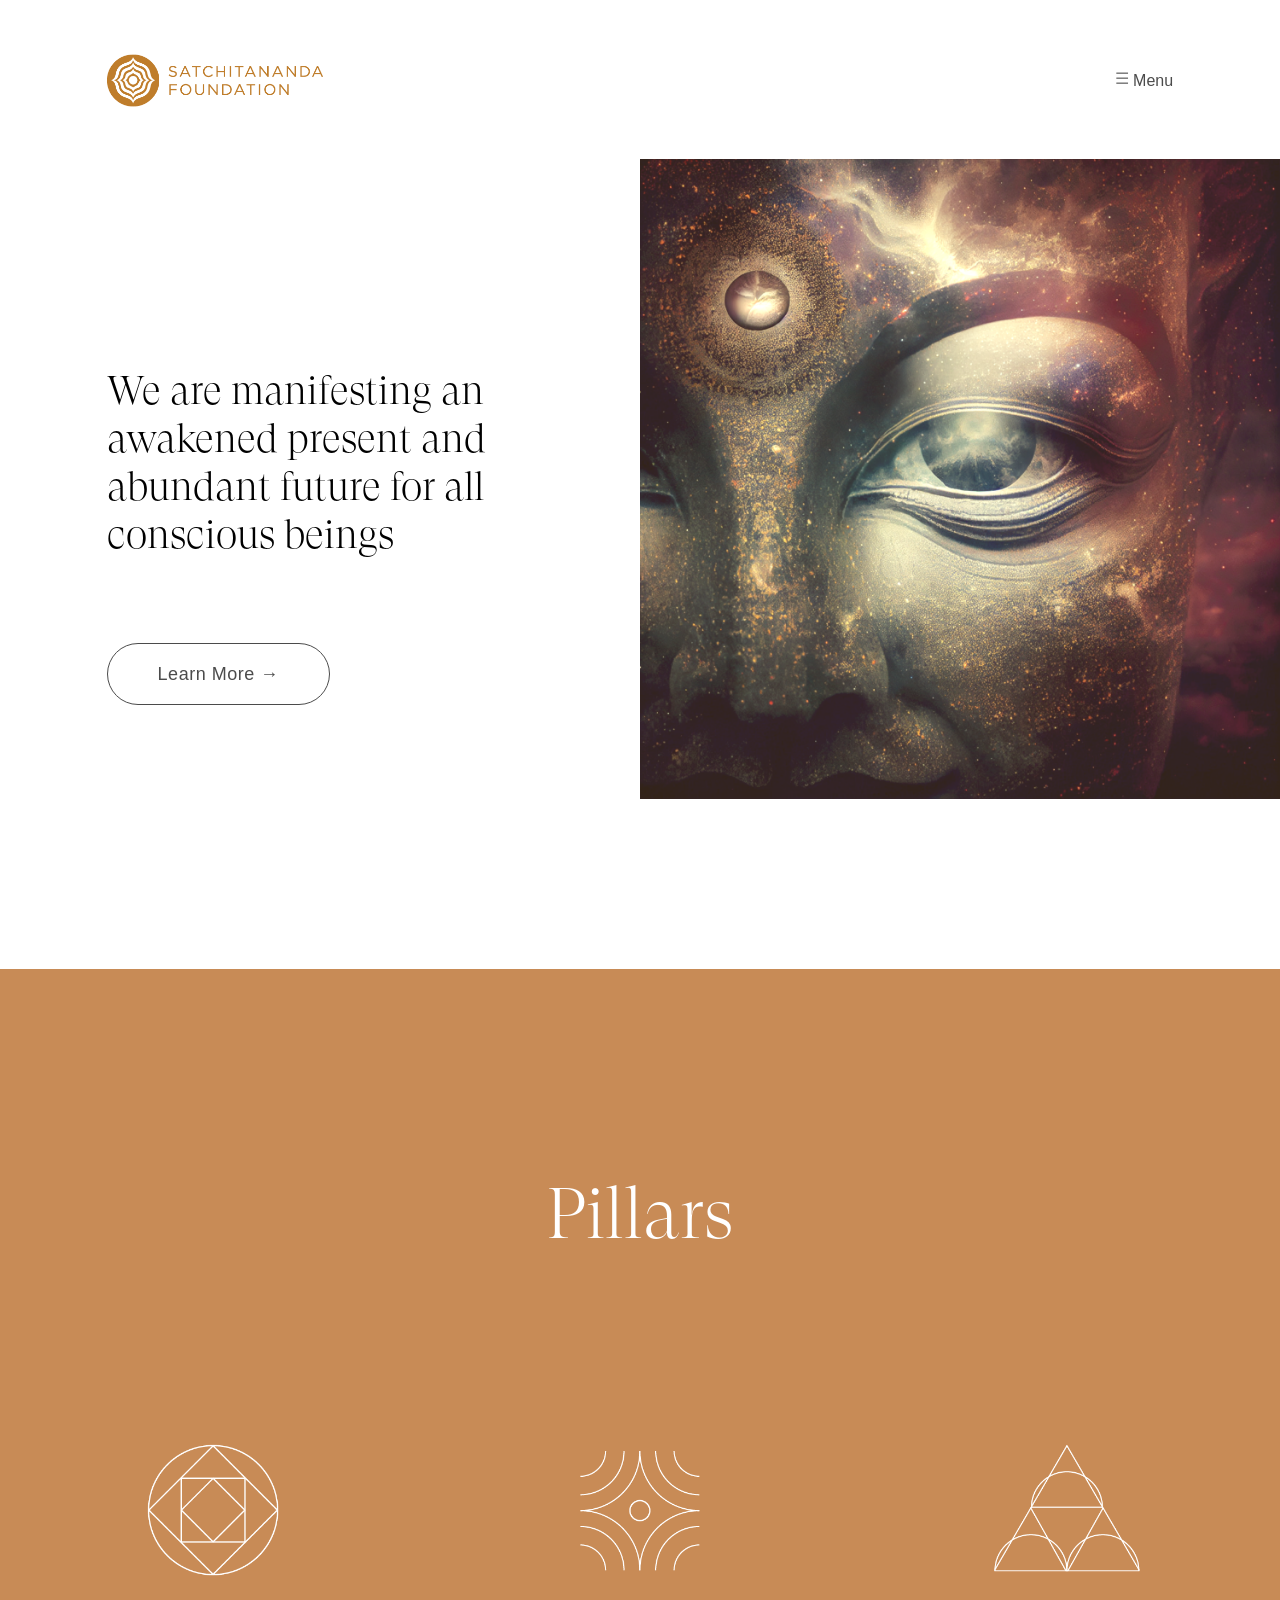
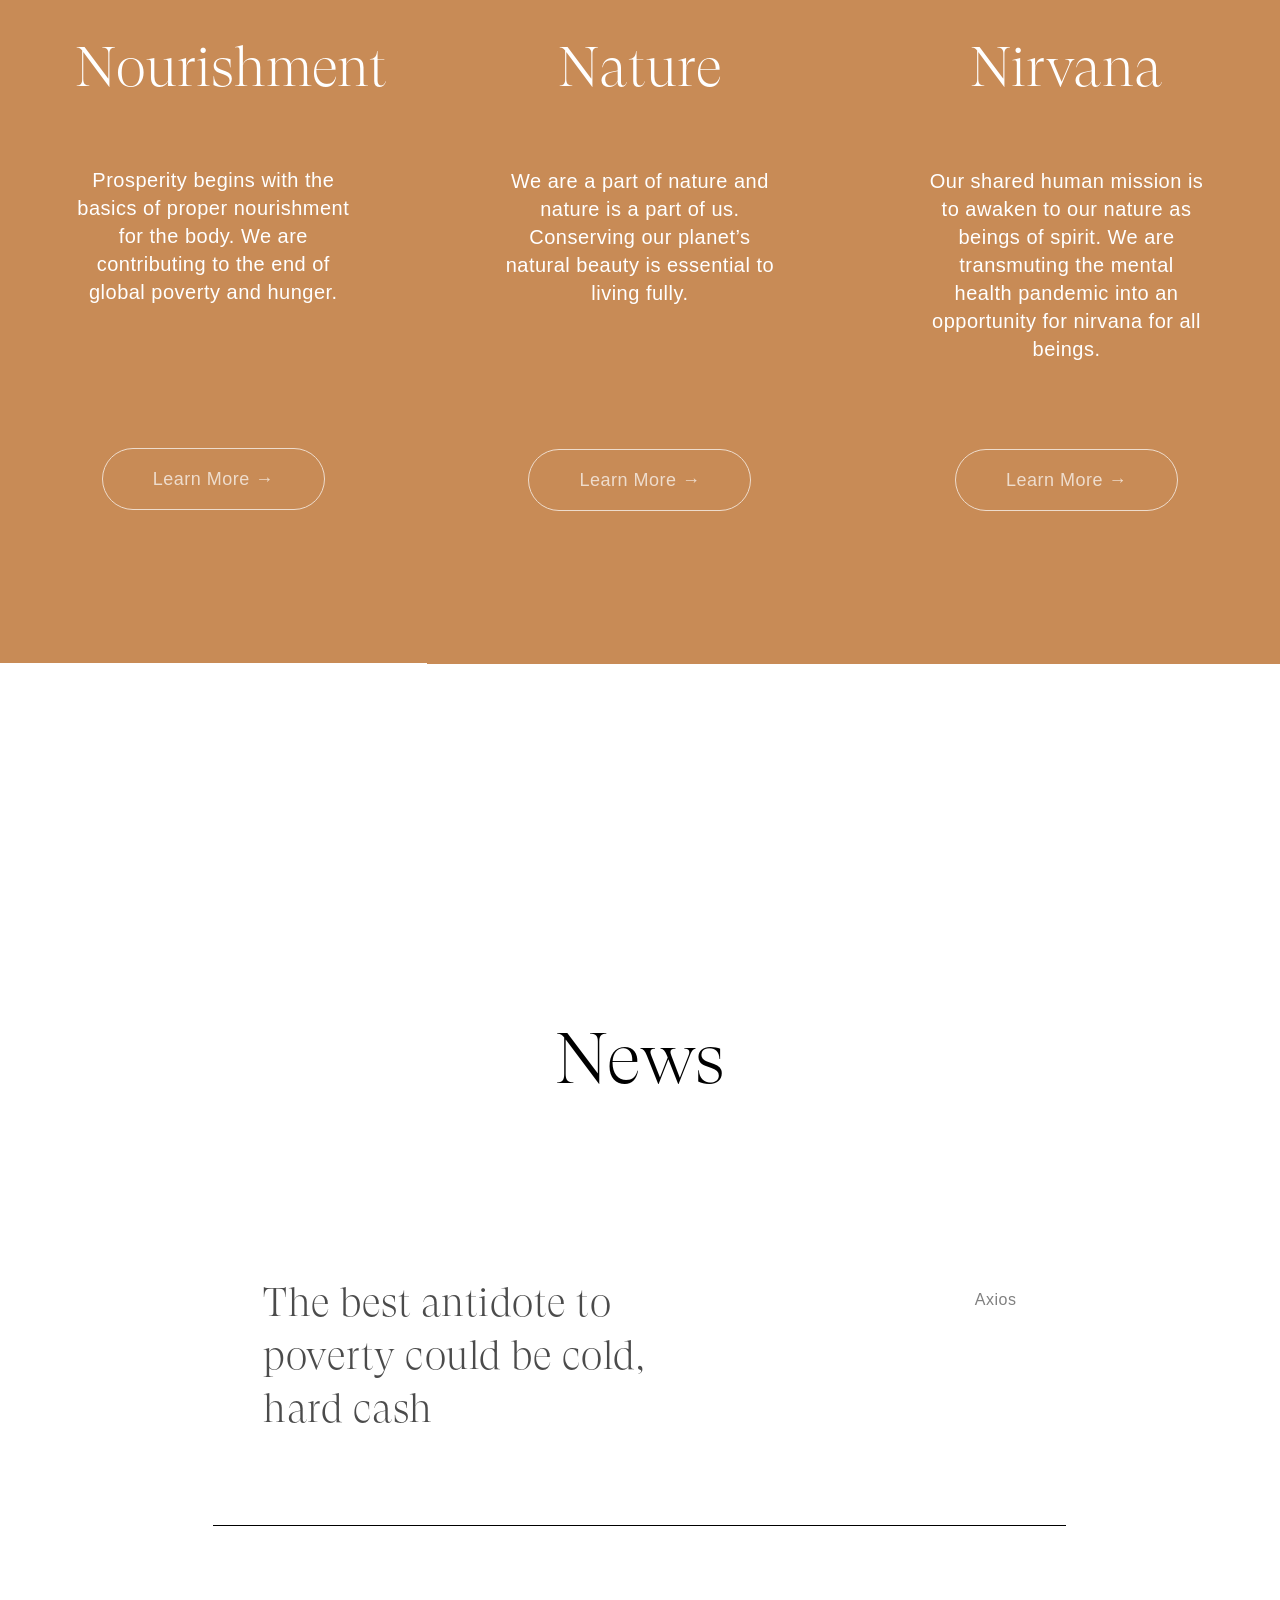
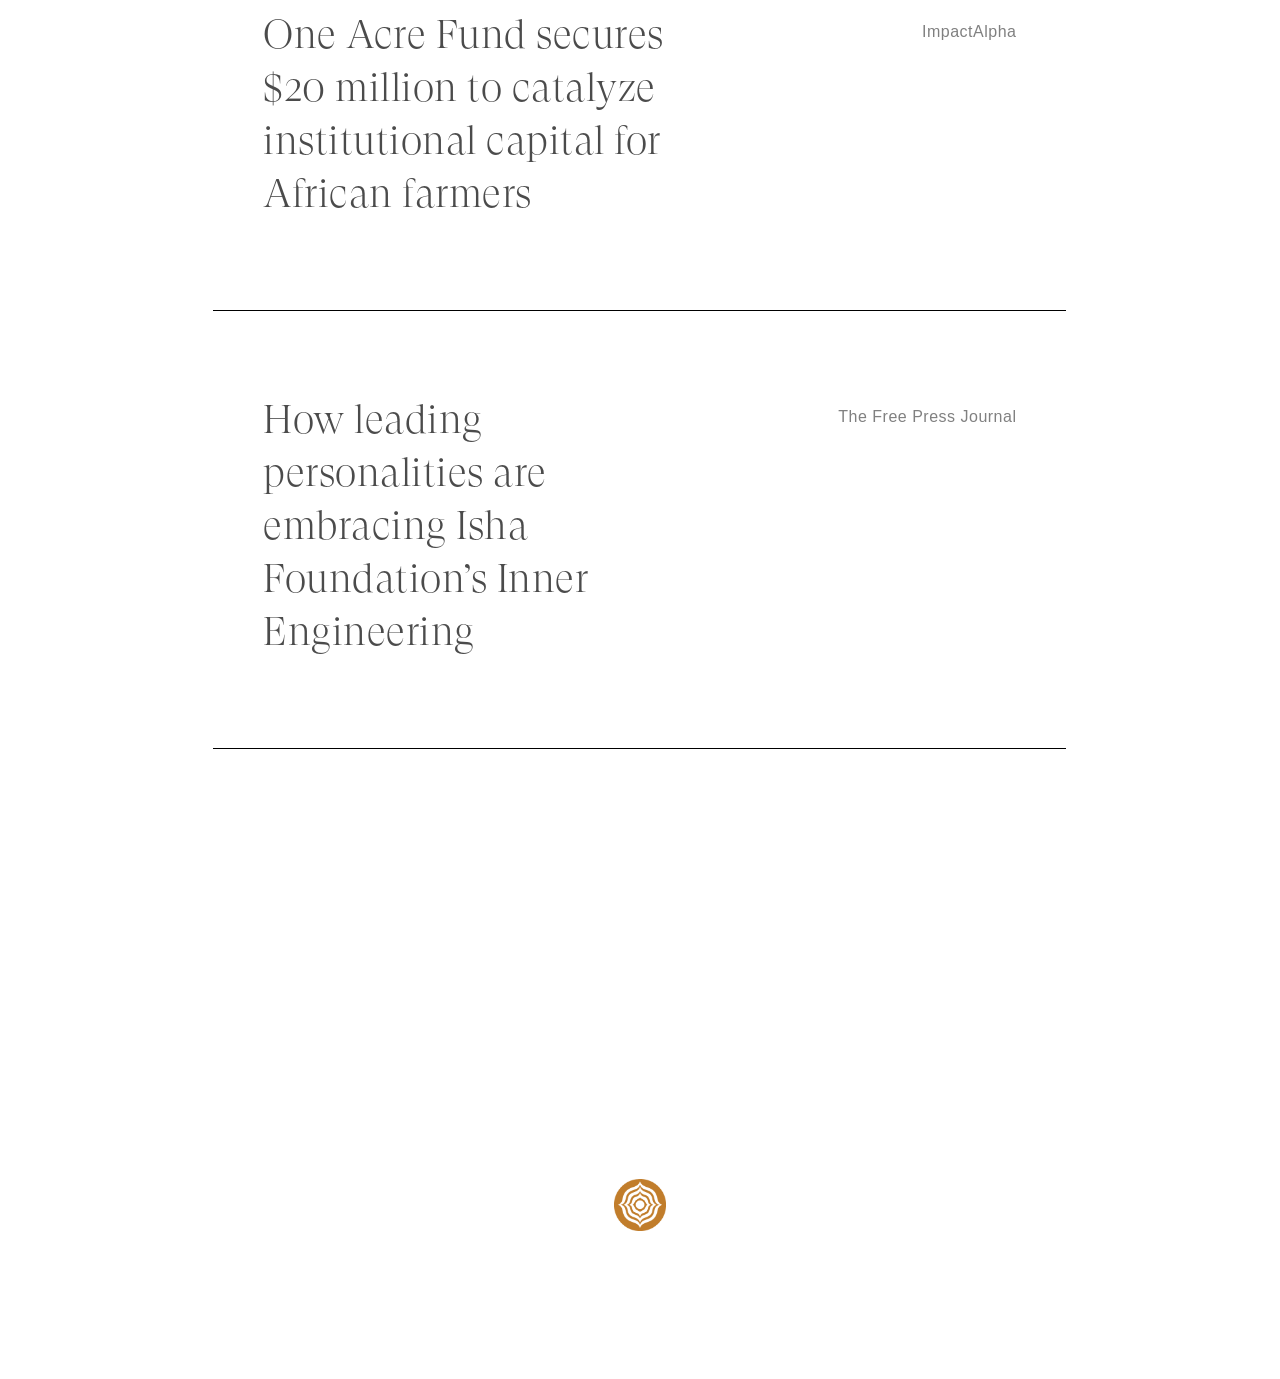
<file: index.html>
<!DOCTYPE HTML>
<html lang="en">
<head>
	<!-- 🌎 -->
	<script>
		var host = "www.satchitanandafoundation.com"
		if (window.location.host == host && window.location.protocol != "https:") {window.location.protocol = "https:"}
	</script>
	<!-- 🌟 -->
	<title>Satchitananda Foundation</title>
	<meta name="description" content="We are manifesting an awakened present and abundant future for all conscious beings">
	<!-- 🔎 -->
	<meta itemprop="name" content="Satchitananda Foundation">
	<meta itemprop="description" content="We are manifesting an awakened present and abundant future for all conscious beings">
	<meta itemprop="image" content="https://www.satchitanandafoundation.com/img/thumbnail-og.png">
	<meta property="og:title" content="Satchitananda Foundation">
	<meta property="og:description" content="We are manifesting an awakened present and abundant future for all conscious beings">
	<meta property="og:image" content="https://www.satchitanandafoundation.com/img/thumbnail-og.png">
	<meta property="og:url" content="https://www.satchitanandafoundation.com">
	<meta name="twitter:card" content="summary_large_image">
	<meta name="twitter:title" content="We are manifesting an awakened present and abundant future for all conscious beings">
	<meta name="twitter:image" content="https://www.satchitanandafoundation.com/img/thumbnail-tw.png">
	<meta charset="utf-8">
	<meta name="viewport" content="width=device-width, initial-scale=1">
	<!-- 💃 -->
	<link rel="shortcut icon" type="image/x-icon" href="img/fav.png">
	<link href="css/grid.css" rel="stylesheet">
	<link href="css/style.css" rel="stylesheet">
	<style>
		html, body {background-color: white;}
		#home-pillars-intro h2 {color: white;}
		#home-pillars-intro, .pillar-1, .pillar-2, .pillar-3 {background-color: #c88b56;}
	</style>
</head>
<body>
	<!-- NAV -->
	<div id="myNav" class="overlay">
		<a href="javascript:void(0)" class="closebtn" onclick="closeNav()">&times;</a>
		<div class="overlay-content">
			<a href="/">Home</a>
			<a href="about">About</a>
			<a href="nourishment">Nourishment</a>
			<a href="nature">Nature</a>
			<a href="nirvana">Nirvana</a>
			<!-- <a href="events">Events</a> -->
			<a href="https://blog.satchitananda.foundation" target="_blank">Blog</a>
		</div>
	</div>
	<!-- CONTENT -->
	<div class="container">
		<div class="row" id="nav">
			<div class="col-1"></div>
			<div class="col-5" id="imlogo">
				<a href="/" style="opacity: 1;"><img src="img/satchitananda-logo.png"></a>
			</div>
			<div class="col-5 right">
				<span onclick="openNav()" style="cursor:pointer;"><span id="hamburger" style="top:-2px;">&#9776;</span> Menu</span>
			</div>
			<div class="col-1"></div>
		</div>
	</div>
	<div class="container">
		<div class="row" id="home-intro">
			<div class="col-1"></div>
			<div class="col-4">
				<h1 class="superlight">We are manifesting an awakened present and abundant future for all conscious beings</h1>
				<a href="about.html">Learn More →</a>
			</div>
			<div class="col-1"></div>
			<div class="col-6">
				<img src="img/hero-01.png" width="100%">
			</div>
		</div>
	</div>
	<div class="container center" id="home-pillars-intro">
		<div class="row">
			<div class="col-3"></div>
			<div class="col-6">
				<h2 class="superlight">Pillars</h2>
				<!--<p>Some text here lorem ipsum dolor sit are dolor eufiat nulla pariatur.</p>-->
			</div>
			<div class="col-3"></div>
		</div>
	</div>
	<div class="container center" id="home-pillars">
		<div class="row">
			<div class="col-4 pillar-1">
				<img src="img/pillar-nourishment.png">
				<h3 class="superlight">Nourishment</h3>
				<p>Prosperity begins with the basics of proper nourishment for the body. We are contributing to the end of global poverty and hunger.</p>
				<a href="nourishment.html">Learn More →</a>
			</div>
			<div class="col-4 pillar-2">
				<img src="img/pillar-nature.png">
				<h3 class="superlight">Nature</h3>
				<p>We are a part of nature and nature is a part of us. Conserving our planet’s natural beauty is essential to living fully.</p>
				<a href="nature.html">Learn More →</a>
			</div>
			<div class="col-4 pillar-3">
				<img src="img/pillar-nirvana.png">
				<h3 class="superlight">Nirvana</h3>
				<p>Our shared human mission is to awaken to our nature as beings of spirit. We are transmuting the mental health pandemic into an opportunity for nirvana for all beings.</p>
				<a href="nirvana.html">Learn More →</a>
			</div>
		</div>
	</div>
	<!--
	<div class="container center" id="home-news">
		<div class="row home-news-intro">
			<div class="col-3"></div>
			<div class="col-6">
				<h2 class="superlight">Events</h2>
			</div>
			<div class="col-3"></div>
		</div>
		<div class="row news-border-container">
			<div class="col-2"></div>
			<div class="col-5 left">
				<p class="news-title"><a class="superlight" href="events">Raising Consciousness in the Tetons</a></p>
			</div>
			<div class="col-3 right">
				<p class="news-source">Jackson Hole</p>
			</div>
			<div class="col-2"></div>
		</div>
		<div class="row">
			<div class="col-2"></div>
			<div class="col-8 news-border"></div>
			<div class="col-2"></div>
		</div>
	</div>
	-->
	<div class="container center" id="home-news">
		<div class="row home-news-intro">
			<div class="col-3"></div>
			<div class="col-6">
				<h2 class="superlight">News</h2>
				<!--<p>Some text here lorem ipsum dolor sit are dolor iolore eu fugiat nulla pariatur.</p>-->
			</div>
			<div class="col-3"></div>
		</div>
		<div class="row news-border-container">
			<div class="col-2"></div>
			<div class="col-5 left">
				<p class="news-title"><a class="superlight" href="https://www.axios.com/givedirectly-cash-aid-poverty-pandemic-5806c1e6-aaff-4b41-bc17-98514d4e2431.html" target="_blank">The best antidote to poverty could be cold, hard cash</a></p>
			</div>
			<div class="col-3 right">
				<p class="news-source">Axios</p>
			</div>
			<div class="col-2"></div>
		</div>
		<div class="row">
			<div class="col-2"></div>
			<div class="col-8 news-border"></div>
			<div class="col-2"></div>
		</div>
		<div class="row news-border-container">
			<div class="col-2"></div>
			<div class="col-5 left">
				<p class="news-title"><a class="superlight" href="https://impactalpha.com/one-acre-fund-secures-20-million-to-catalyze-institutional-capital-for-african-farmers" target="_blank">One Acre Fund secures $20 million to catalyze institutional capital for African farmers</a></p>
			</div>
			<div class="col-3 right">
				<p class="news-source">ImpactAlpha</p>
			</div>
			<div class="col-2"></div>
		</div>
		<div class="row">
			<div class="col-2"></div>
			<div class="col-8 news-border"></div>
			<div class="col-2"></div>
		</div>
		<div class="row news-border-container">
			<div class="col-2"></div>
			<div class="col-5 left">
				<p class="news-title"><a class="superlight" href="https://www.freepressjournal.in/india/2021-started-with-a-spiritual-high-how-leading-personalities-are-embracing-isha-foundations-inner-engineering" target="_blank">How leading personalities are embracing Isha Foundation’s Inner Engineering</a></p>
			</div>
			<div class="col-3 right">
				<p class="news-source">The Free Press Journal</p>
			</div>
			<div class="col-2"></div>
		</div>
		<div class="row">
			<div class="col-2"></div>
			<div class="col-8 news-border"></div>
			<div class="col-2"></div>
		</div>
	</div>
	<!--
	<div class="container center" id="home-blog">
		<div class="row home-blog-intro">
			<div class="col-3"></div>
			<div class="col-6">
				<h2 class="superlight">Blog</h2>
				<p>Some text here lorem ipsum dolor sit amet, consectetur adipiscing elit, sed do eiusmod tempor incididunt ut labore et dolore magna aliqua. Ut enim ad minim veniam, quis nostrud exercitation ullamco laboris nisi ut aliquip ex ea commodo consequat. Duis aute irure dolor in reprehenderit in voluptate velit esse cillum dolore eu fugiat nulla pariatur.</p>
			</div>
			<div class="col-3"></div>
		</div>
		<div class="row">
			<div class="col-2"></div>
			<div class="col-6">
				<p class="blog-title superlight left">Lorem ipsum dolor sit amet</p>
			</div>
			<div class="col-2 right">
				<p class="blog-source">Aug 12, 2021</p>
			</div>
			<div class="col-2"></div>
		</div>
		<div class="row">
			<div class="col-2"></div>
			<div class="col-8 blog-border"></div>
			<div class="col-2"></div>
		</div>
		<div class="row">
			<div class="col-2"></div>
			<div class="col-6">
				<p class="blog-title superlight left">Lorem ipsum dolor sit amet</p>
			</div>
			<div class="col-2 right">
				<p class="blog-source">Aug 12, 2021</p>
			</div>
			<div class="col-2"></div>
		</div>
		<div class="row">
			<div class="col-2"></div>
			<div class="col-8 blog-border"></div>
			<div class="col-2"></div>
		</div>
		<div class="row">
			<div class="col-2"></div>
			<div class="col-6">
				<p class="blog-title superlight left">Lorem ipsum dolor sit amet</p>
			</div>
			<div class="col-2 right">
				<p class="blog-source">Aug 12, 2021</p>
			</div>
			<div class="col-2"></div>
		</div>
		<div class="row">
			<div class="col-2"></div>
			<div class="col-8 blog-border"></div>
			<div class="col-2"></div>
		</div>
	</div>
	-->
	<!-- FOOTER -->
	<div class="container center footer">
		<div class="row">
			<div class="col-12">
				<img src="img/fav.png">
			</div>
		</div>
	</div>
</body>
<script>
	/* Open */
	function openNav() {
		document.getElementById("myNav").style.display = "block";
	}
	/* Close */
	function closeNav() {
		document.getElementById("myNav").style.display = "none";
	}
</script>
</html>
</file>
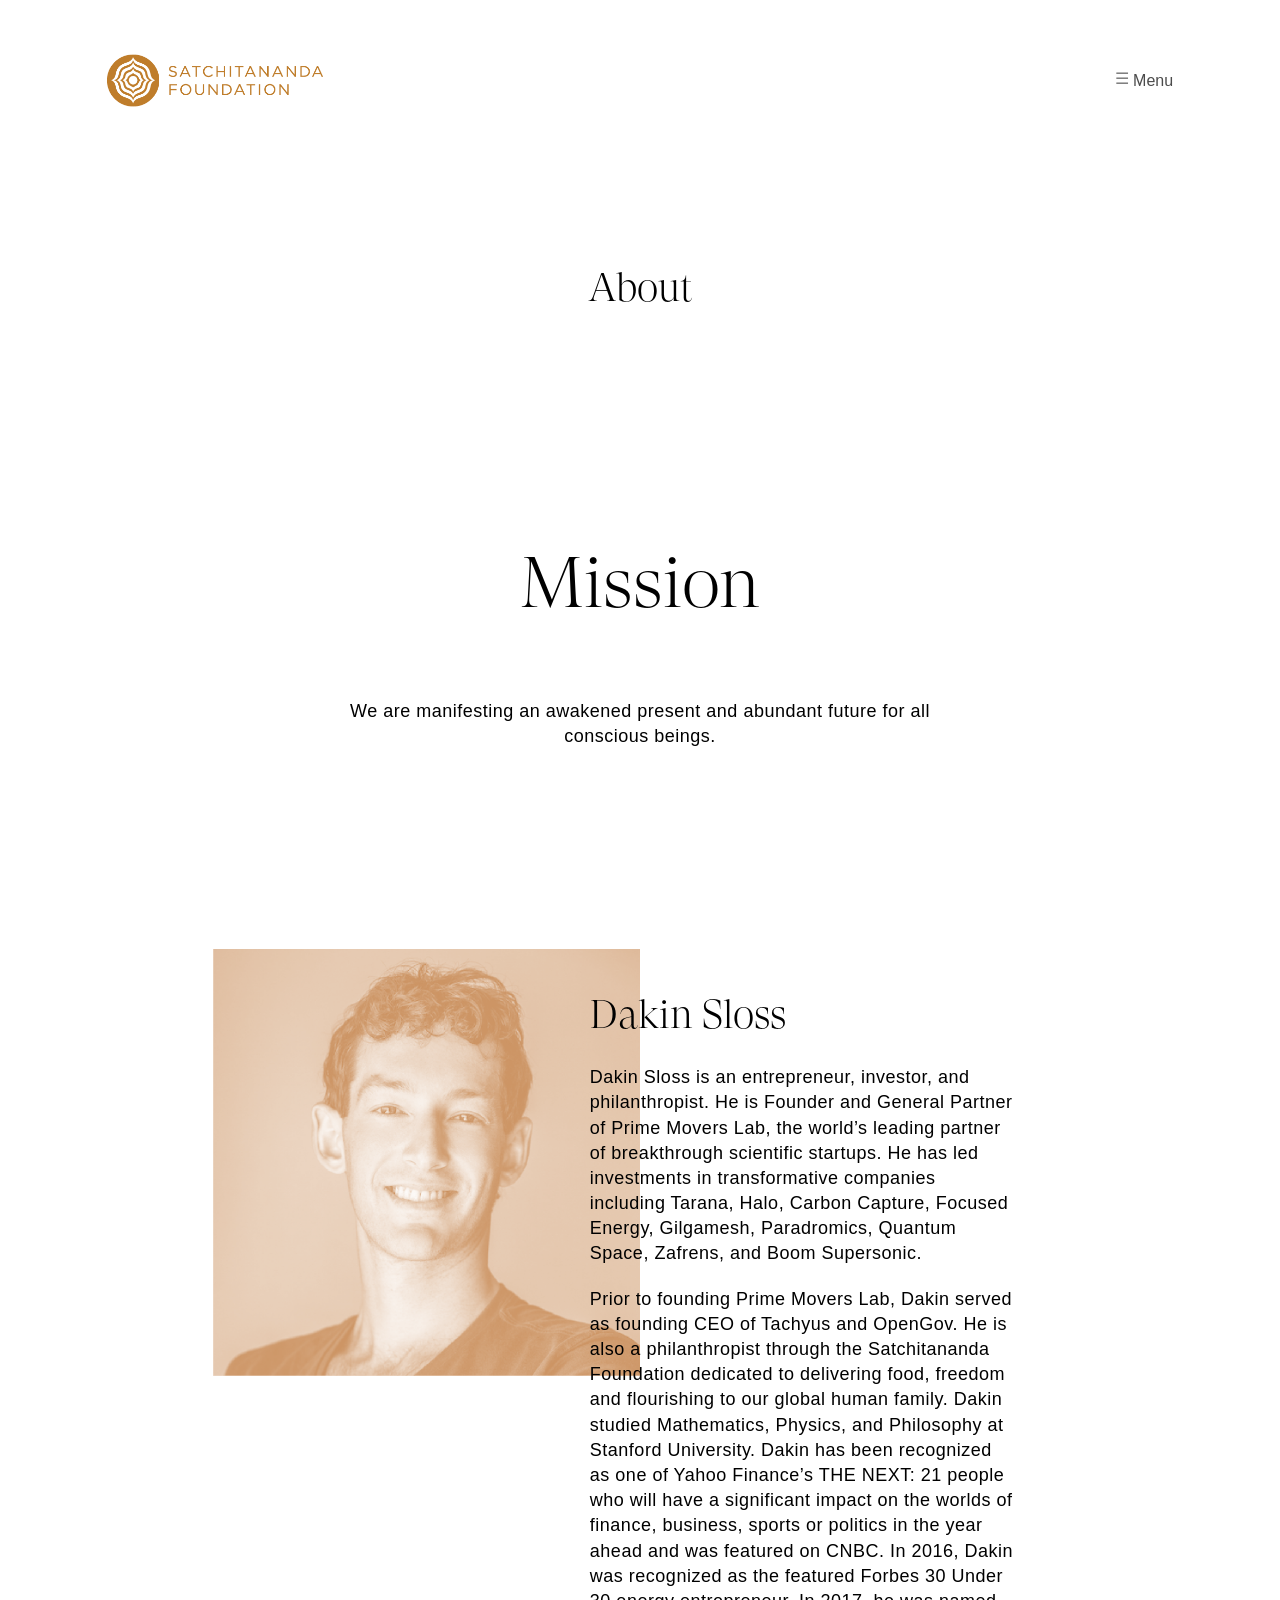
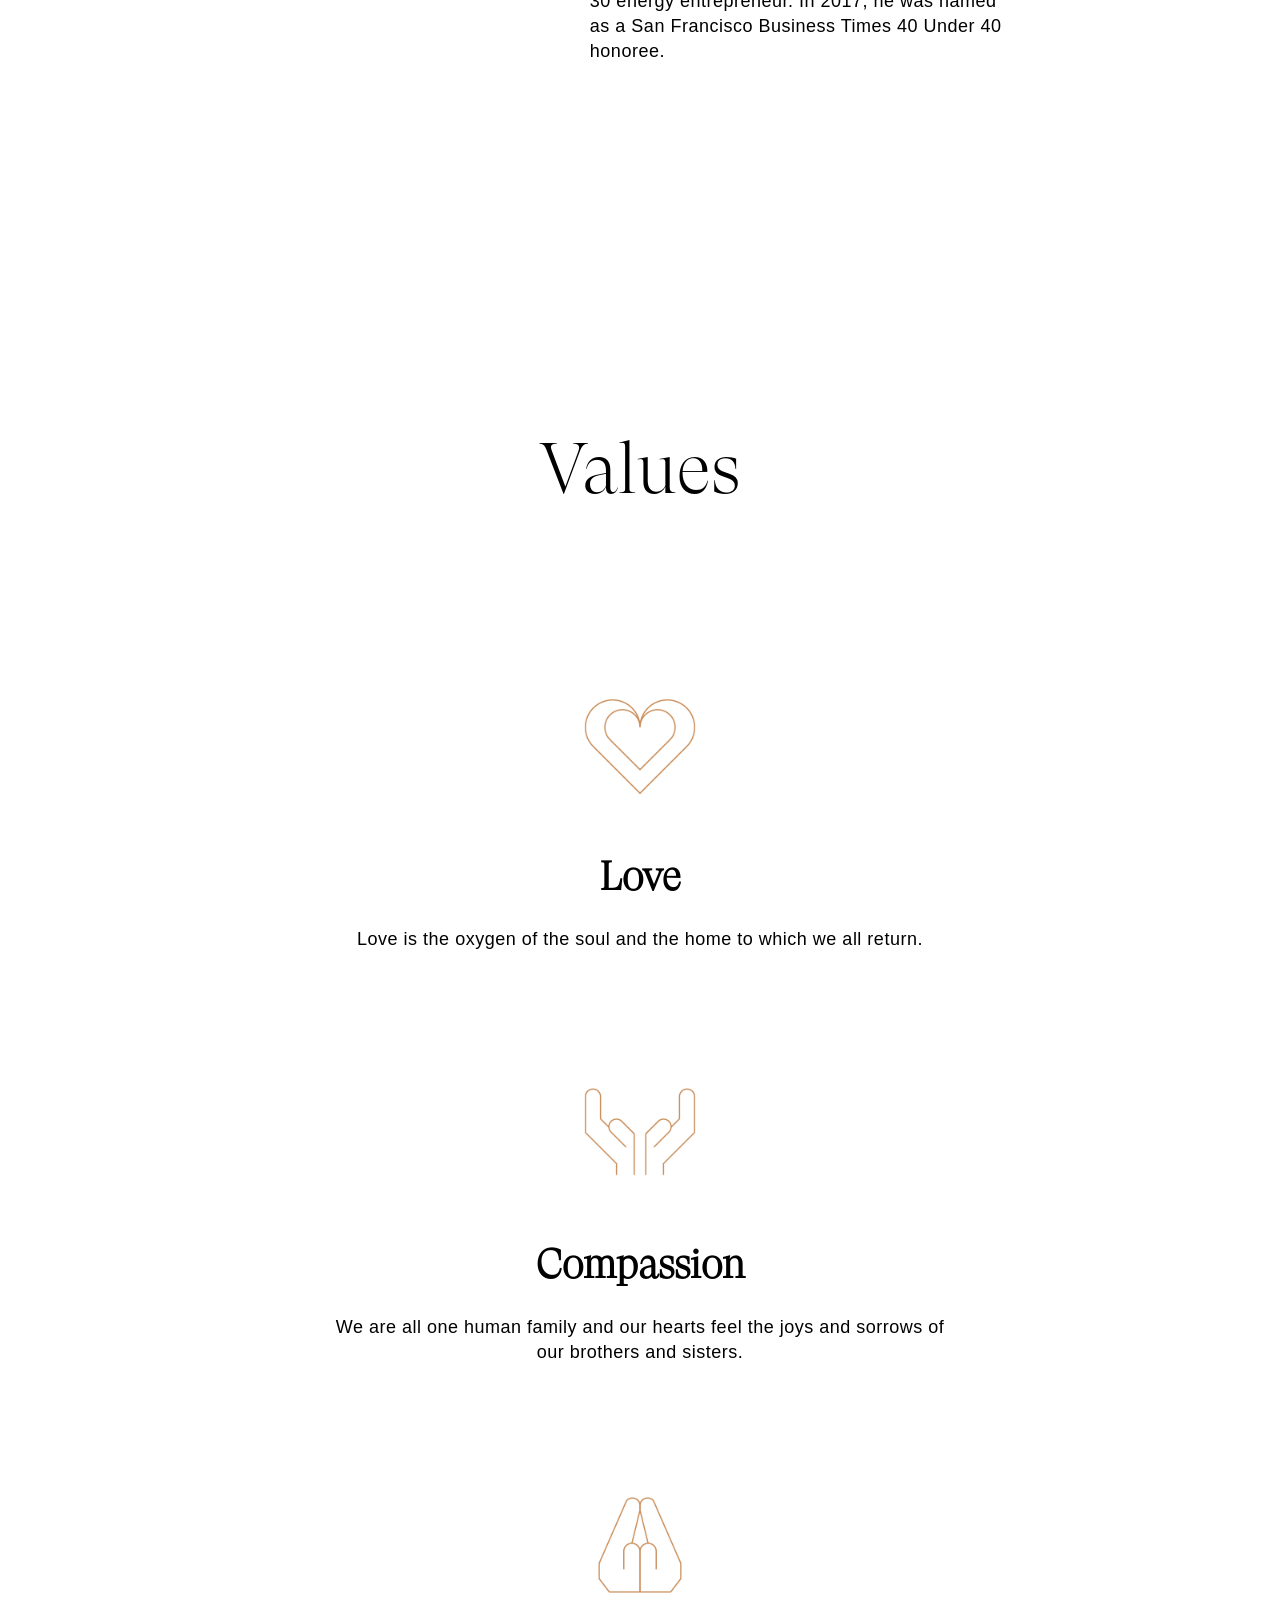
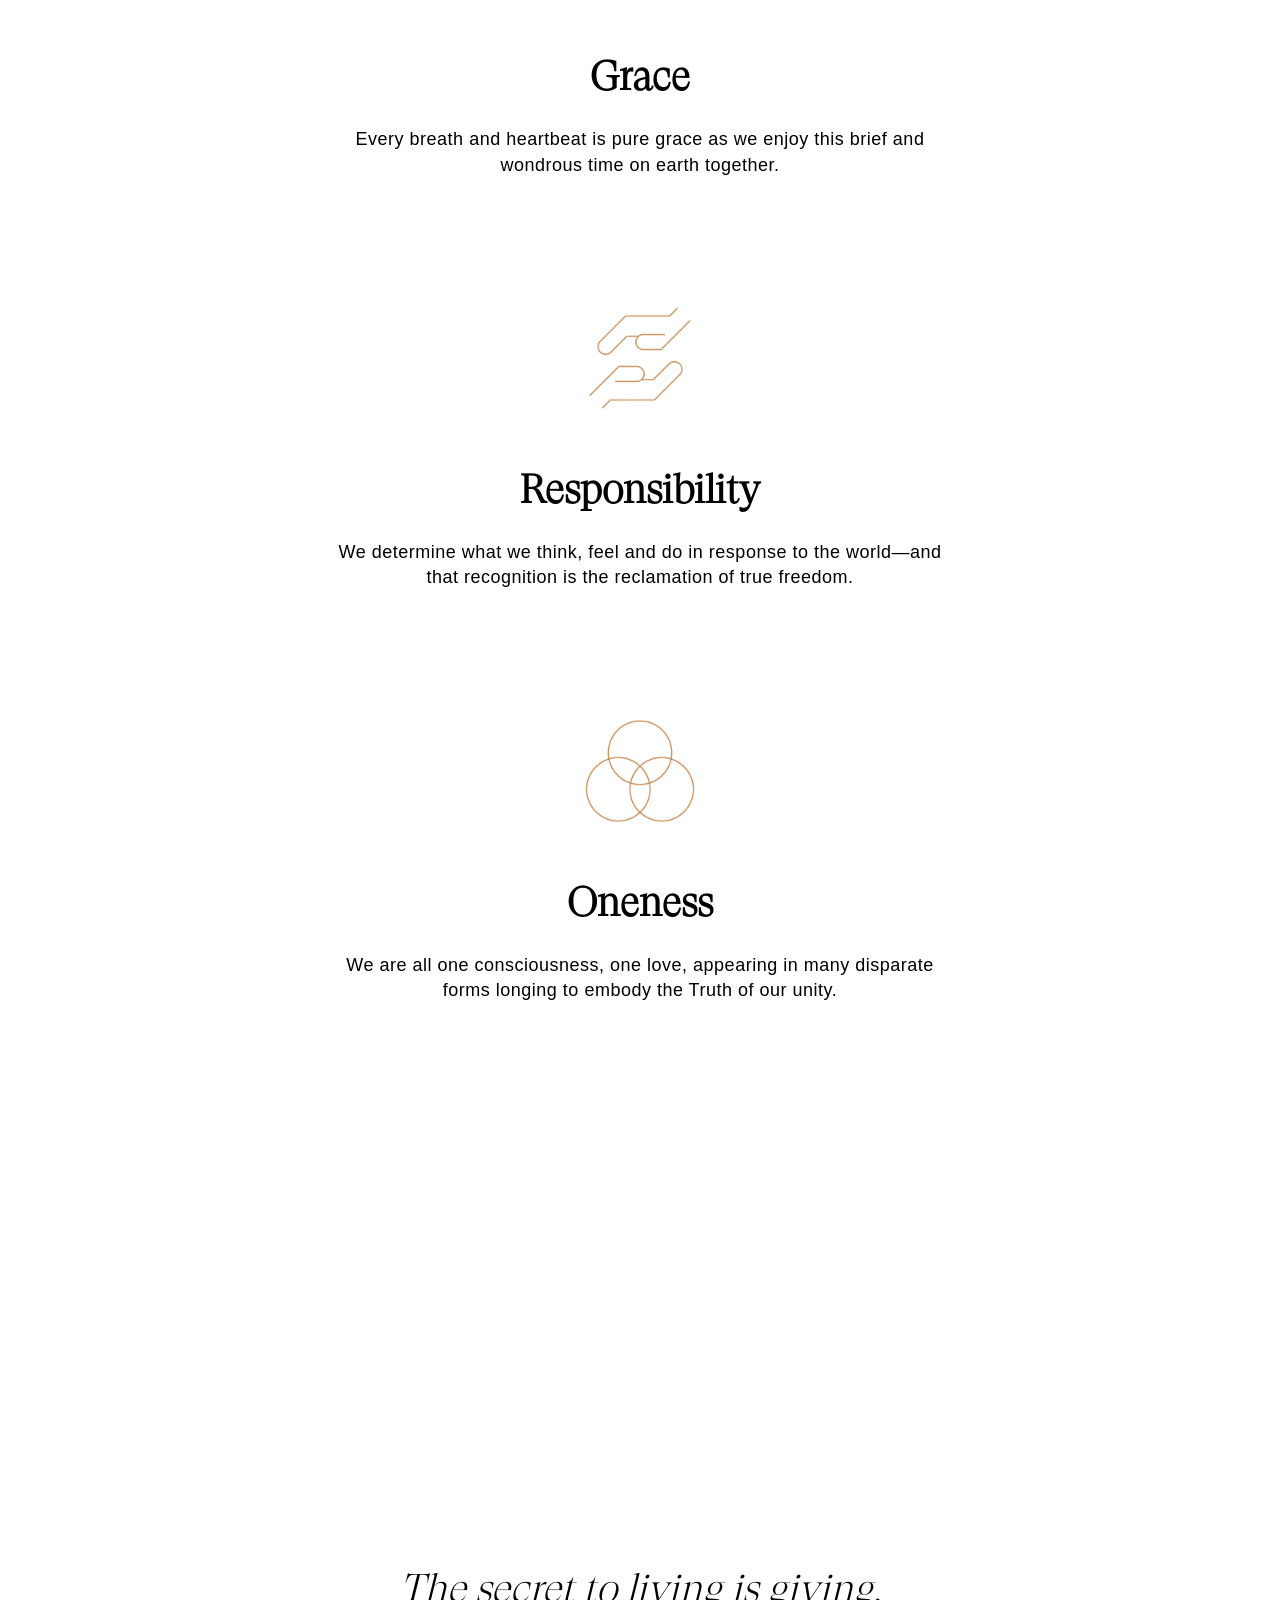
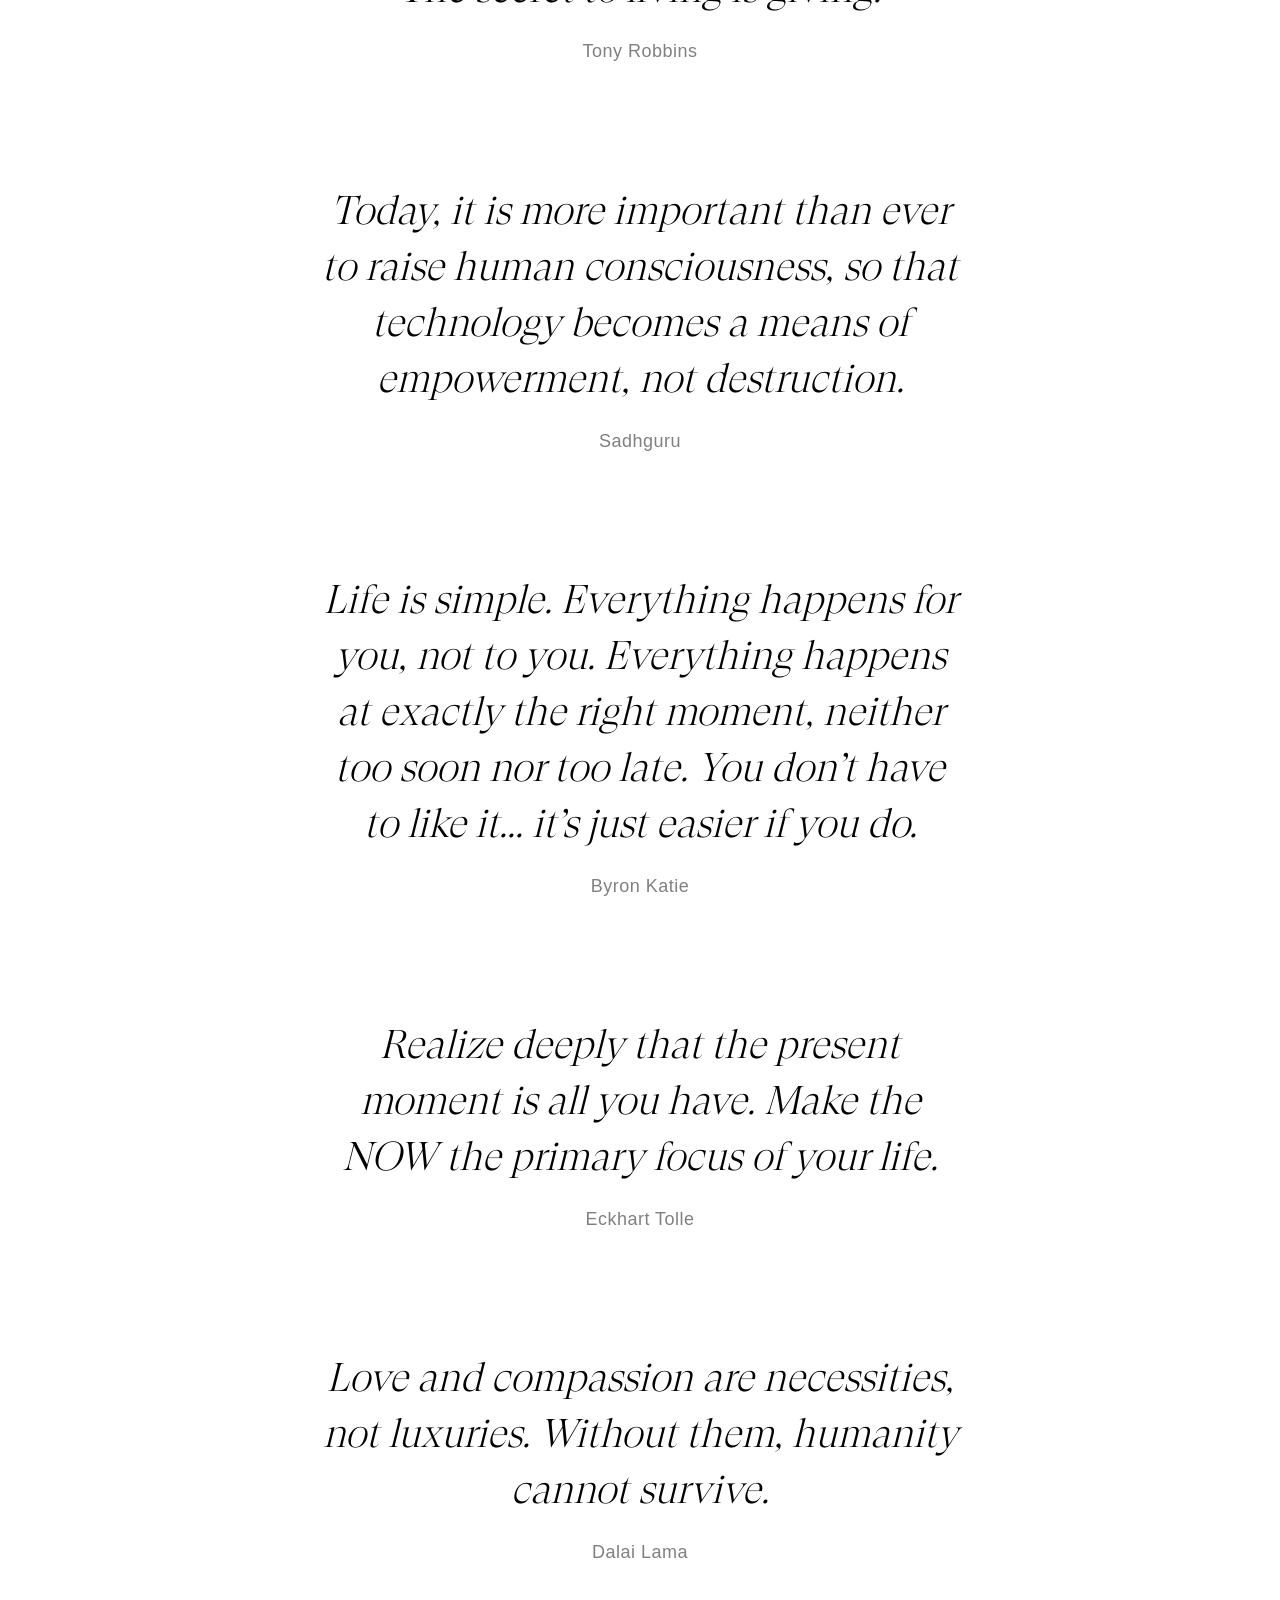
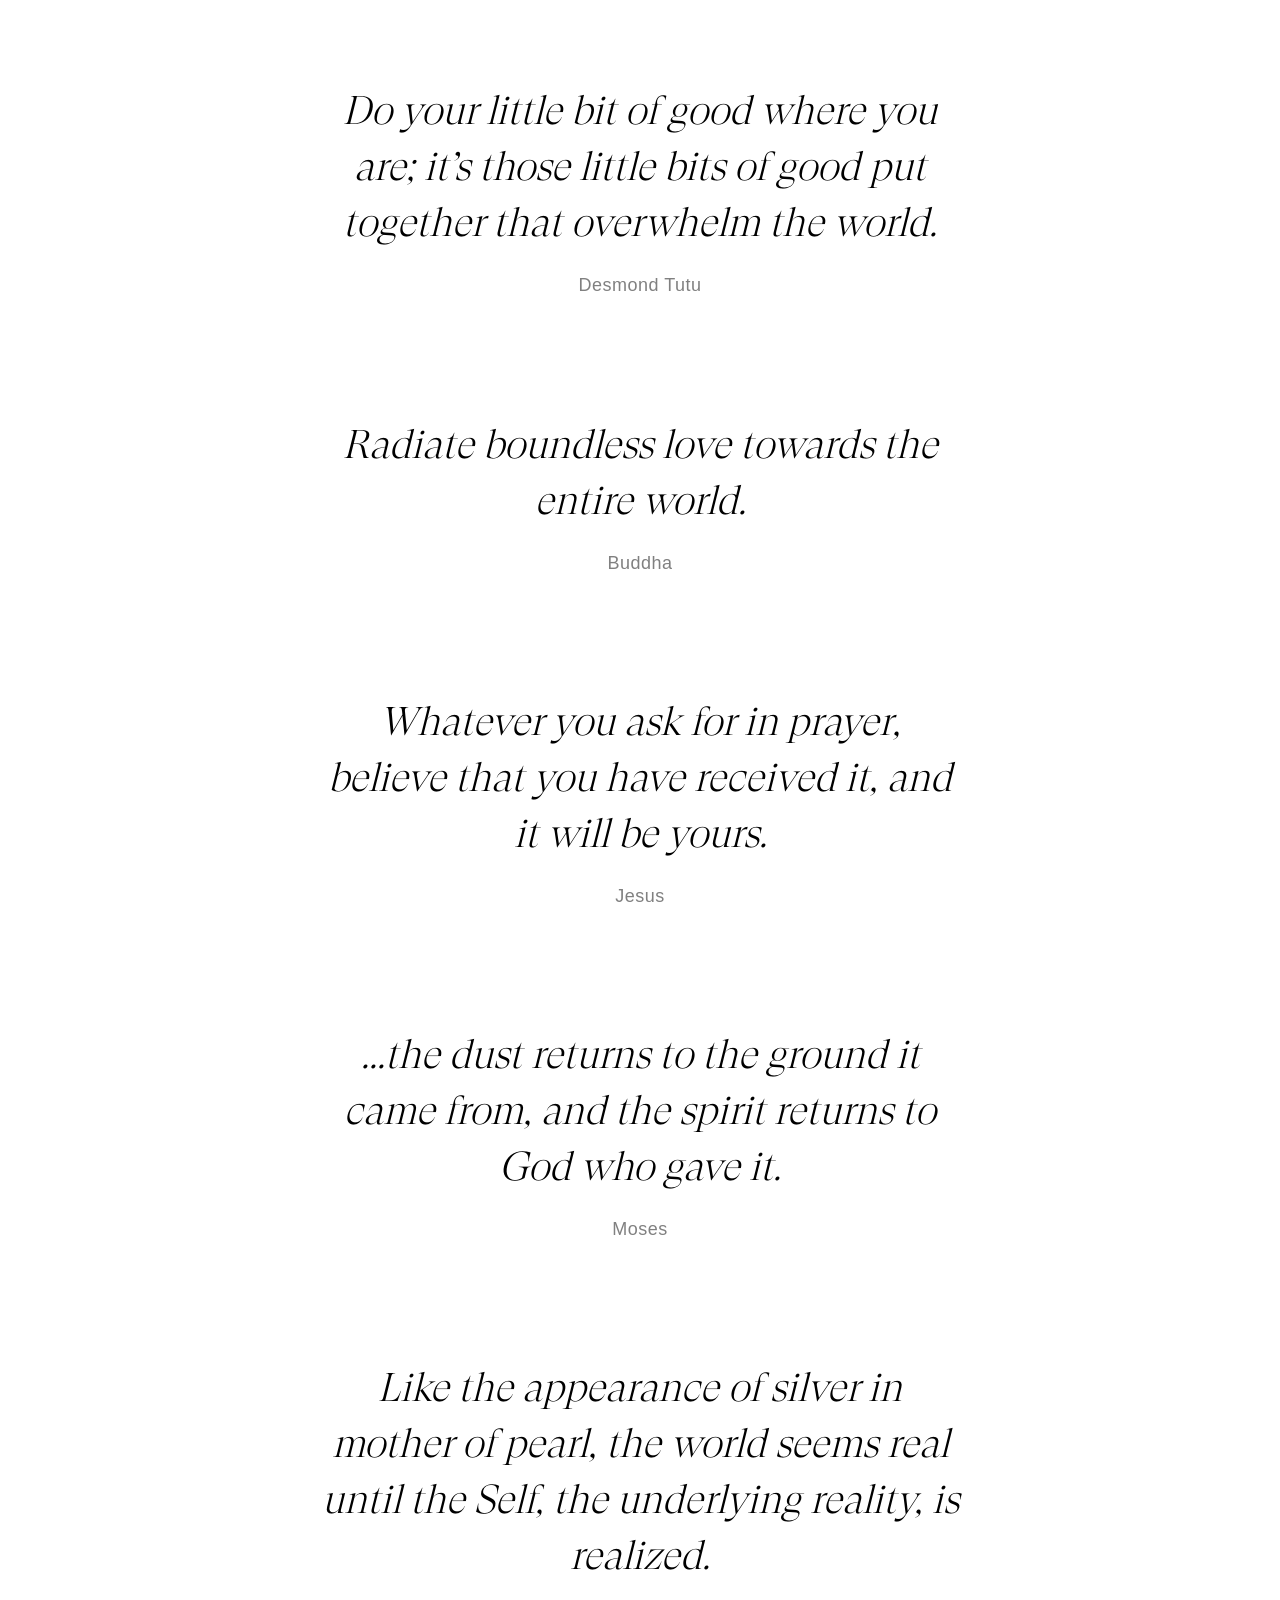
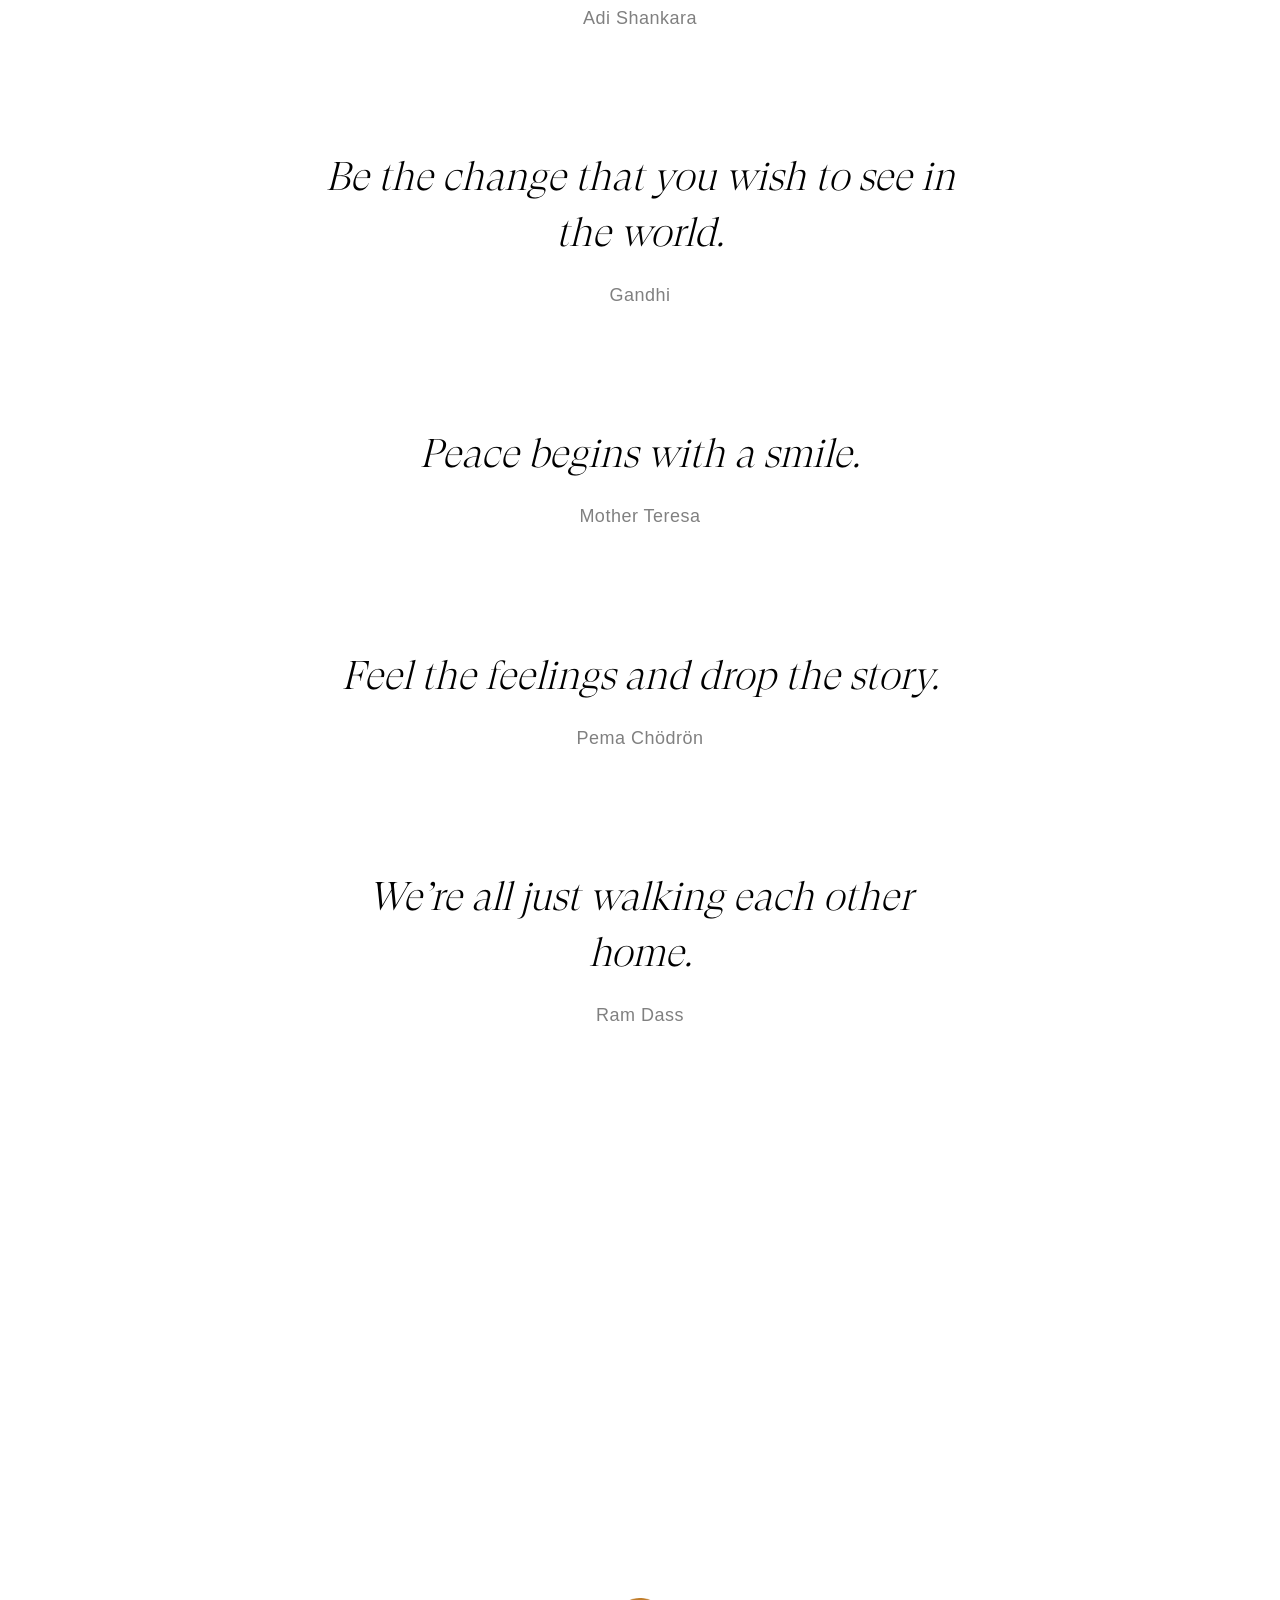
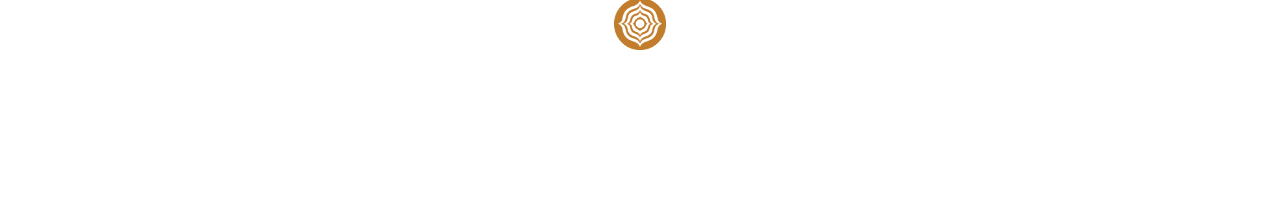
<file: about.html>
<!DOCTYPE HTML>
<html lang="en">
<head>
	<!-- 🌎 -->
	<script>
		var host = "www.satchitanandafoundation.com"
		if (window.location.host == host && window.location.protocol != "https:") {window.location.protocol = "https:"}
	</script>
	<!-- 🌟 -->
	<title>Satchitananda Foundation</title>
	<meta name="description" content="We are manifesting an awakened present and abundant future for all conscious beings">
	<!-- 🔎 -->
	<meta itemprop="name" content="Satchitananda Foundation">
	<meta itemprop="description" content="We are manifesting an awakened present and abundant future for all conscious beings">
	<meta itemprop="image" content="https://www.satchitanandafoundation.com/img/thumbnail-og.png">
	<meta property="og:title" content="Satchitananda Foundation">
	<meta property="og:description" content="We are manifesting an awakened present and abundant future for all conscious beings">
	<meta property="og:image" content="https://www.satchitanandafoundation.com/img/thumbnail-og.png">
	<meta property="og:url" content="https://www.satchitanandafoundation.com">
	<meta name="twitter:card" content="summary_large_image">
	<meta name="twitter:title" content="We are manifesting an awakened present and abundant future for all conscious beings">
	<meta name="twitter:image" content="https://www.satchitanandafoundation.com/img/thumbnail-tw.png">
	<meta charset="utf-8">
	<meta name="viewport" content="width=device-width, initial-scale=1">
	<!-- 💃 -->
	<link rel="shortcut icon" type="image/x-icon" href="img/fav.png">
	<link href="css/grid.css" rel="stylesheet">
	<link href="css/style.css" rel="stylesheet">
</head>
<body>
	<!-- NAV -->
	<div id="myNav" class="overlay">
		<a href="javascript:void(0)" class="closebtn" onclick="closeNav()">&times;</a>
		<div class="overlay-content">
			<a href="/">Home</a>
			<a href="about">About</a>
			<a href="nourishment">Nourishment</a>
			<a href="nature">Nature</a>
			<a href="nirvana">Nirvana</a>
			<!-- <a href="events">Events</a> -->
			<a href="https://blog.satchitananda.foundation" target="_blank">Blog</a>
		</div>
	</div>
	<!-- CONTENT -->
	<div class="container">
		<div class="row" id="nav">
			<div class="col-1"></div>
			<div class="col-5" id="imlogo">
				<a href="/" style="opacity: 1;"><img src="img/satchitananda-logo.png"></a>
			</div>
			<div class="col-5 right">
				<span onclick="openNav()" style="cursor:pointer;"><span id="hamburger" style="top:-2px;">&#9776;</span> Menu</span>
			</div>
			<div class="col-1"></div>
		</div>
		<div class="row" id="about-intro">
			<div class="col-12 center">
				<h1 class="superlight">About</h1>
			</div>
		</div>
	</div>
	<div class="container center" id="home-news">
		<div class="row home-news-intro" id="about-intro-text">
			<div class="col-3"></div>
			<div class="col-6" id="about-mission">
				<h2 class="superlight">Mission</h2>
				<p>We are manifesting an awakened present and abundant future for all conscious beings.</p>
			</div>
			<div class="col-3"></div>
		</div>
	</div>
	<div class="container team" style="margin-top: 200px;">
		<!--
		<div class="row">
			<div class="col-12 center">
				<h2 class="superlight">Team</h2>
			</div>
		</div>
		-->
		<div class="row">
			<div class="col-2"></div>
			<div class="col-4">
				<img src="img/dakin.png" width="100%">
			</div>
			<div class="col-4 offset-left">
				<h3 class="superlight">Dakin Sloss</h3>
				<p>Dakin Sloss is an entrepreneur, investor, and philanthropist. He is Founder and General Partner of Prime Movers Lab, the world’s leading partner of breakthrough scientific startups. He has led investments in transformative companies including Tarana, Halo, Carbon Capture, Focused Energy, Gilgamesh, Paradromics, Quantum Space, Zafrens, and Boom Supersonic.</p>
				<p>Prior to founding Prime Movers Lab, Dakin served as founding CEO of Tachyus and OpenGov. He is also a philanthropist through the Satchitananda Foundation dedicated to delivering food, freedom and flourishing to our global human family. Dakin studied Mathematics, Physics, and Philosophy at Stanford University. Dakin has been recognized as one of Yahoo Finance’s THE NEXT: 21 people who will have a significant impact on the worlds of finance, business, sports or politics in the year ahead and was featured on CNBC. In 2016, Dakin was recognized as the featured Forbes 30 Under 30 energy entrepreneur. In 2017, he was named as a San Francisco Business Times 40 Under 40 honoree.</p>
			</div>
			<div class="col-2"></div>
		</div>
	</div>
	<div class="container team" style="margin-top: 300px;">
		<div class="row">
			<div class="col-12 center">
				<h2 class="superlight">Values</h2>
			</div>
		</div>
		<div class="container center about-outcomes" style="margin-top:0;">
			<div class="row home-blog-intro" id="values-icons">
				<div class="col-3"></div>
				<div class="col-6">
					<img src="img/values/love.png">
					<h3>Love</h3>
					<p>Love is the oxygen of the soul and the home to which we all return.</p>
					<img src="img/values/compassion.png">
					<h3>Compassion</h3>
					<p>We are all one human family and our hearts feel the joys and sorrows of our brothers and sisters.</p>
					<img src="img/values/grace.png">
					<h3>Grace</h3>
					<p>Every breath and heartbeat is pure grace as we enjoy this brief and wondrous time on earth together.</p>
					<img src="img/values/responsibility.png">
					<h3>Responsibility</h3>
					<p>We determine what we think, feel and do in response to the world—and that recognition is the reclamation of true freedom.</p>
					<img src="img/values/oneness.png">
					<h3>Oneness</h3>
					<p>We are all one consciousness, one love, appearing in many disparate forms longing to embody the Truth of our unity.</p>				
				</div>
				<div class="col-3"></div>
			</div>
		</div>
	</div>
	<div class="container team" style="margin-top: 400px;">
		<div class="container center about-outcomes" id="quotes">
			<div class="row home-blog-intro">
				<div class="col-3"></div>
				<div class="col-6">
					<h3 class="superLlightitalic">The secret to living is giving.</h3>
					<p>Tony Robbins</p>
					<h3 class="superLlightitalic">Today, it is more important than ever to raise human consciousness, so that technology becomes a means of empowerment, not destruction.</h3>
					<p>Sadhguru</p>
					<h3 class="superLlightitalic">Life is simple. Everything happens for you, not to you. Everything happens at exactly the right moment, neither too soon nor too late. You don’t have to like it... it’s just easier if you do.</h3>
					<p>Byron Katie</p>
					<h3 class="superLlightitalic">Realize deeply that the present moment is all you have. Make the NOW the primary focus of your life.</h3>
					<p>Eckhart Tolle</p>
					<h3 class="superLlightitalic">Love and compassion are necessities, not luxuries. Without them, humanity cannot survive.</h3>
					<p>Dalai Lama</p>
					<h3 class="superLlightitalic">Do your little bit of good where you are; it’s those little bits of good put together that overwhelm the world.</h3>
					<p>Desmond Tutu</p>
					<h3 class="superLlightitalic">Radiate boundless love towards the entire world.</h3>
					<p>Buddha</p>
					<h3 class="superLlightitalic">Whatever you ask for in prayer, believe that you have received it, and it will be yours.</h3>
					<p>Jesus</p>
					<h3 class="superLlightitalic">...the dust returns to the ground it came from, and the spirit returns to God who gave it.</h3>
					<p>Moses</p>
					<h3 class="superLlightitalic">Like the appearance of silver in mother of pearl, the world seems real until the Self, the underlying reality, is realized.</h3>
					<p>Adi Shankara</p>
					<h3 class="superLlightitalic">Be the change that you wish to see in the world.</h3>
					<p>Gandhi</p>
					<h3 class="superLlightitalic">Peace begins with a smile.</h3>
					<p>Mother Teresa</p>
					<h3 class="superLlightitalic">Feel the feelings and drop the story.</h3>
					<p>Pema Chödrön</p>
					<h3 class="superLlightitalic">We’re all just walking each other home.</h3>
					<p>Ram Dass</p>
				</div>
				<div class="col-3"></div>
			</div>
		</div>
	</div>
	<!-- FOOTER -->
	<div class="container center footer">
		<div class="row">
			<div class="col-12">
				<img src="img/fav.png">
			</div>
		</div>
	</div>
</body>
<script>
/* Open */
function openNav() {
	document.getElementById("myNav").style.display = "block";
}
/* Close */
function closeNav() {
	document.getElementById("myNav").style.display = "none";
}
</script>
</html>
</file>
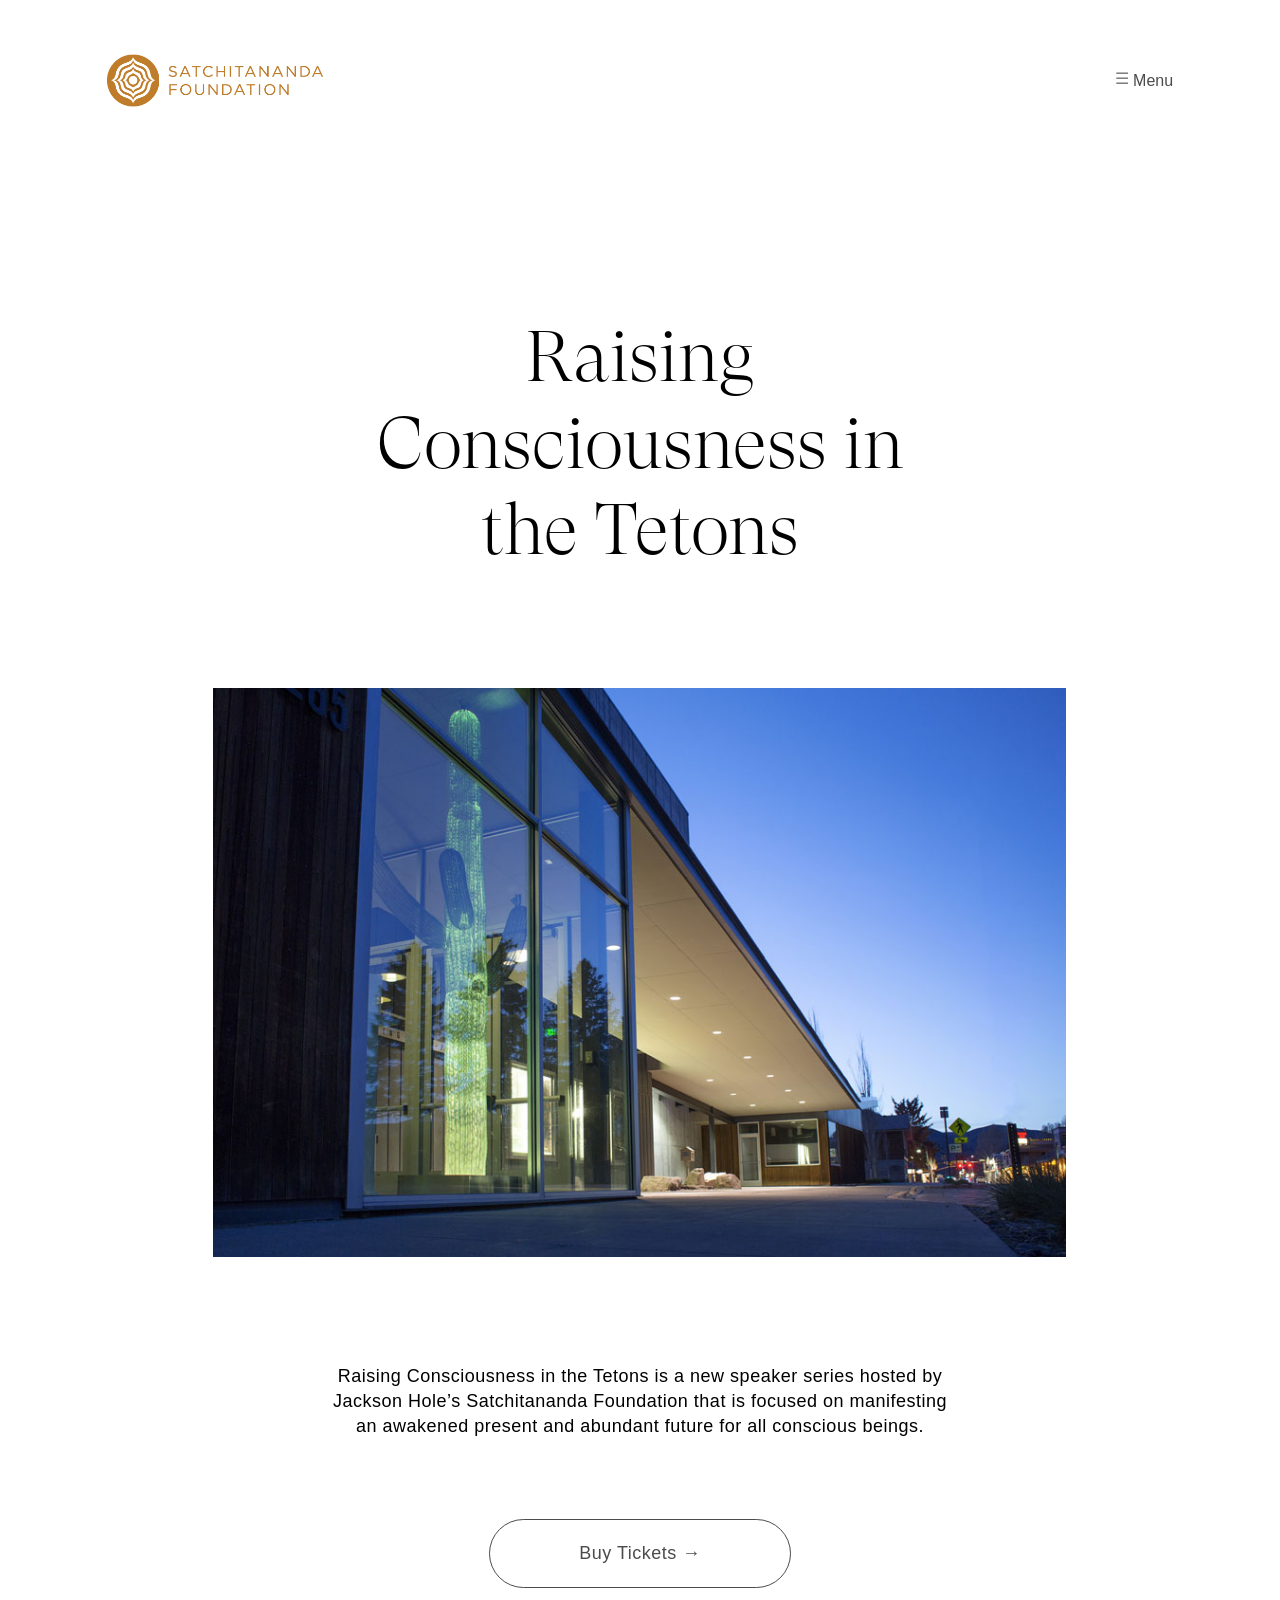
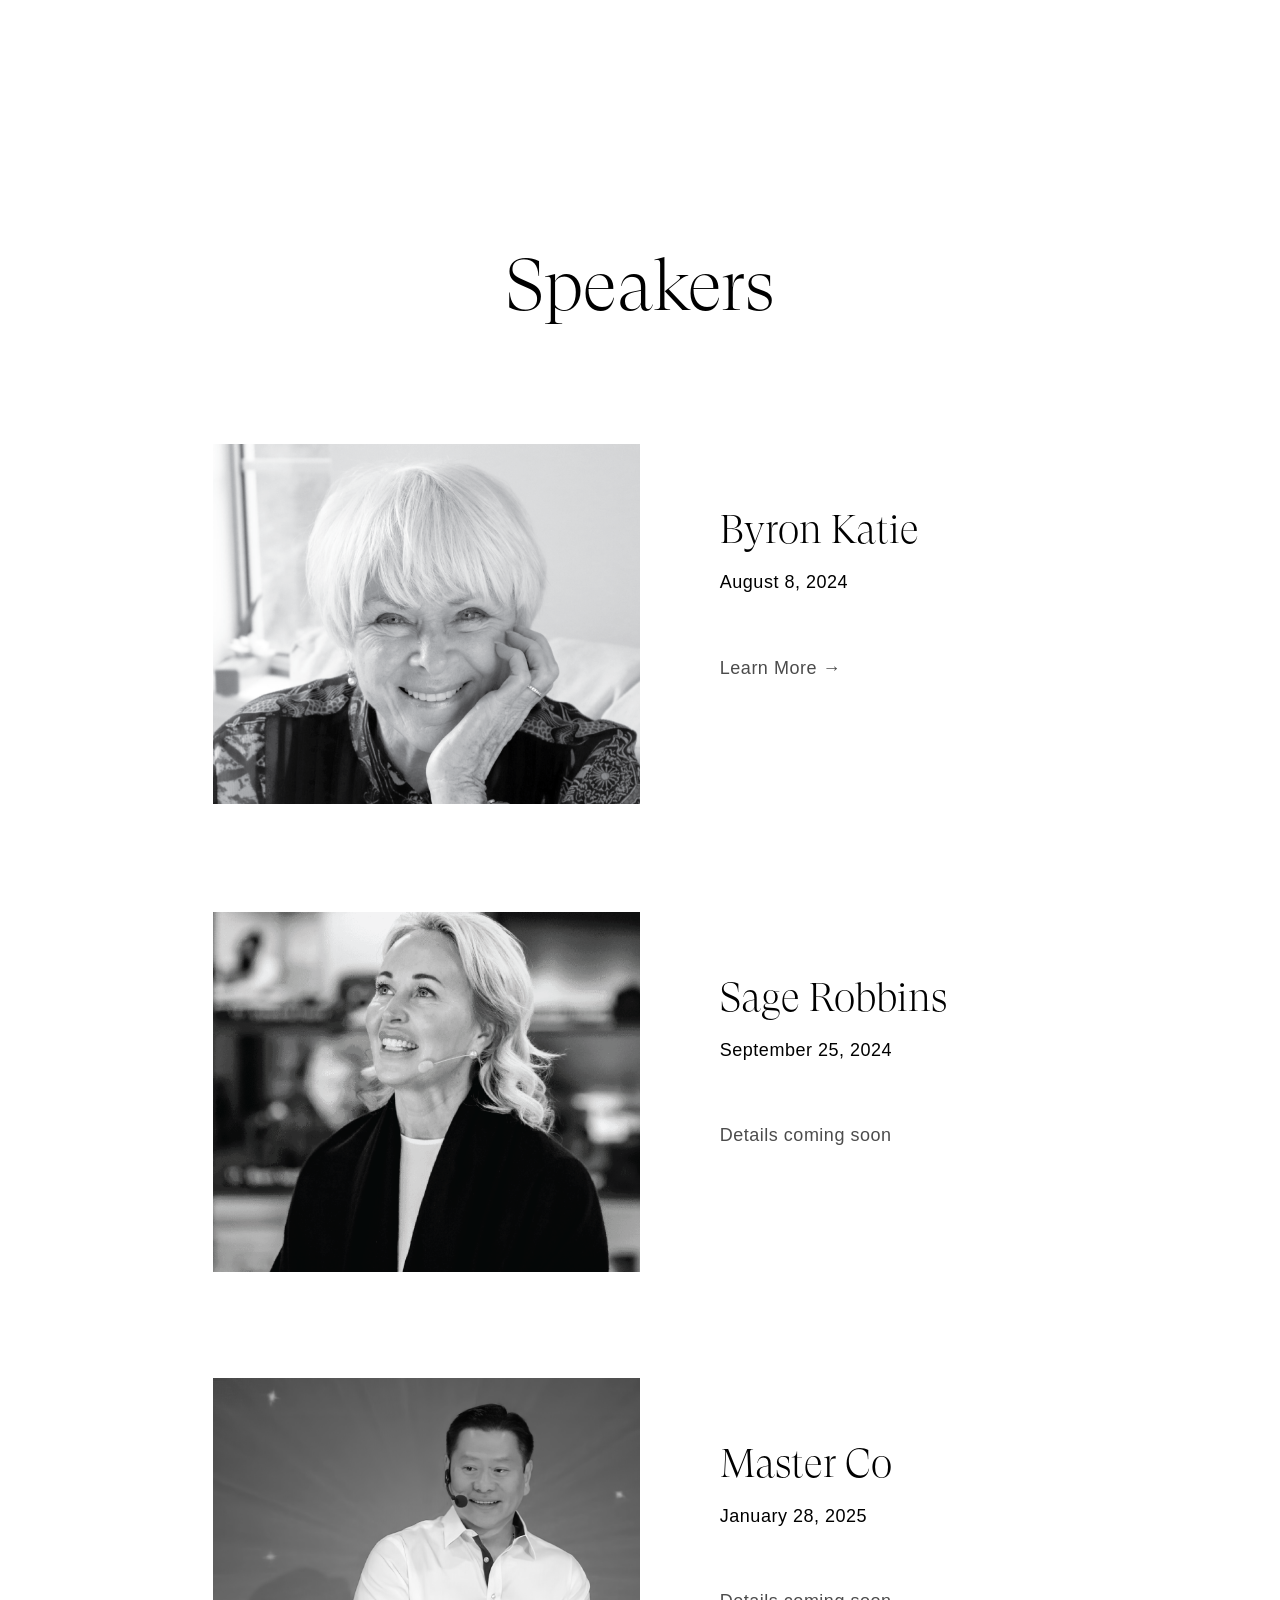
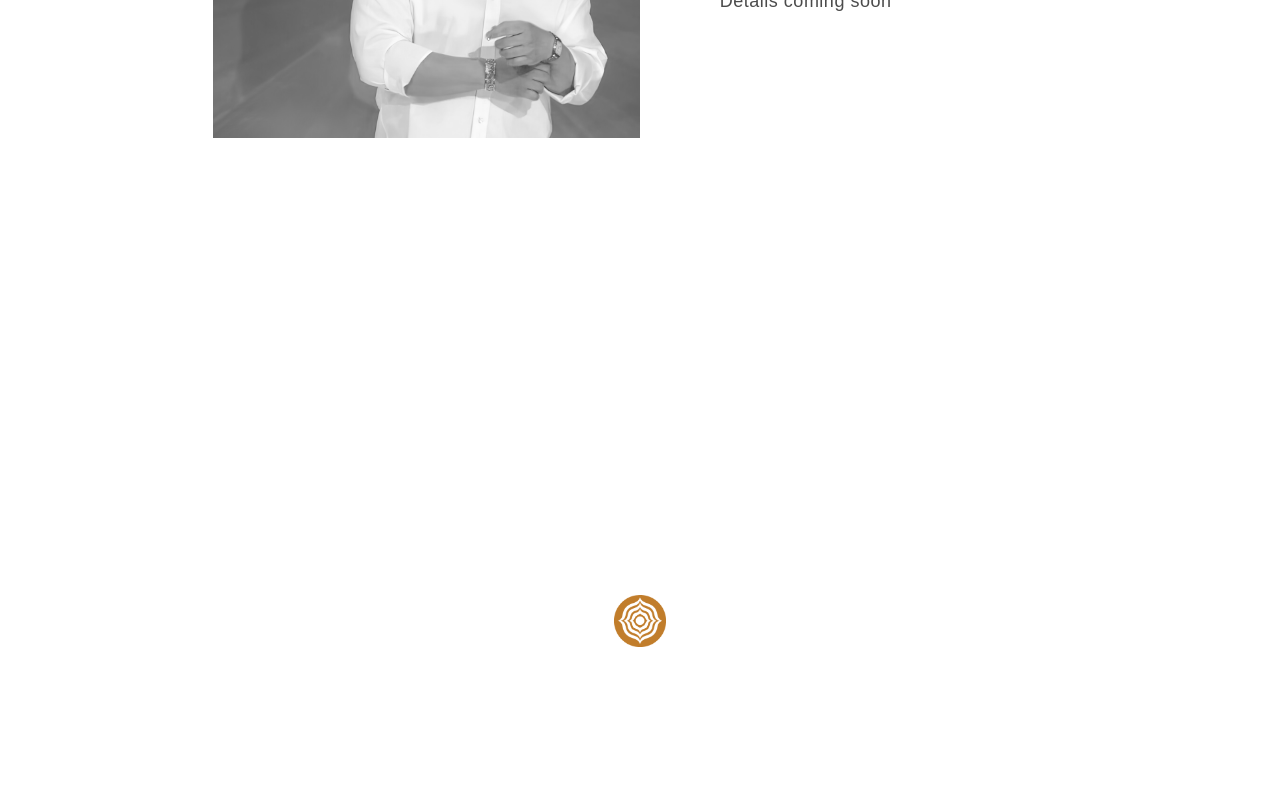
<file: events.html>
<!DOCTYPE HTML>
<html lang="en">
<head>
	<script>
		var host = "www.satchitanandafoundation.com"
		if (window.location.host == host && window.location.protocol != "https:") {window.location.protocol = "https:"}
	</script>
	<!-- 🕷️ -->
	<meta name="robots" content="noindex">
	<!-- 🌟 -->
	<title>Satchitananda Foundation</title>
	<meta name="description" content="Our shared human mission is to contribute to the end of global poverty and hunger, to promote the spread of freedom across the globe, and to awaken to our nature as beings of spirit, transmuting the mental health pandemic into an opportunity for enlightenment for all beings">
	<!-- 🔎 -->
	<meta itemprop="name" content="Satchitananda Foundation">
	<meta itemprop="description" content="Our shared human mission is to contribute to the end of global poverty and hunger, to promote the spread of freedom across the globe, and to awaken to our nature as beings of spirit, transmuting the mental health pandemic into an opportunity for enlightenment for all beings">
	<meta itemprop="image" content="https://www.satchitanandafoundation.com/img/thumbnail-og.png">
	<meta property="og:title" content="Satchitananda Foundation">
	<meta property="og:description" content="Our shared human mission is to contribute to the end of global poverty and hunger, to promote the spread of freedom across the globe, and to awaken to our nature as beings of spirit, transmuting the mental health pandemic into an opportunity for enlightenment for all beings">
	<meta property="og:image" content="https://www.satchitanandafoundation.com/img/thumbnail-og.png">
	<meta property="og:url" content="https://www.satchitanandafoundation.com">
	<meta name="twitter:card" content="summary_large_image">
	<meta name="twitter:title" content="Our shared human mission is to contribute to the end of global poverty and hunger, to promote the spread of freedom across the globe, and to awaken to our nature as beings of spirit, transmuting the mental health pandemic into an opportunity for enlightenment for all beings">
	<meta name="twitter:image" content="https://www.satchitanandafoundation.com/img/thumbnail-tw.png">
	<meta charset="utf-8">
	<meta name="viewport" content="width=device-width, initial-scale=1">
	<link rel="shortcut icon" type="image/x-icon" href="img/fav.png">
	<link href="css/grid.css" rel="stylesheet">
	<link href="css/style.css" rel="stylesheet">
	<style>
		.team h2, .title-img {padding-bottom: 50px;}
		#about-mission h2, .team h2, .title-img {line-height: 1.2;}
		#about-mission a {display: block; font-size: 1.125rem; margin: 80px auto 0; padding: 20px 50px; max-width: 200px; border: 1px black solid; border-radius: 50px;}
		.events-cta, .events-soon {display: block; font-size: 1.125rem; margin-top: 60px; max-width: 200px;}
		.speaker {margin-bottom: 100px;}
		a img:hover {opacity: 0.7;}
		.team .offset-right {margin-top: 20px; padding-left: 80px;}
		.team h3 {margin-bottom: 10px;}
		.team p+p {margin-top: 60px; opacity: 0.7;} /* temp / remove after add link */

		@media screen and (max-width: 720px){
			#about-mission h2, .team h2, .title-img {padding-bottom: 25px; font-size: 3.75rem; line-height: 1.1;}
			.team .offset-right {margin-top: 0; margin-bottom: 50px; padding-left: 0;}
			.offset-right a {padding-left: 50px;}
		}
	</style>
</head>
<body>
	<!-- NAV -->
	<div id="myNav" class="overlay">
		<a href="javascript:void(0)" class="closebtn" onclick="closeNav()">&times;</a>
		<div class="overlay-content">
			<a href="/">Home</a>
			<a href="about">About</a>
			<a href="nourishment">Nourishment</a>
			<a href="freedom">Freedom</a>
			<a href="flourishing">Flourishing</a>
			<!-- <a href="events">Events</a> -->
			<a href="https://blog.satchitananda.foundation" target="_blank">Blog</a>
		</div>
	</div>
	<!-- CONTENT -->
	<div class="container">
		<div class="row" id="nav">
			<div class="col-1"></div>
			<div class="col-5" id="imlogo">
				<a href="/" style="opacity: 1;"><img src="img/satchitananda-logo.png"></a>
			</div>
			<div class="col-5 right">
				<span onclick="openNav()" style="cursor:pointer;"><span id="hamburger" style="top:-2px;">&#9776;</span> Menu</span>
			</div>
			<div class="col-1"></div>
		</div>
	</div>
	<div class="container center" id="home-news">
		<div class="row home-news-intro" id="about-intro-text">
			<div class="col-3"></div>
			<div class="col-6" id="about-mission">
				<h2 class="superlight title-img">Raising Consciousness in the Tetons</h2>
			</div>
			<div class="col-3"></div>
		</div>
		<div class="row home-news-intro" id="about-intro-text">
			<div class="col-2"></div>
			<div class="col-8">
				<img src="img/the-center.jpeg" width="100%">
			</div>
			<div class="col-2"></div>
		</div>
		<div class="row home-news-intro" id="about-intro-text">
			<div class="col-3"></div>
			<div class="col-6" id="about-mission">
				<p style="padding-top:100px;">Raising Consciousness in the Tetons is a new speaker series hosted by Jackson Hole’s Satchitananda Foundation that is focused on manifesting an awakened present and abundant future for all conscious beings.</p>
				<a href="https://www.jhcenterforthearts.org/event/raising-consciousness-in-the-tetons-byron-katie" target="_blank">Buy Tickets →</a>
			</div>
			<div class="col-3"></div>
		</div>
	</div>
	<div class="container team" style="margin-top:200px;">
		<div class="row">
			<div class="col-12 center">
				<h2 class="superlight title-img">Speakers</h2>
			</div>
		</div>
		<div class="row speaker">
			<div class="col-2"></div>
			<div class="col-4">
				<a href="https://www.jhcenterforthearts.org/event/raising-consciousness-in-the-tetons-byron-katie" target="_blank" style="opacity:1;">
					<img src="img/byron-katie.png" width="100%">
				</a>
			</div>
			<div class="col-4 offset-right">
				<h3 class="superlight">Byron Katie</h3>
				<p>August 8, 2024</p>
				<a href="https://www.jhcenterforthearts.org/event/raising-consciousness-in-the-tetons-byron-katie" target="_blank" class="events-cta">Learn More →</a>
			</div>
			<div class="col-2"></div>
		</div>
		<div class="row speaker">
			<div class="col-2"></div>
			<div class="col-4">
				<img src="img/sage-robbins.png" width="100%">
			</div>
			<div class="col-4 offset-right">
				<h3 class="superlight">Sage Robbins</h3>
				<p>September 25, 2024</p>
				<p class="events-soon">Details coming soon</p>
			</div>
			<div class="col-2"></div>
		</div>
		<div class="row speaker">
			<div class="col-2"></div>
			<div class="col-4">
				<img src="img/master-co.png" width="100%">
			</div>
			<div class="col-4 offset-right">
				<h3 class="superlight">Master Co</h3>
				<p>January 28, 2025</p>
				<p class="events-soon">Details coming soon</p>
			</div>
			<div class="col-2"></div>
		</div>
	</div>
	<!-- FOOTER -->
	<div class="container center footer">
		<div class="row">
			<div class="col-12">
				<img src="img/fav.png">
			</div>
		</div>
	</div>
</body>
<script>
/* Open */
function openNav() {
	document.getElementById("myNav").style.display = "block";
}
/* Close */
function closeNav() {
	document.getElementById("myNav").style.display = "none";
}
</script>
</html>
</file>
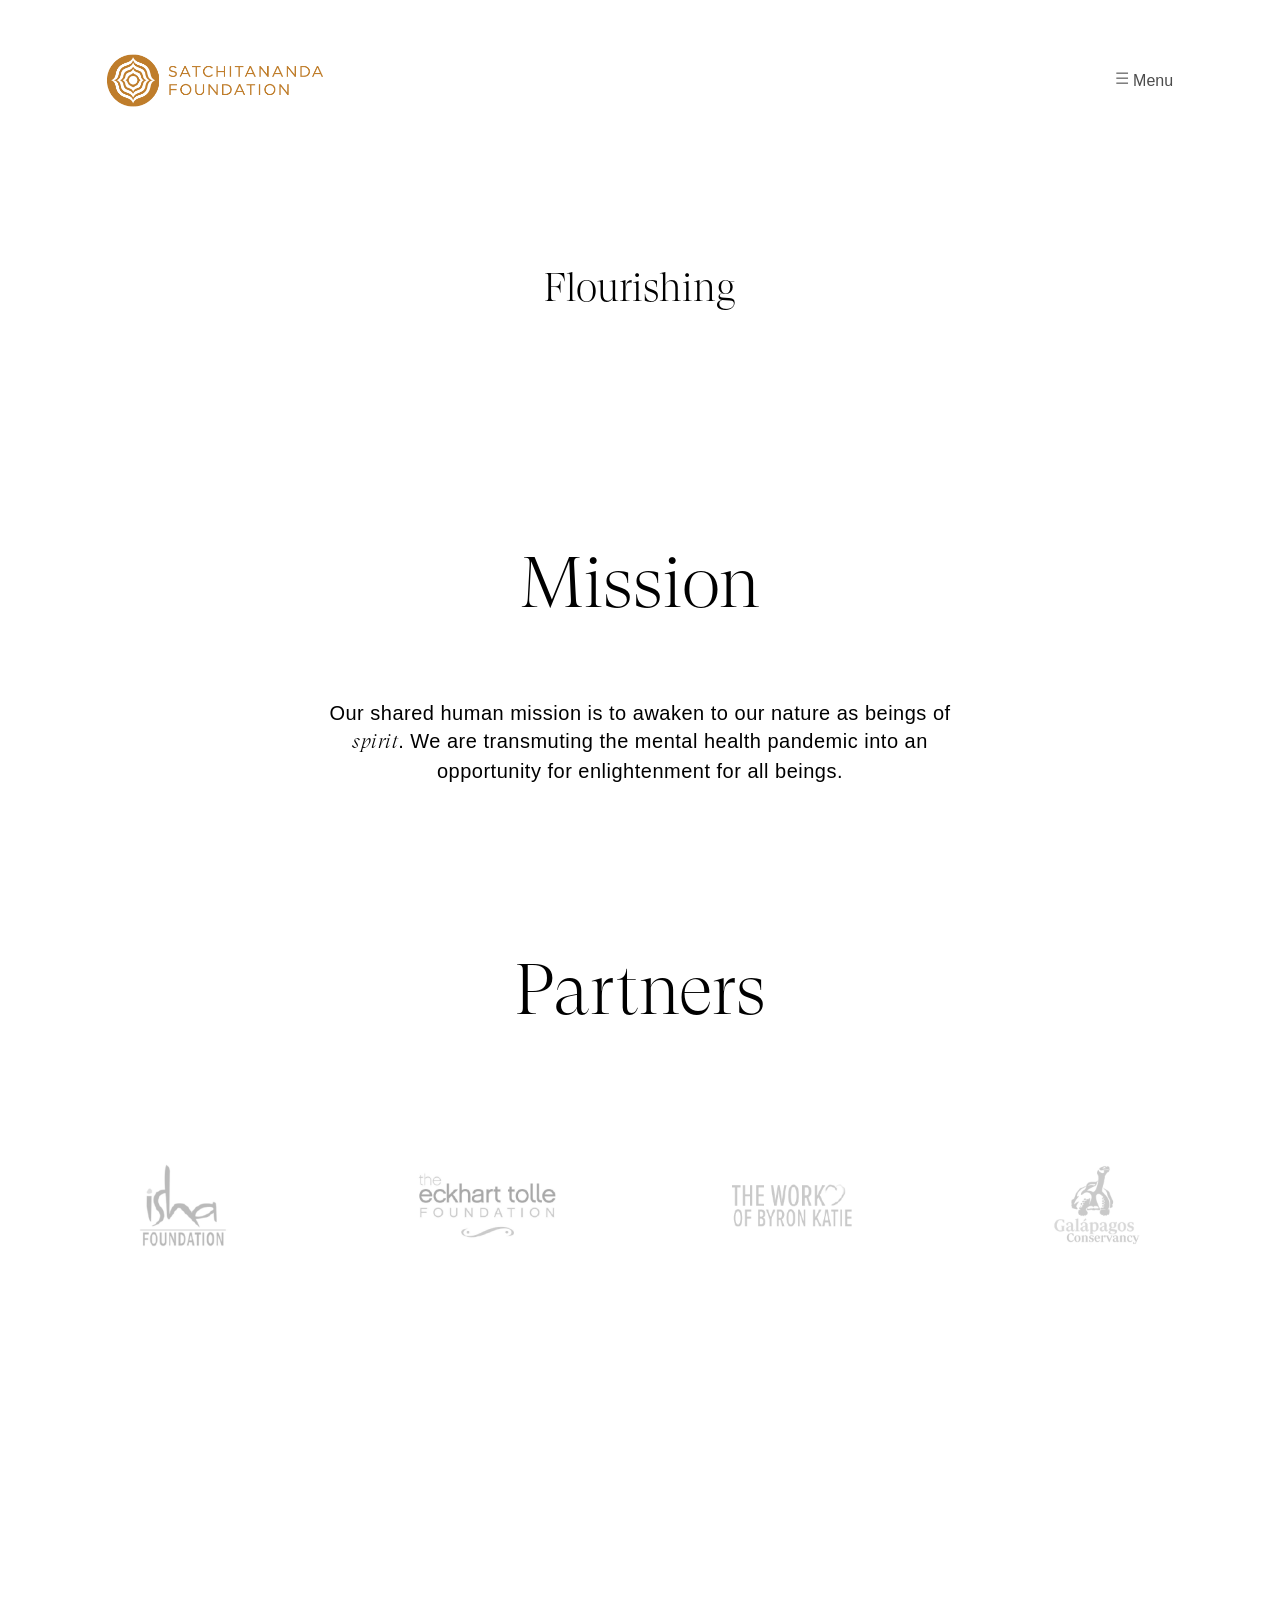
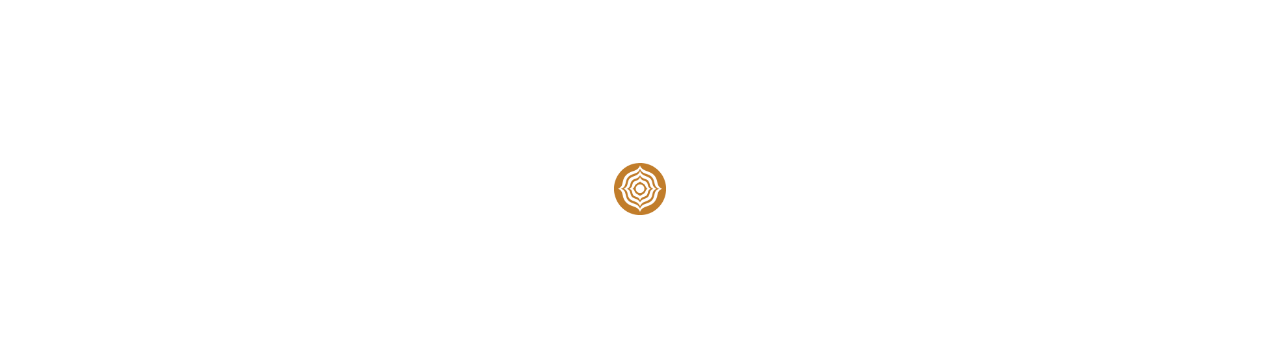
<file: flourishing.html>
<!DOCTYPE HTML>
<html lang="en">
<head>
	<script>
		var host = "www.satchitanandafoundation.com"
		if (window.location.host == host && window.location.protocol != "https:") {window.location.protocol = "https:"}
	</script>
	<!-- 🕷️ -->
	<meta name="robots" content="noindex">
	<!-- 🌟 -->
	<title>Satchitananda Foundation</title>
	<meta name="description" content="Our shared human mission is to contribute to the end of global poverty and hunger, to promote the spread of freedom across the globe, and to awaken to our nature as beings of spirit, transmuting the mental health pandemic into an opportunity for enlightenment for all beings">
	<!-- 🔎 -->
	<meta itemprop="name" content="Satchitananda Foundation">
	<meta itemprop="description" content="Our shared human mission is to contribute to the end of global poverty and hunger, to promote the spread of freedom across the globe, and to awaken to our nature as beings of spirit, transmuting the mental health pandemic into an opportunity for enlightenment for all beings">
	<meta itemprop="image" content="https://www.satchitanandafoundation.com/img/thumbnail-og.png">
	<meta property="og:title" content="Satchitananda Foundation">
	<meta property="og:description" content="Our shared human mission is to contribute to the end of global poverty and hunger, to promote the spread of freedom across the globe, and to awaken to our nature as beings of spirit, transmuting the mental health pandemic into an opportunity for enlightenment for all beings">
	<meta property="og:image" content="https://www.satchitanandafoundation.com/img/thumbnail-og.png">
	<meta property="og:url" content="https://www.satchitanandafoundation.com">
	<meta name="twitter:card" content="summary_large_image">
	<meta name="twitter:title" content="Our shared human mission is to contribute to the end of global poverty and hunger, to promote the spread of freedom across the globe, and to awaken to our nature as beings of spirit, transmuting the mental health pandemic into an opportunity for enlightenment for all beings">
	<meta name="twitter:image" content="https://www.satchitanandafoundation.com/img/thumbnail-tw.png">
	<meta charset="utf-8">
	<meta name="viewport" content="width=device-width, initial-scale=1">
	<link rel="shortcut icon" type="image/x-icon" href="img/fav.png">
	<link href="css/grid.css" rel="stylesheet">
	<link href="css/style.css" rel="stylesheet">
</head>
<body>
	<!-- NAV -->
	<div id="myNav" class="overlay">
		<a href="javascript:void(0)" class="closebtn" onclick="closeNav()">&times;</a>
		<div class="overlay-content">
			<a href="/">Home</a>
			<a href="about">About</a>
			<a href="food">Food</a>
			<a href="freedom">Freedom</a>
			<a href="flourishing">Flourishing</a>
			<!-- <a href="events">Events</a> -->
			<a href="https://blog.satchitananda.foundation" target="_blank">Blog</a>
		</div>
	</div>
	<!-- CONTENT -->
	<div class="container"> <!-- background-color: #4c6e62; -->
		<div class="row" id="nav"> <!-- background-color: #4c6e62; -->
			<div class="col-1"></div>
			<div class="col-5" id="imlogo">
				<a href="/" style="opacity: 1;"><img src="img/satchitananda-logo.png"></a>
			</div>
			<div class="col-5 right">
				<span onclick="openNav()" style="cursor:pointer;"><span id="hamburger" style="top:-2px;">&#9776;</span> Menu</span>
			</div>
			<div class="col-1"></div>
		</div>
		<div class="row" id="about-intro"> <!-- background-color: #4c6e62; -->
			<div class="col-12 center">
				<h1 class="superlight">Flourishing</h1>
			</div>
		</div>
	</div>
	<div class="container center" id="home-news">
		<div class="row home-news-intro" id="pillars-mission-text">
			<div class="col-3"></div>
			<div class="col-6">
				<h2 class="superlight">Mission</h2>
				<p>Our shared human mission is to awaken to our nature as beings of <em style="color: black;">spirit</em>. We are transmuting the mental health pandemic into an opportunity for enlightenment for all beings.</p>
			</div>
			<div class="col-3"></div>
		</div>
	</div>
	<div class="container team partners-logos" style="padding-top: 100px;">
		<div class="row">
			<div class="col-12 center">
				<h2 class="superlight" style="padding-bottom: 0;">Partners</h2>
			</div>
		</div>
		<div class="row">
			<div class="col-12 center">
				<a href="https://isha.sadhguru.org" target="_blank"><img src="img/partners/ishafoundation.png"></a>
				<a href="https://www.eckharttollefoundation.org" target="_blank"><img src="img/partners/eckharttollefoundation.png" target="_blank"></a>
				<!-- <a href="https://www.thetonyrobbinsfoundation.org" target="_blank"><img src="img/partners/thetonyrobbinsfoundation.png" target="_blank"></a> -->
				<a href="http://www.theworkfoundationinc.org" target="_blank"><img src="img/partners/theworkfoundation.png"></a>
				<!-- <a href="https://www.gtnpf.org" target="_blank"><img src="img/partners/gtnpf.png"></a> -->
				<!-- <a href="https://holos.global" target="_blank"><img src="img/partners/holos.png"></a> -->
				<!-- <a href="https://www.limitlessspace.org" target="_blank"><img src="img/partners/limitless.png"></a> -->
				<a href="https://www.galapagos.org" target="_blank"><img src="img/partners/galapagos.png"></a>
			</div>
		</div>
	</div>
	<!-- FOOTER -->
	<div class="container center footer">
		<div class="row">
			<div class="col-12">
				<img src="img/fav.png">
			</div>
		</div>
	</div>
</body>
<script>
/* Open */
function openNav() {
	document.getElementById("myNav").style.display = "block";
}
/* Close */
function closeNav() {
	document.getElementById("myNav").style.display = "none";
}
</script>
</html>
</file>
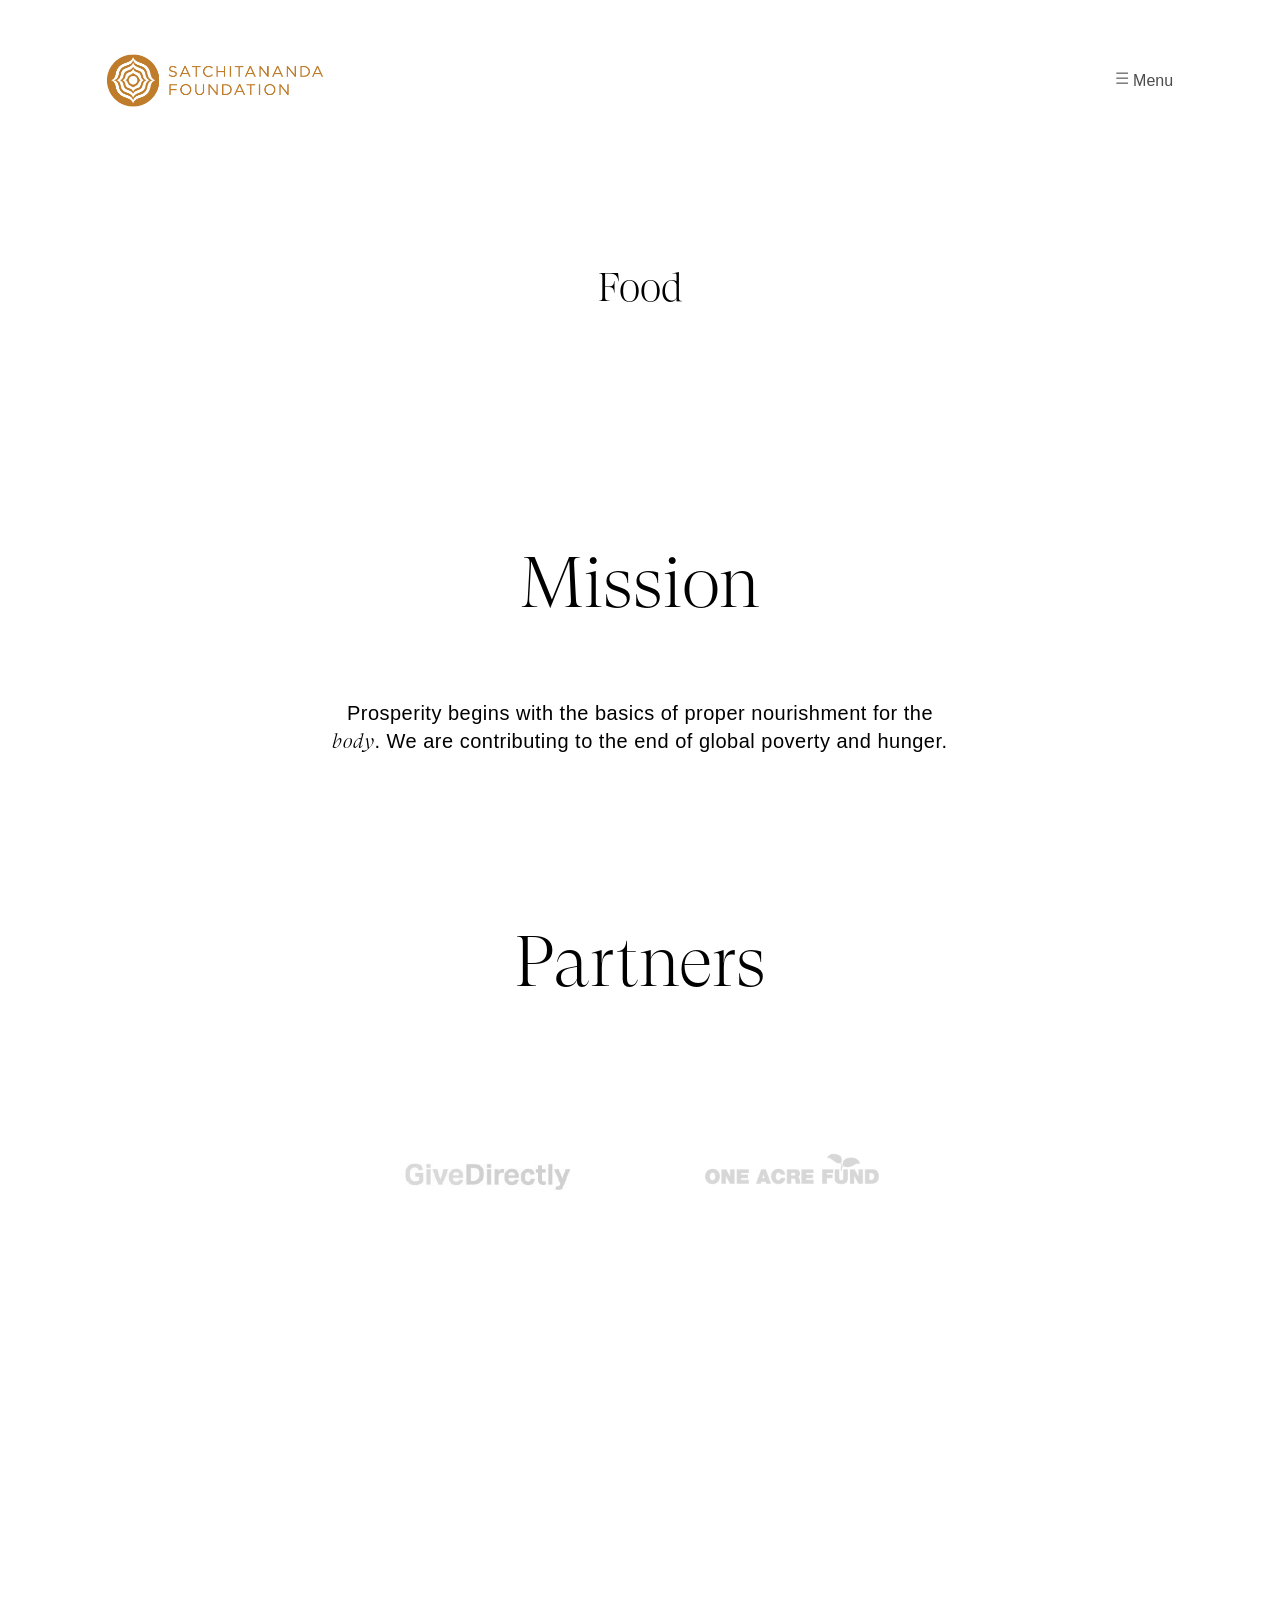
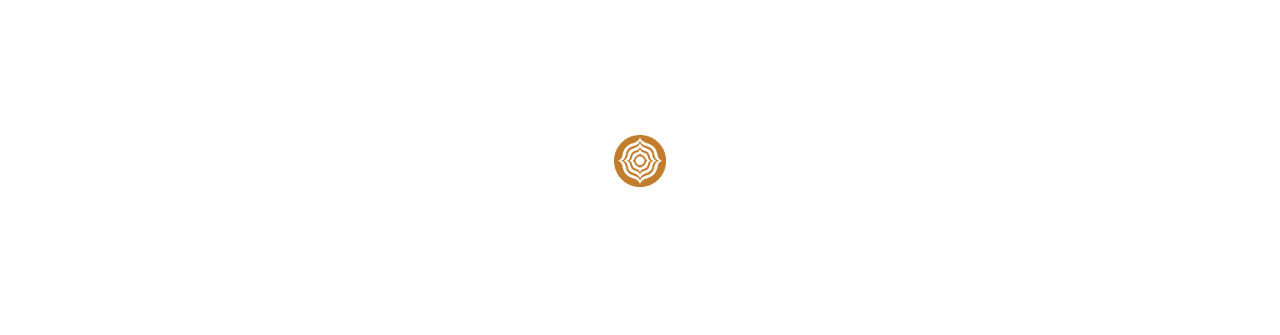
<file: food.html>
<!DOCTYPE HTML>
<html lang="en">
<head>
	<script>
		var host = "www.satchitanandafoundation.com"
		if (window.location.host == host && window.location.protocol != "https:") {window.location.protocol = "https:"}
	</script>
	<!-- 🕷️ -->
	<meta name="robots" content="noindex">
	<!-- 🌟 -->
	<title>Satchitananda Foundation</title>
	<meta name="description" content="Our shared human mission is to contribute to the end of global poverty and hunger, to promote the spread of freedom across the globe, and to awaken to our nature as beings of spirit, transmuting the mental health pandemic into an opportunity for enlightenment for all beings">
	<!-- 🔎 -->
	<meta itemprop="name" content="Satchitananda Foundation">
	<meta itemprop="description" content="Our shared human mission is to contribute to the end of global poverty and hunger, to promote the spread of freedom across the globe, and to awaken to our nature as beings of spirit, transmuting the mental health pandemic into an opportunity for enlightenment for all beings">
	<meta itemprop="image" content="https://www.satchitanandafoundation.com/img/thumbnail-og.png">
	<meta property="og:title" content="Satchitananda Foundation">
	<meta property="og:description" content="Our shared human mission is to contribute to the end of global poverty and hunger, to promote the spread of freedom across the globe, and to awaken to our nature as beings of spirit, transmuting the mental health pandemic into an opportunity for enlightenment for all beings">
	<meta property="og:image" content="https://www.satchitanandafoundation.com/img/thumbnail-og.png">
	<meta property="og:url" content="https://www.satchitanandafoundation.com">
	<meta name="twitter:card" content="summary_large_image">
	<meta name="twitter:title" content="Our shared human mission is to contribute to the end of global poverty and hunger, to promote the spread of freedom across the globe, and to awaken to our nature as beings of spirit, transmuting the mental health pandemic into an opportunity for enlightenment for all beings">
	<meta name="twitter:image" content="https://www.satchitanandafoundation.com/img/thumbnail-tw.png">
	<meta charset="utf-8">
	<meta name="viewport" content="width=device-width, initial-scale=1">
	<link rel="shortcut icon" type="image/x-icon" href="img/fav.png">
	<link href="css/grid.css" rel="stylesheet">
	<link href="css/style.css" rel="stylesheet">
</head>
<body>
	<!-- NAV -->
	<div id="myNav" class="overlay">
		<a href="javascript:void(0)" class="closebtn" onclick="closeNav()">&times;</a>
		<div class="overlay-content">
			<a href="/">Home</a>
			<a href="about">About</a>
			<a href="food">Food</a>
			<a href="freedom">Freedom</a>
			<a href="flourishing">Flourishing</a>
			<!-- <a href="events">Events</a> -->
			<a href="https://blog.satchitananda.foundation" target="_blank">Blog</a>
		</div>
	</div>
	<!-- CONTENT -->
	<div class="container"> <!-- background-color: #4c6e62; -->
		<div class="row" id="nav"> <!-- background-color: #4c6e62; -->
			<div class="col-1"></div>
			<div class="col-5" id="imlogo">
				<a href="/" style="opacity: 1;"><img src="img/satchitananda-logo.png"></a>
			</div>
			<div class="col-5 right">
				<span onclick="openNav()" style="cursor:pointer;"><span id="hamburger" style="top:-2px;">&#9776;</span> Menu</span>
			</div>
			<div class="col-1"></div>
		</div>
		<div class="row" id="about-intro"> <!-- background-color: #4c6e62; -->
			<div class="col-12 center">
				<h1 class="superlight">Food</h1>
			</div>
		</div>
	</div>
	<div class="container center" id="home-news">
		<div class="row home-news-intro" id="pillars-mission-text">
			<div class="col-3"></div>
			<div class="col-6">
				<h2 class="superlight">Mission</h2>
				<p>Prosperity begins with the basics of proper nourishment for the <em style="color: black;">body</em>. We are contributing to the end of global poverty and hunger.</p>
			</div>
			<div class="col-3"></div>
		</div>
	</div>
	<div class="container team partners-logos" style="padding-top: 100px;">
		<div class="row">
			<div class="col-12 center">
				<h2 class="superlight" style="padding-bottom: 0;">Partners</h2>
			</div>
		</div>
		<div class="row">
			<div class="col-12 center">
				<a href="https://www.givedirectly.org" target="_blank"><img src="img/partners/givedirectly.png"></a>
				<a href="https://oneacrefund.org" target="_blank"><img src="img/partners/oneacrefund.png"></a>
				<!-- <a href="https://www.feedingamerica.org" target="_blank"><img src="img/partners/feedingamerica.png"></a> -->
				<!-- <a href="https://trees.org" target="_blank"><img src="img/partners/treesforthefuture.png"></a> -->
			</div>
		</div>
	</div>
	<!-- FOOTER -->
	<div class="container center footer">
		<div class="row">
			<div class="col-12">
				<img src="img/fav.png">
			</div>
		</div>
	</div>
</body>
<script>
/* Open */
function openNav() {
	document.getElementById("myNav").style.display = "block";
}
/* Close */
function closeNav() {
	document.getElementById("myNav").style.display = "none";
}
</script>
</html>
</file>
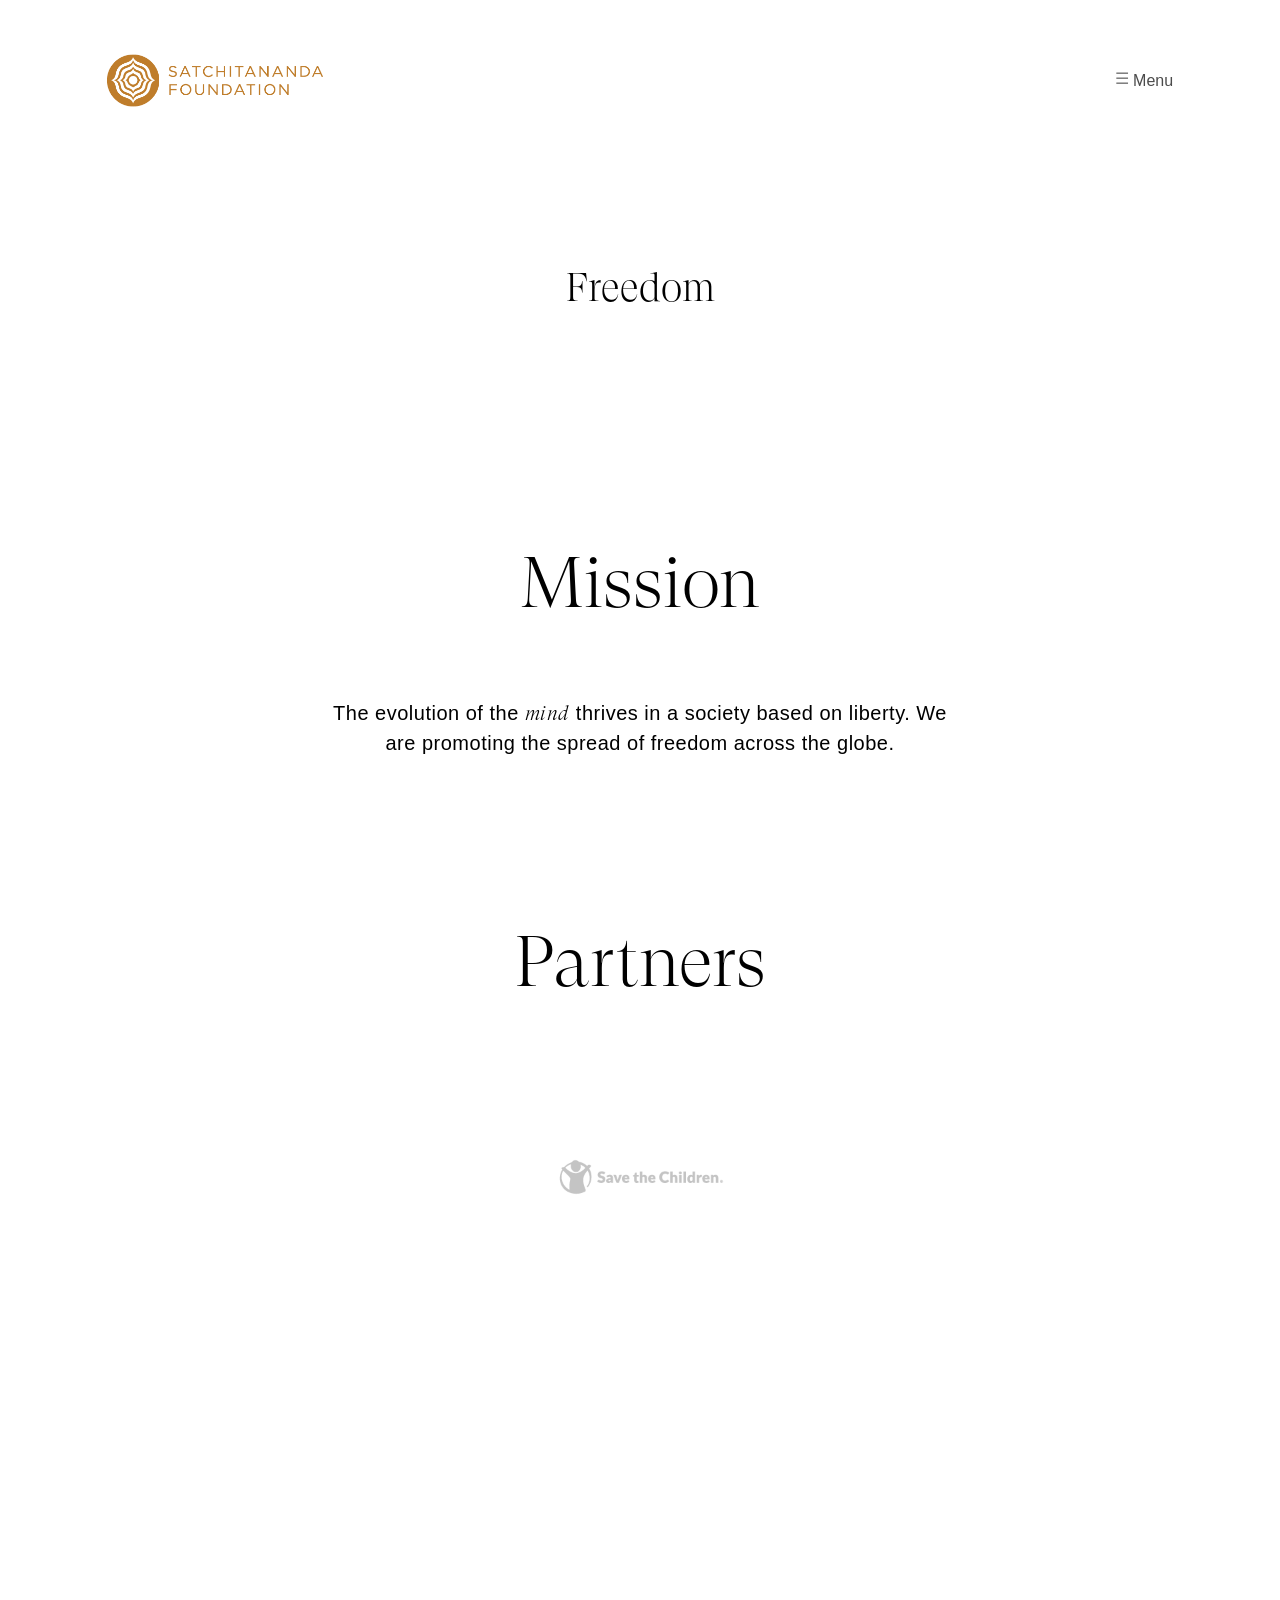
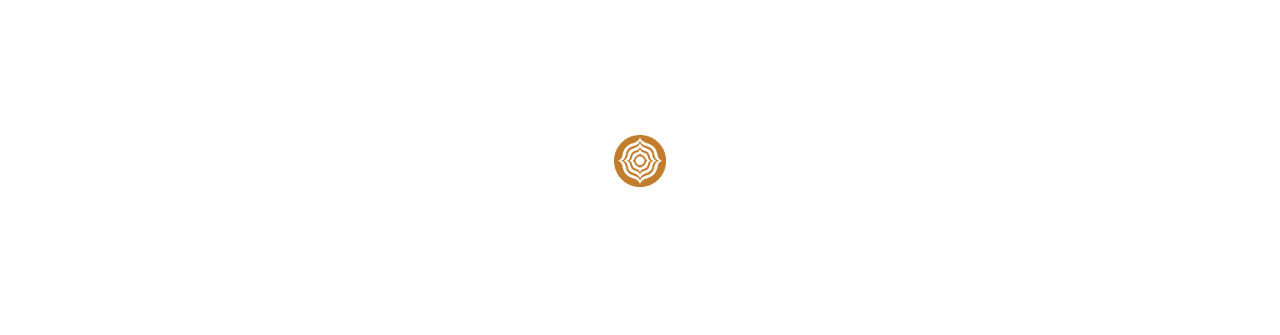
<file: freedom.html>
<!DOCTYPE HTML>
<html lang="en">
<head>
	<script>
		var host = "www.satchitanandafoundation.com"
		if (window.location.host == host && window.location.protocol != "https:") {window.location.protocol = "https:"}
	</script>
	<!-- 🕷️ -->
	<meta name="robots" content="noindex">
	<!-- 🌟 -->
	<title>Satchitananda Foundation</title>
	<meta name="description" content="Our shared human mission is to contribute to the end of global poverty and hunger, to promote the spread of freedom across the globe, and to awaken to our nature as beings of spirit, transmuting the mental health pandemic into an opportunity for enlightenment for all beings">
	<!-- 🔎 -->
	<meta itemprop="name" content="Satchitananda Foundation">
	<meta itemprop="description" content="Our shared human mission is to contribute to the end of global poverty and hunger, to promote the spread of freedom across the globe, and to awaken to our nature as beings of spirit, transmuting the mental health pandemic into an opportunity for enlightenment for all beings">
	<meta itemprop="image" content="https://www.satchitanandafoundation.com/img/thumbnail-og.png">
	<meta property="og:title" content="Satchitananda Foundation">
	<meta property="og:description" content="Our shared human mission is to contribute to the end of global poverty and hunger, to promote the spread of freedom across the globe, and to awaken to our nature as beings of spirit, transmuting the mental health pandemic into an opportunity for enlightenment for all beings">
	<meta property="og:image" content="https://www.satchitanandafoundation.com/img/thumbnail-og.png">
	<meta property="og:url" content="https://www.satchitanandafoundation.com">
	<meta name="twitter:card" content="summary_large_image">
	<meta name="twitter:title" content="Our shared human mission is to contribute to the end of global poverty and hunger, to promote the spread of freedom across the globe, and to awaken to our nature as beings of spirit, transmuting the mental health pandemic into an opportunity for enlightenment for all beings">
	<meta name="twitter:image" content="https://www.satchitanandafoundation.com/img/thumbnail-tw.png">
	<meta charset="utf-8">
	<meta name="viewport" content="width=device-width, initial-scale=1">
	<link rel="shortcut icon" type="image/x-icon" href="img/fav.png">
	<link href="css/grid.css" rel="stylesheet">
	<link href="css/style.css" rel="stylesheet">
</head>
<body>
	<!-- NAV -->
	<div id="myNav" class="overlay">
		<a href="javascript:void(0)" class="closebtn" onclick="closeNav()">&times;</a>
		<div class="overlay-content">
			<a href="/">Home</a>
			<a href="about">About</a>
			<a href="food">Food</a>
			<a href="freedom">Freedom</a>
			<a href="flourishing">Flourishing</a>
			<!-- <a href="events">Events</a> -->
			<a href="https://blog.satchitananda.foundation" target="_blank">Blog</a>
		</div>
	</div>
	<!-- CONTENT -->
	<div class="container"> <!-- background-color: #c88b56;; -->
		<div class="row" id="nav"> <!-- background-color: #c88b56;; -->
			<div class="col-1"></div>
			<div class="col-5" id="imlogo">
				<a href="/" style="opacity: 1;"><img src="img/satchitananda-logo.png"></a>
			</div>
			<div class="col-5 right">
				<span onclick="openNav()" style="cursor:pointer;"><span id="hamburger" style="top:-2px;">&#9776;</span> Menu</span>
			</div>
			<div class="col-1"></div>
		</div>
		<div class="row" id="about-intro"> <!-- background-color: #c88b56;; -->
			<div class="col-12 center">
				<h1 class="superlight">Freedom</h1>
			</div>
		</div>
	</div>
	<div class="container center" id="home-news">
		<div class="row home-news-intro" id="pillars-mission-text">
			<div class="col-3"></div>
			<div class="col-6">
				<h2 class="superlight">Mission</h2>
				<p>The evolution of the <em style="color: black;">mind</em> thrives in a society based on liberty. We are promoting the spread of freedom across the globe.</p>
			</div>
			<div class="col-3"></div>
		</div>
	</div>
	<div class="container team partners-logos" style="padding-top: 100px;">
		<div class="row">
			<div class="col-12 center">
				<h2 class="superlight" style="padding-bottom: 0;">Partners</h2>
			</div>
		</div>
		<div class="row">
			<div class="col-12 center">
				<!-- <a href="https://ourrescue.org" target="_blank"><img src="img/partners/opr.png"></a> -->
				<!-- <a href="https://ciceroinstitute.org" target="_blank"><img src="img/partners/ciceroinstitute.png"></a> -->
				<!-- <a href="https://www.cfjacksonhole.org" target="_blank"><img src="img/partners/cfjacksonhole.png"></a> -->
				<!-- <a href="https://www.sublettehospitaldistrict.org" target="_blank"><img src="img/partners/sublettehealth.png"></a> -->
				<a href="https://www.savethechildren.org" target="_blank"><img src="img/partners/savethechildren.png"></a>
			</div>
		</div>
	</div>
	<!-- FOOTER -->
	<div class="container center footer">
		<div class="row">
			<div class="col-12">
				<img src="img/fav.png">
			</div>
		</div>
	</div>
</body>
<script>
	/* Open */
	function openNav() {
		document.getElementById("myNav").style.display = "block";
	}
	/* Close */
	function closeNav() {
		document.getElementById("myNav").style.display = "none";
	}
</script>
</html>
</file>
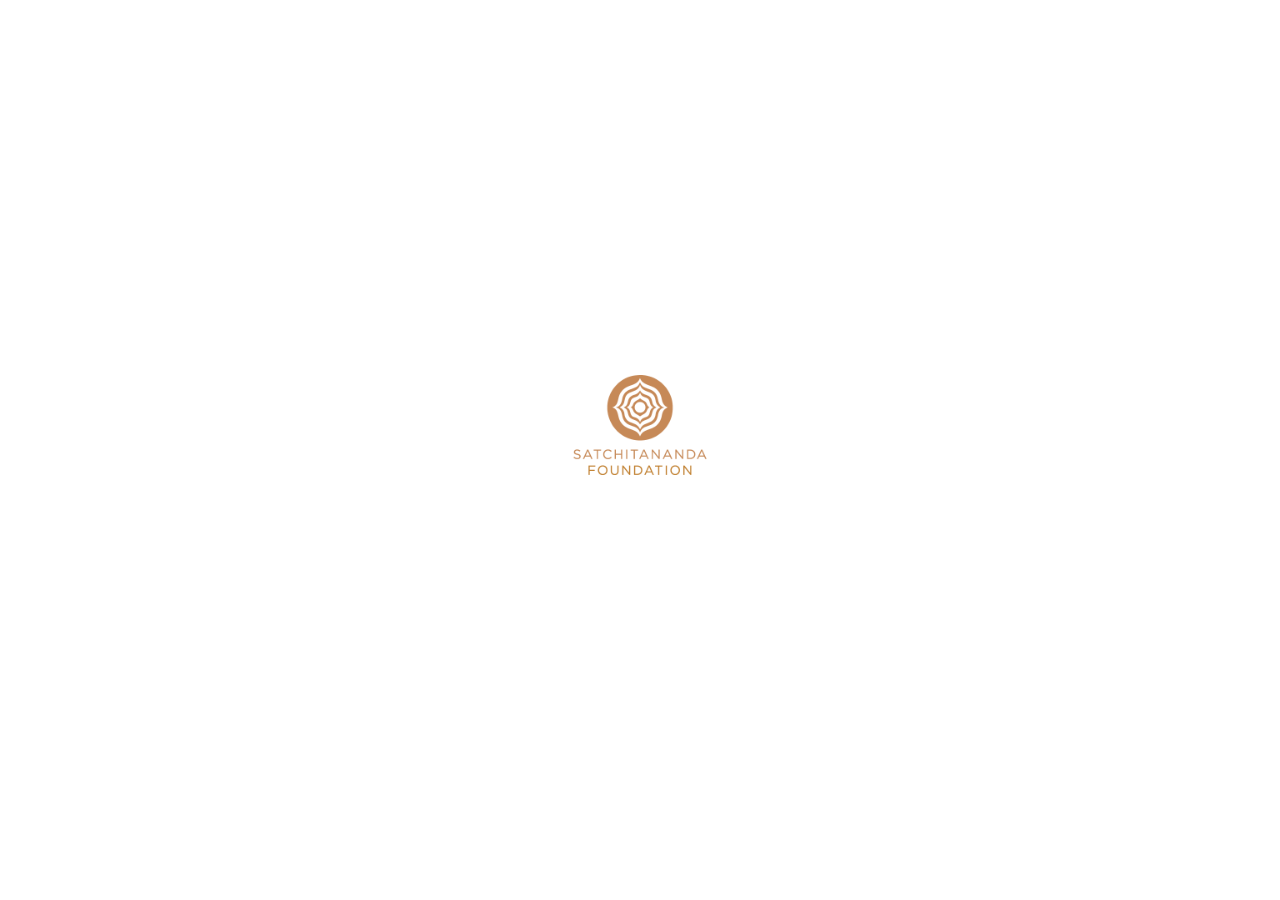
<file: index-2.html>
<!DOCTYPE HTML>
<html lang="en">
<head>
	<!-- 👉 -->
	<script>
		var host = "www.satchitanandafoundation.com"
		if (window.location.host == host && window.location.protocol != "https:") {window.location.protocol = "https:"}
	</script>
	<!-- 🕷️ -->
	<meta name="robots" content="noindex">
	<!-- 🌟 -->
	<title>Satchitananda Foundation</title>
	<!-- 🔎 -->
	<meta itemprop="name" content="Satchitananda Foundation">
	<meta property="og:title" content="Satchitananda Foundation">
	<meta property="og:url" content="https://www.satchitanandafoundation.com">
	<meta charset="utf-8">
	<meta name="viewport" content="width=device-width, initial-scale=1">
	<link rel="shortcut icon" type="image/x-icon" href="img/fav.png">
	<style>
		body, html {
			margin: 0;
			padding: 0;
			height: 100%;
			display: flex;
			justify-content: center;
			align-items: center;
		}
		.center-container {
			display: flex;
			justify-content: center;
			align-items: center;
			height: 100%;
			width: 100%;
		}
		.center-container img {
			max-width: 200px;
			height: auto;
			margin-top: -50px;
		}
	</style>
</head>
<body>
	<div class="center-container">
		<img src="img/satchitananda-foundation.png">
	</div>
</body>
</html>
</file>
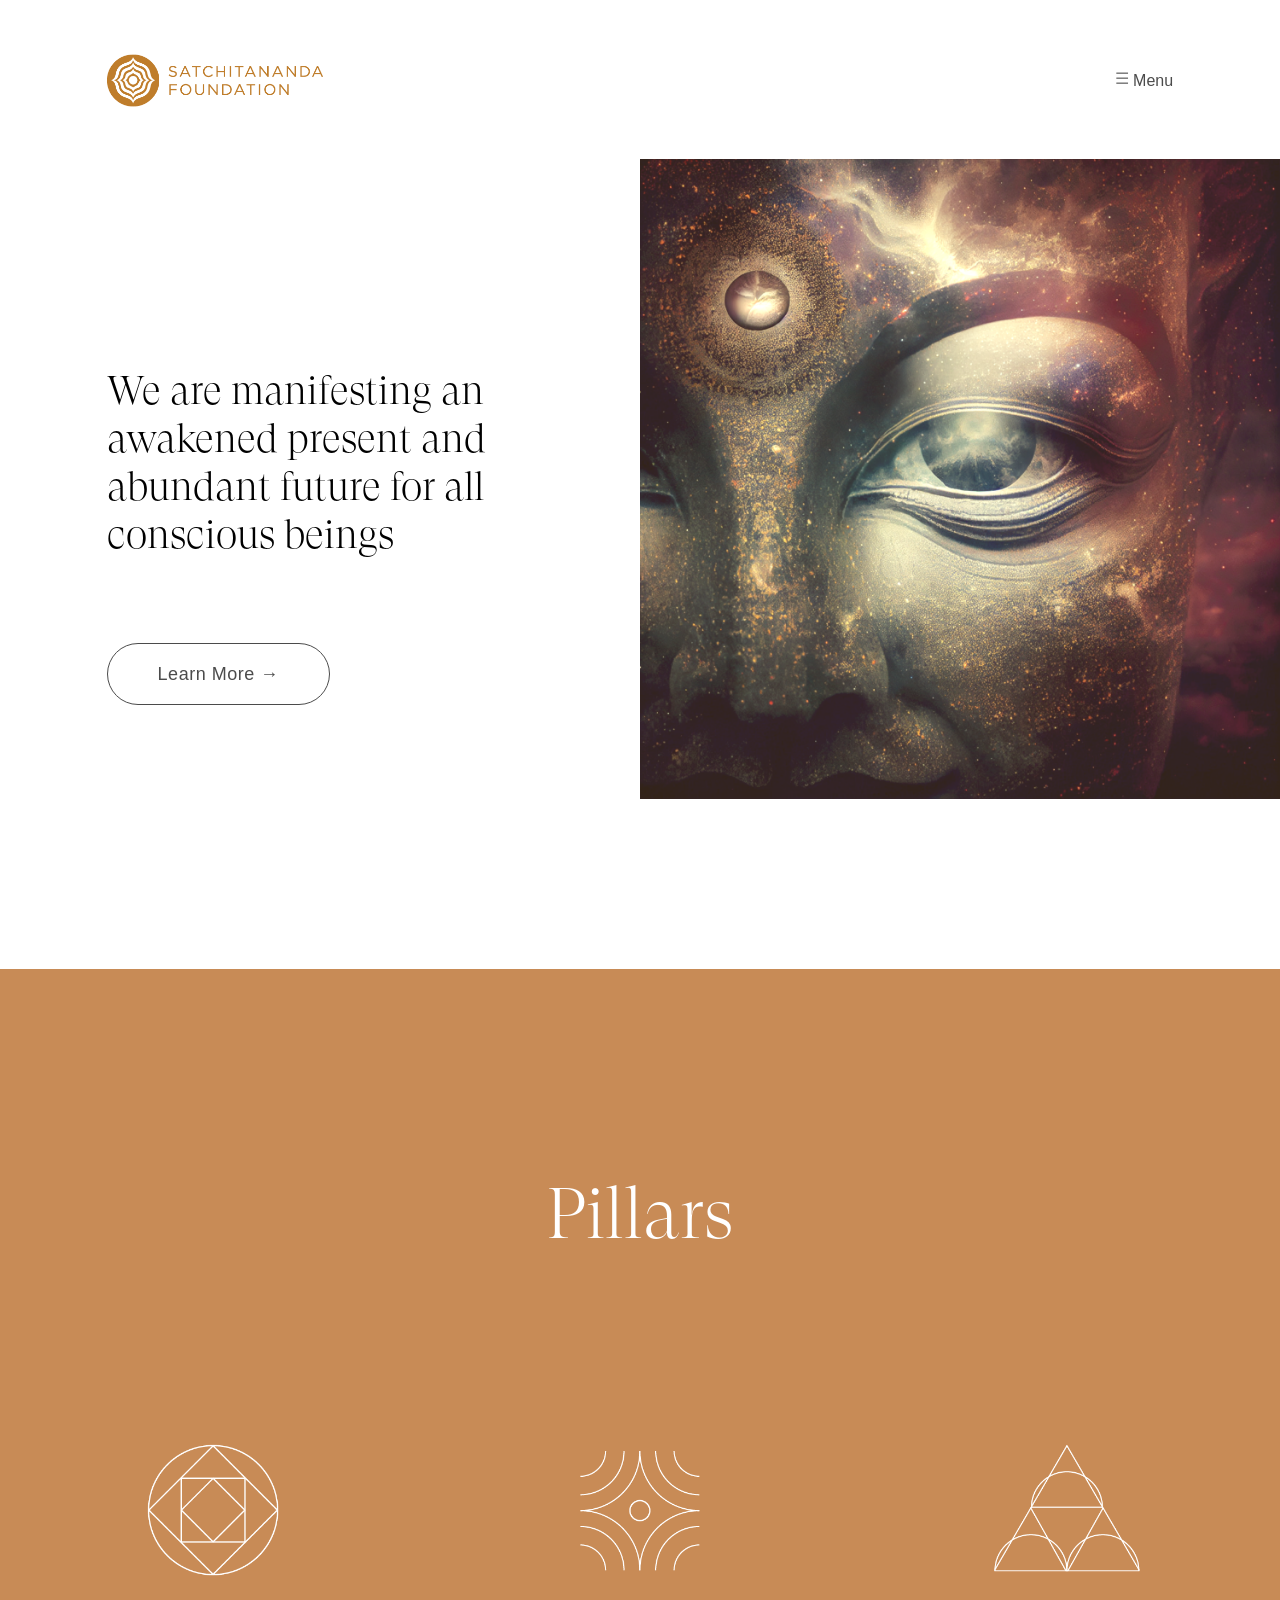
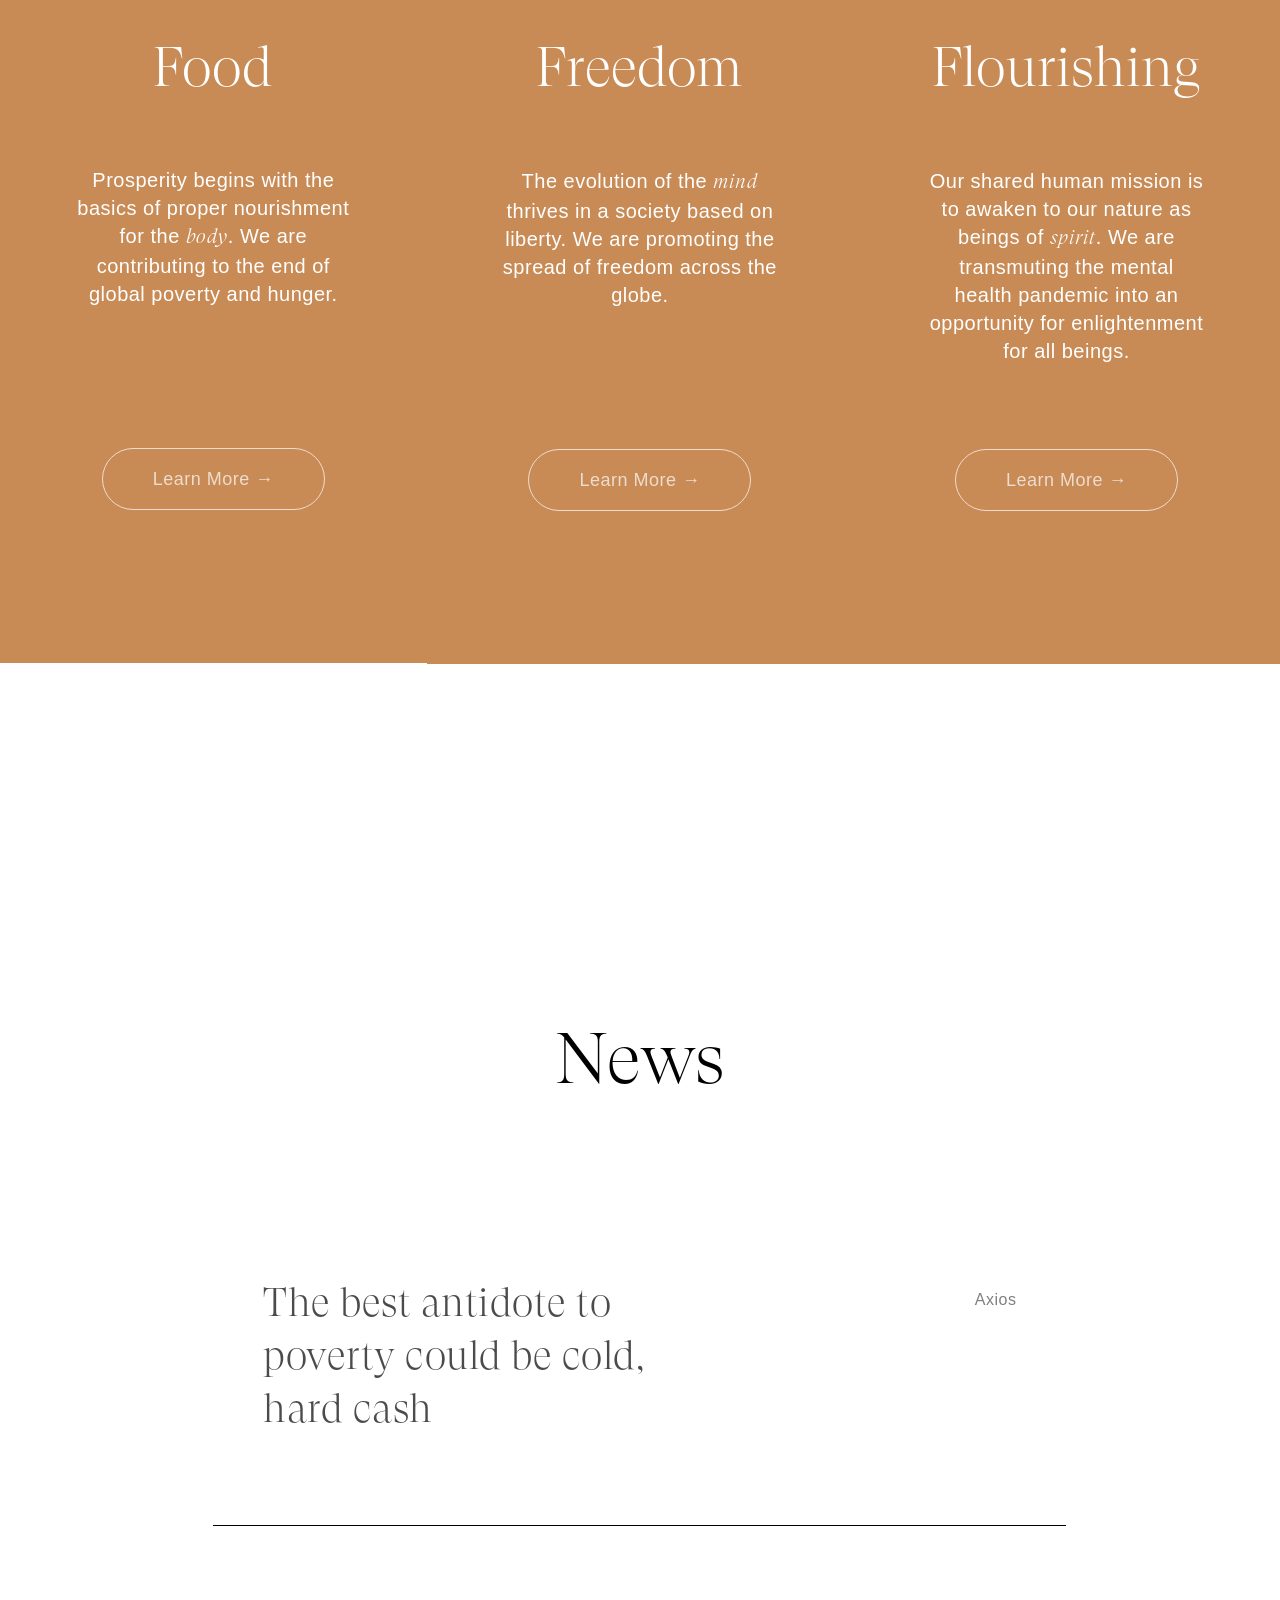
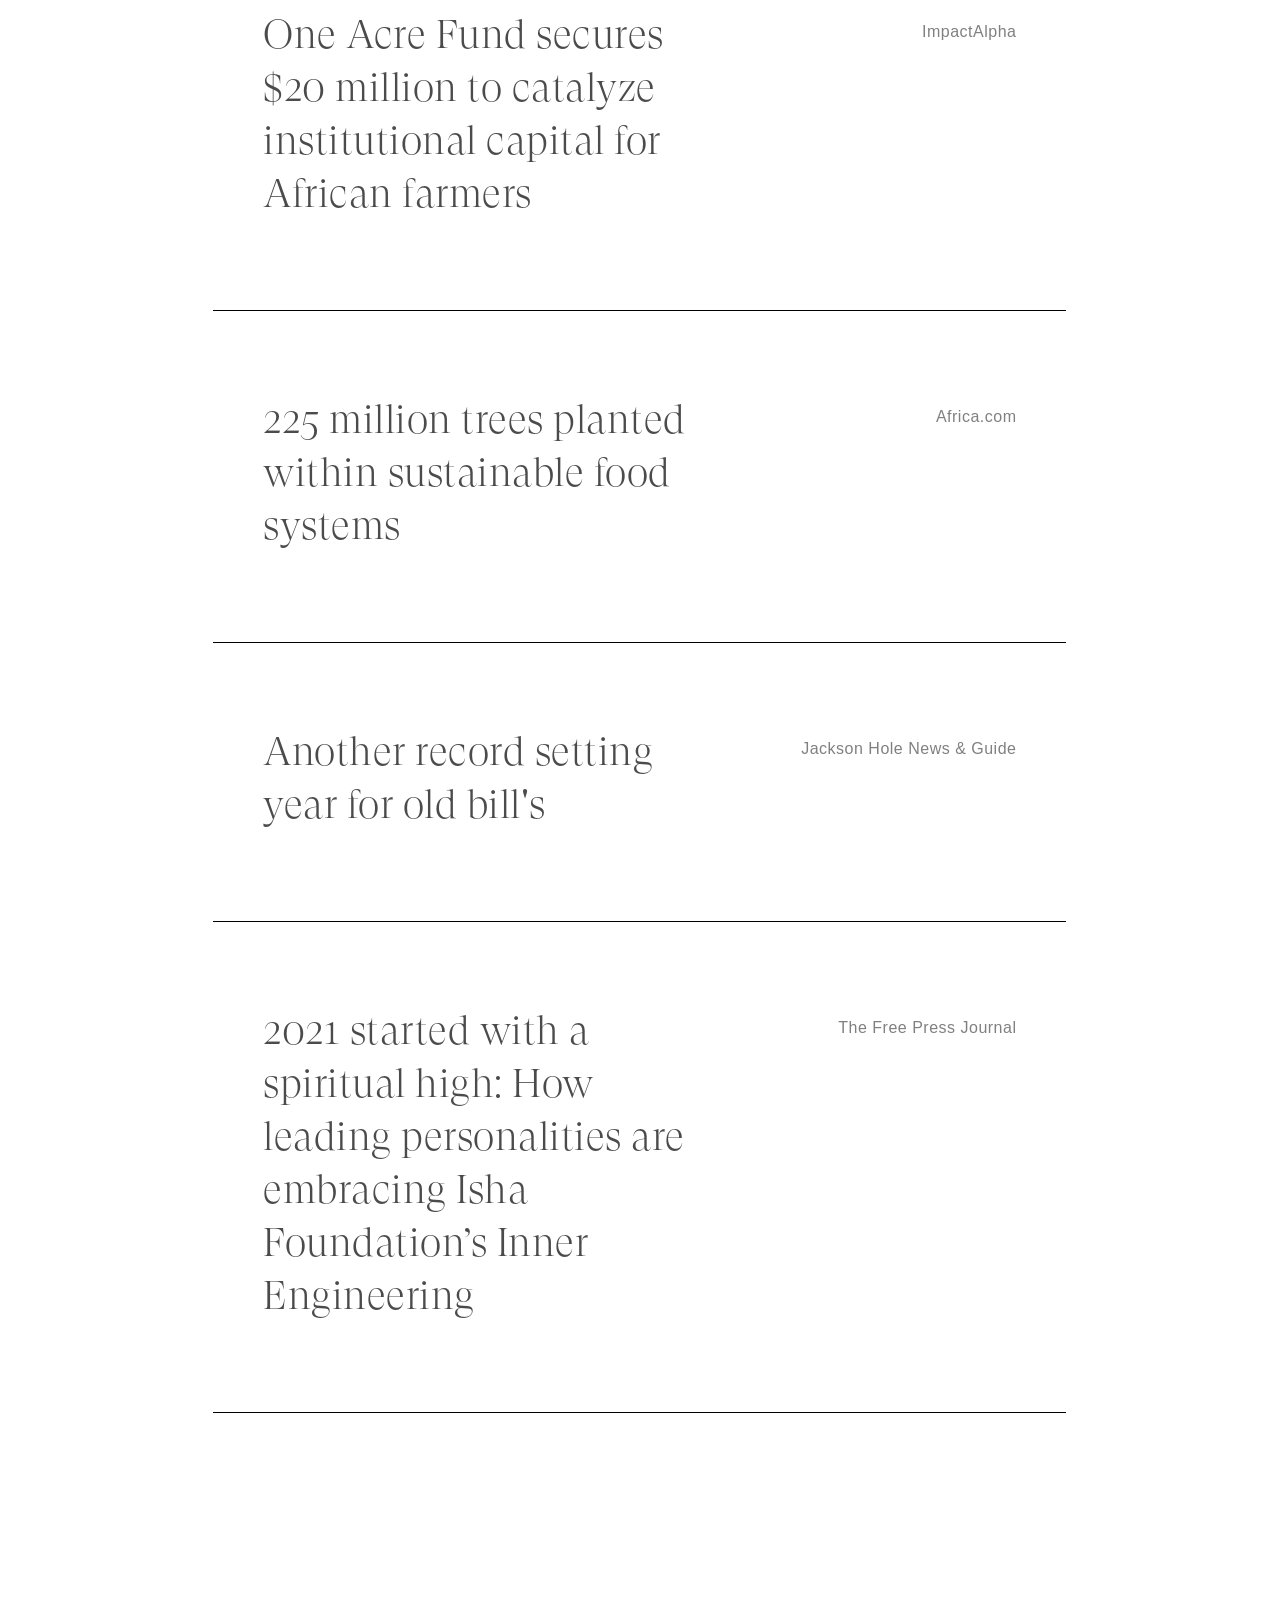
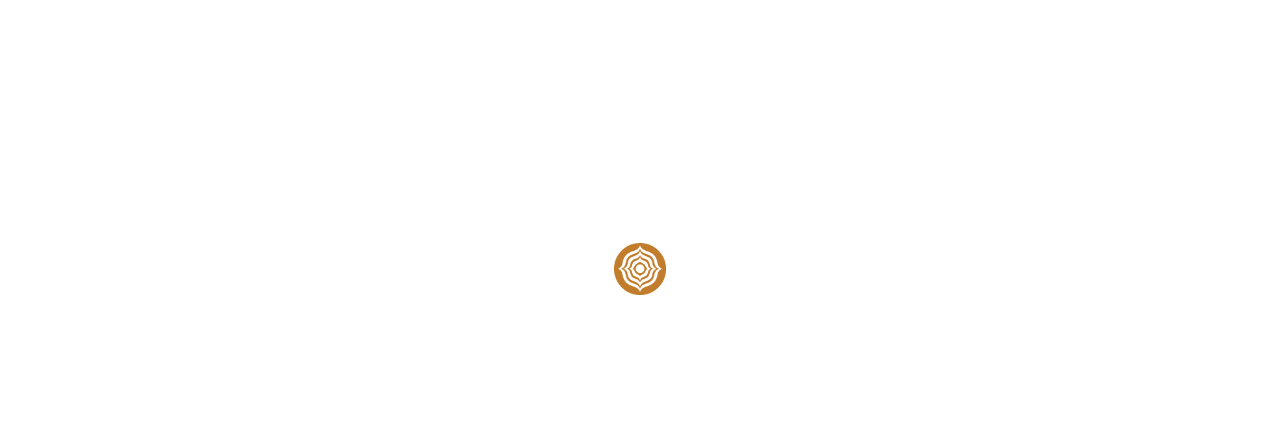
<file: index-3.html>
<!DOCTYPE HTML>
<html lang="en">
<head>
	<!-- 👉 -->
	<script>
		var host = "www.satchitanandafoundation.com"
		if (window.location.host == host && window.location.protocol != "https:") {window.location.protocol = "https:"}
	</script>
	<!-- 🌟 -->
	<title>Satchitananda Foundation</title>
	<meta name="description" content="Our shared human mission is to contribute to the end of global poverty and hunger, to promote the spread of freedom across the globe, and to awaken to our nature as beings of spirit, transmuting the mental health pandemic into an opportunity for enlightenment for all beings">
	<!-- 🔎 -->
	<meta itemprop="name" content="Satchitananda Foundation">
	<meta itemprop="description" content="Our shared human mission is to contribute to the end of global poverty and hunger, to promote the spread of freedom across the globe, and to awaken to our nature as beings of spirit, transmuting the mental health pandemic into an opportunity for enlightenment for all beings">
	<meta itemprop="image" content="https://www.satchitanandafoundation.com/img/thumbnail-og.png">
	<meta property="og:title" content="Satchitananda Foundation">
	<meta property="og:description" content="Our shared human mission is to contribute to the end of global poverty and hunger, to promote the spread of freedom across the globe, and to awaken to our nature as beings of spirit, transmuting the mental health pandemic into an opportunity for enlightenment for all beings">
	<meta property="og:image" content="https://www.satchitanandafoundation.com/img/thumbnail-og.png">
	<meta property="og:url" content="https://www.satchitanandafoundation.com">
	<meta name="twitter:card" content="summary_large_image">
	<meta name="twitter:title" content="Our shared human mission is to contribute to the end of global poverty and hunger, to promote the spread of freedom across the globe, and to awaken to our nature as beings of spirit, transmuting the mental health pandemic into an opportunity for enlightenment for all beings">
	<meta name="twitter:image" content="https://www.satchitanandafoundation.com/img/thumbnail-tw.png">
	<meta charset="utf-8">
	<meta name="viewport" content="width=device-width, initial-scale=1">
	<link rel="shortcut icon" type="image/x-icon" href="img/fav.png">
	<link href="css/grid.css" rel="stylesheet">
	<link href="css/style.css" rel="stylesheet">
	<style>
		html, body {background-color: white;}
		#home-pillars-intro h2 {color: white;}
		#home-pillars-intro, .pillar-1, .pillar-2, .pillar-3 {background-color: #c88b56;}
	</style>
</head>
<body>
	<!-- NAV -->
	<div id="myNav" class="overlay">
		<a href="javascript:void(0)" class="closebtn" onclick="closeNav()">&times;</a>
		<div class="overlay-content">
			<a href="/">Home</a>
			<a href="about">About</a>
			<a href="food">Food</a>
			<a href="freedom">Freedom</a>
			<a href="flourishing">Flourishing</a>
			<!-- <a href="events">Events</a> -->
			<a href="https://blog.satchitananda.foundation" target="_blank">Blog</a>
		</div>
	</div>
	<!-- CONTENT -->
	<div class="container">
		<div class="row" id="nav">
			<div class="col-1"></div>
			<div class="col-5" id="imlogo">
				<a href="/" style="opacity: 1;"><img src="img/satchitananda-logo.png"></a>
			</div>
			<div class="col-5 right">
				<span onclick="openNav()" style="cursor:pointer;"><span id="hamburger" style="top:-2px;">&#9776;</span> Menu</span>
			</div>
			<div class="col-1"></div>
		</div>
	</div>
	<div class="container">
		<div class="row" id="home-intro">
			<div class="col-1"></div>
			<div class="col-4">
				<h1 class="superlight">We are manifesting an awakened present and abundant future for all conscious beings</h1>
				<a href="about.html">Learn More →</a>
			</div>
			<div class="col-1"></div>
			<div class="col-6">
				<img src="img/hero-01.png" width="100%">
			</div>
		</div>
	</div>
	<div class="container center" id="home-pillars-intro">
		<div class="row">
			<div class="col-3"></div>
			<div class="col-6">
				<h2 class="superlight">Pillars</h2>
				<!--<p>Some text here lorem ipsum dolor sit are dolor eufiat nulla pariatur.</p>-->
			</div>
			<div class="col-3"></div>
		</div>
	</div>
	<div class="container center" id="home-pillars">
		<div class="row">
			<div class="col-4 pillar-1">
				<img src="img/pillar-food.png">
				<h3 class="superlight">Food</h3>
				<p>Prosperity begins with the basics of proper nourishment for the <em>body</em>. We are contributing to the end of global poverty and hunger.</p>
				<a href="food.html">Learn More →</a>
			</div>
			<div class="col-4 pillar-2">
				<img src="img/pillar-freedom.png">
				<h3 class="superlight">Freedom</h3>
				<p>The evolution of the <em>mind</em> thrives in a society based on liberty. We are promoting the spread of freedom across the globe.</p>
				<a href="freedom.html">Learn More →</a>
			</div>
			<div class="col-4 pillar-3">
				<img src="img/pillar-flourishing.png">
				<h3 class="superlight">Flourishing</h3>
				<p>Our shared human mission is to awaken to our nature as beings of <em>spirit</em>. We are transmuting the mental health pandemic into an opportunity for enlightenment for all beings.</p>
				<a href="flourishing.html">Learn More →</a>
			</div>
		</div>
	</div>
	<!--
	<div class="container center" id="home-news">
		<div class="row home-news-intro">
			<div class="col-3"></div>
			<div class="col-6">
				<h2 class="superlight">Events</h2>
			</div>
			<div class="col-3"></div>
		</div>
		<div class="row news-border-container">
			<div class="col-2"></div>
			<div class="col-5 left">
				<p class="news-title"><a class="superlight" href="events">Raising Consciousness in the Tetons</a></p>
			</div>
			<div class="col-3 right">
				<p class="news-source">Jackson Hole</p>
			</div>
			<div class="col-2"></div>
		</div>
		<div class="row">
			<div class="col-2"></div>
			<div class="col-8 news-border"></div>
			<div class="col-2"></div>
		</div>
	</div>
	-->
	<div class="container center" id="home-news">
		<div class="row home-news-intro">
			<div class="col-3"></div>
			<div class="col-6">
				<h2 class="superlight">News</h2>
				<!--<p>Some text here lorem ipsum dolor sit are dolor iolore eu fugiat nulla pariatur.</p>-->
			</div>
			<div class="col-3"></div>
		</div>
		<div class="row news-border-container">
			<div class="col-2"></div>
			<div class="col-5 left">
				<p class="news-title"><a class="superlight" href="https://www.axios.com/givedirectly-cash-aid-poverty-pandemic-5806c1e6-aaff-4b41-bc17-98514d4e2431.html" target="_blank">The best antidote to poverty could be cold, hard cash</a></p>
			</div>
			<div class="col-3 right">
				<p class="news-source">Axios</p>
			</div>
			<div class="col-2"></div>
		</div>
		<div class="row">
			<div class="col-2"></div>
			<div class="col-8 news-border"></div>
			<div class="col-2"></div>
		</div>
		<div class="row news-border-container">
			<div class="col-2"></div>
			<div class="col-5 left">
				<p class="news-title"><a class="superlight" href="https://impactalpha.com/one-acre-fund-secures-20-million-to-catalyze-institutional-capital-for-african-farmers" target="_blank">One Acre Fund secures $20 million to catalyze institutional capital for African farmers</a></p>
			</div>
			<div class="col-3 right">
				<p class="news-source">ImpactAlpha</p>
			</div>
			<div class="col-2"></div>
		</div>
		<div class="row">
			<div class="col-2"></div>
			<div class="col-8 news-border"></div>
			<div class="col-2"></div>
		</div>
		<div class="row news-border-container">
			<div class="col-2"></div>
			<div class="col-5 left">
				<p class="news-title"><a class="superlight" href="https://www.africa.com/225-million-trees-planted-within-sustainable-food-systems" target="_blank">225 million trees planted within sustainable food systems</a></p>
			</div>
			<div class="col-3 right">
				<p class="news-source">Africa.com</p>
			</div>
			<div class="col-2"></div>
		</div>
		<div class="row">
			<div class="col-2"></div>
			<div class="col-8 news-border"></div>
			<div class="col-2"></div>
		</div>
		<div class="row news-border-container">
			<div class="col-2"></div>
			<div class="col-5 left">
				<p class="news-title"><a class="superlight" href="https://www.jhnewsandguide.com/news/town_county/local/another-record-setting-year-for-old-bills/article_1b489ef6-566a-5c36-bd68-8cf71f87dc6e.html" target="_blank">Another record setting year for old bill's</a></p>
			</div>
			<div class="col-3 right">
				<p class="news-source">Jackson Hole News & Guide</p>
			</div>
			<div class="col-2"></div>
		</div>
		<div class="row">
			<div class="col-2"></div>
			<div class="col-8 news-border"></div>
			<div class="col-2"></div>
		</div>
		<div class="row news-border-container">
			<div class="col-2"></div>
			<div class="col-5 left">
				<p class="news-title"><a class="superlight" href="https://www.freepressjournal.in/india/2021-started-with-a-spiritual-high-how-leading-personalities-are-embracing-isha-foundations-inner-engineering" target="_blank">2021 started with a spiritual high: How leading personalities are embracing Isha Foundation’s Inner Engineering</a></p>
			</div>
			<div class="col-3 right">
				<p class="news-source">The Free Press Journal</p>
			</div>
			<div class="col-2"></div>
		</div>
		<div class="row">
			<div class="col-2"></div>
			<div class="col-8 news-border"></div>
			<div class="col-2"></div>
		</div>
	</div>
	<!--
	<div class="container center" id="home-blog">
		<div class="row home-blog-intro">
			<div class="col-3"></div>
			<div class="col-6">
				<h2 class="superlight">Blog</h2>
				<p>Some text here lorem ipsum dolor sit amet, consectetur adipiscing elit, sed do eiusmod tempor incididunt ut labore et dolore magna aliqua. Ut enim ad minim veniam, quis nostrud exercitation ullamco laboris nisi ut aliquip ex ea commodo consequat. Duis aute irure dolor in reprehenderit in voluptate velit esse cillum dolore eu fugiat nulla pariatur.</p>
			</div>
			<div class="col-3"></div>
		</div>
		<div class="row">
			<div class="col-2"></div>
			<div class="col-6">
				<p class="blog-title superlight left">Lorem ipsum dolor sit amet</p>
			</div>
			<div class="col-2 right">
				<p class="blog-source">Aug 12, 2021</p>
			</div>
			<div class="col-2"></div>
		</div>
		<div class="row">
			<div class="col-2"></div>
			<div class="col-8 blog-border"></div>
			<div class="col-2"></div>
		</div>
		<div class="row">
			<div class="col-2"></div>
			<div class="col-6">
				<p class="blog-title superlight left">Lorem ipsum dolor sit amet</p>
			</div>
			<div class="col-2 right">
				<p class="blog-source">Aug 12, 2021</p>
			</div>
			<div class="col-2"></div>
		</div>
		<div class="row">
			<div class="col-2"></div>
			<div class="col-8 blog-border"></div>
			<div class="col-2"></div>
		</div>
		<div class="row">
			<div class="col-2"></div>
			<div class="col-6">
				<p class="blog-title superlight left">Lorem ipsum dolor sit amet</p>
			</div>
			<div class="col-2 right">
				<p class="blog-source">Aug 12, 2021</p>
			</div>
			<div class="col-2"></div>
		</div>
		<div class="row">
			<div class="col-2"></div>
			<div class="col-8 blog-border"></div>
			<div class="col-2"></div>
		</div>
	</div>
	-->
	<!-- FOOTER -->
	<div class="container center footer">
		<div class="row">
			<div class="col-12">
				<img src="img/fav.png">
			</div>
		</div>
	</div>
</body>
<script>
	/* Open */
	function openNav() {
		document.getElementById("myNav").style.display = "block";
	}
	/* Close */
	function closeNav() {
		document.getElementById("myNav").style.display = "none";
	}
</script>
</html>
</file>
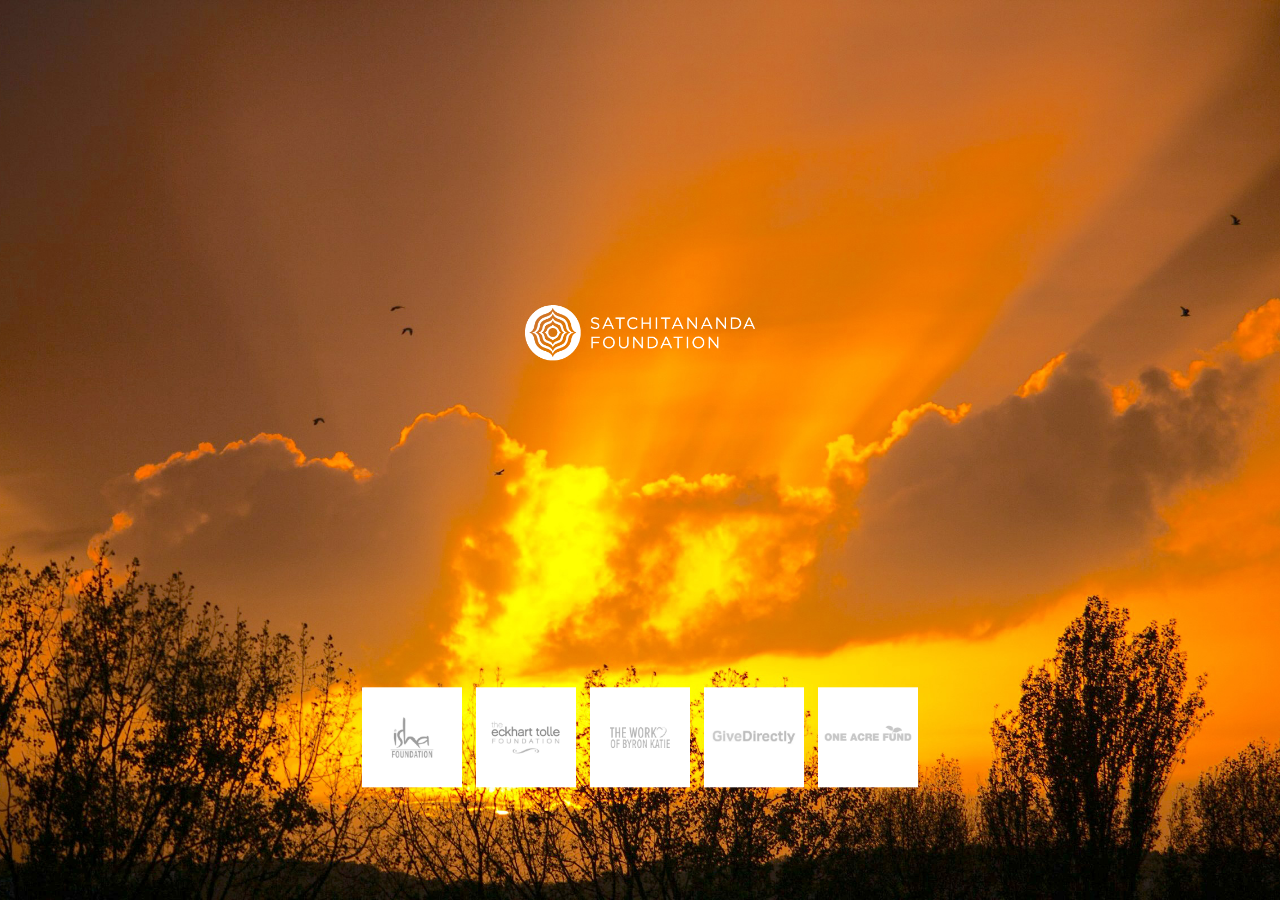
<file: index-4.html>
<!DOCTYPE html>
<html lang="en">
	<script>
		var host = "www.satchitanandafoundation.com"
		if (window.location.host == host && window.location.protocol != "https:") {window.location.protocol = "https:"}
	</script>
	<head>
		<!-- 🕷️ -->
		<meta name="robots" content="noindex">
		<meta charset="utf-8">
		<meta name="viewport" content="width=device-width, initial-scale=1.0">
		<meta name="description" content="Our shared human mission is to contribute to the end of global poverty and hunger, to promote the spread of freedom across the globe, and to awaken to our nature as beings of spirit, transmuting the mental health pandemic into an opportunity for enlightenment for all beings">
		<meta itemprop="name" content="Satchitananda Foundation">
		<meta itemprop="description" content="Our shared human mission is to contribute to the end of global poverty and hunger, to promote the spread of freedom across the globe, and to awaken to our nature as beings of spirit, transmuting the mental health pandemic into an opportunity for enlightenment for all beings">
		<meta itemprop="image" content="https://www.satchitanandafoundation.com/img/thumbnail-og.png">
		<meta property="og:title" content="Satchitananda Foundation">
		<meta property="og:description" content="Our shared human mission is to contribute to the end of global poverty and hunger, to promote the spread of freedom across the globe, and to awaken to our nature as beings of spirit, transmuting the mental health pandemic into an opportunity for enlightenment for all beings">
		<meta property="og:image" content="https://www.satchitanandafoundation.com/img/thumbnail-og.png">
		<meta property="og:url" content="https://www.satchitanandafoundation.com">
		<meta name="twitter:card" content="summary_large_image">
		<meta name="twitter:title" content="Our shared human mission is to contribute to the end of global poverty and hunger, to promote the spread of freedom across the globe, and to awaken to our nature as beings of spirit, transmuting the mental health pandemic into an opportunity for enlightenment for all beings">
		<meta name="twitter:image" content="https://www.satchitanandafoundation.com/img/thumbnail-tw.png">
		<title>Satchitananda Foundation</title>
		<link href="img/fav.png" rel="icon" type="image/ico">
		<link href="css/blank.css" rel="stylesheet">
		<style>
			#logo {margin-top: 200px;}
			#main-partners {margin-top: 300px;}
			#main-partners img {max-width: 100px; margin-top: 10px; margin-right: 5px; margin-left: 5px;}
			@media only screen and (max-width: 960px) {
				#main-partners {margin-top: 250px;}
				#main-partners img {max-width: 50px;}
			}
		</style>
	</head>
	<body>
		<header id="header-home">
			<div class="container vh-center" >
				<div class="row">
					<div class="col-12 center" id="logo">
						<img style="max-width:230px;" src="img/logo-w.png">
					</div>
				</div>
				<div class="row">
					<div class="col-12 center" id="main-partners">
						<a href="https://isha.sadhguru.org" target="_blank"><img src="img/partners/ishafoundation.png"></a>
						<a href="https://www.eckharttollefoundation.org" target="_blank"><img src="img/partners/eckharttollefoundation.png" target="_blank"></a>
						<a href="https://www.theworkfoundationinc.org" target="_blank"><img src="img/partners/theworkfoundation.png"></a>
						<a href="https://www.givedirectly.org" target="_blank"><img src="img/partners/givedirectly.png"></a>
						<a href="https://oneacrefund.org" target="_blank"><img src="img/partners/oneacrefund.png"></a>
					</div>
				</div>
			</div>
		</header>
	</body>
</html>
</file>
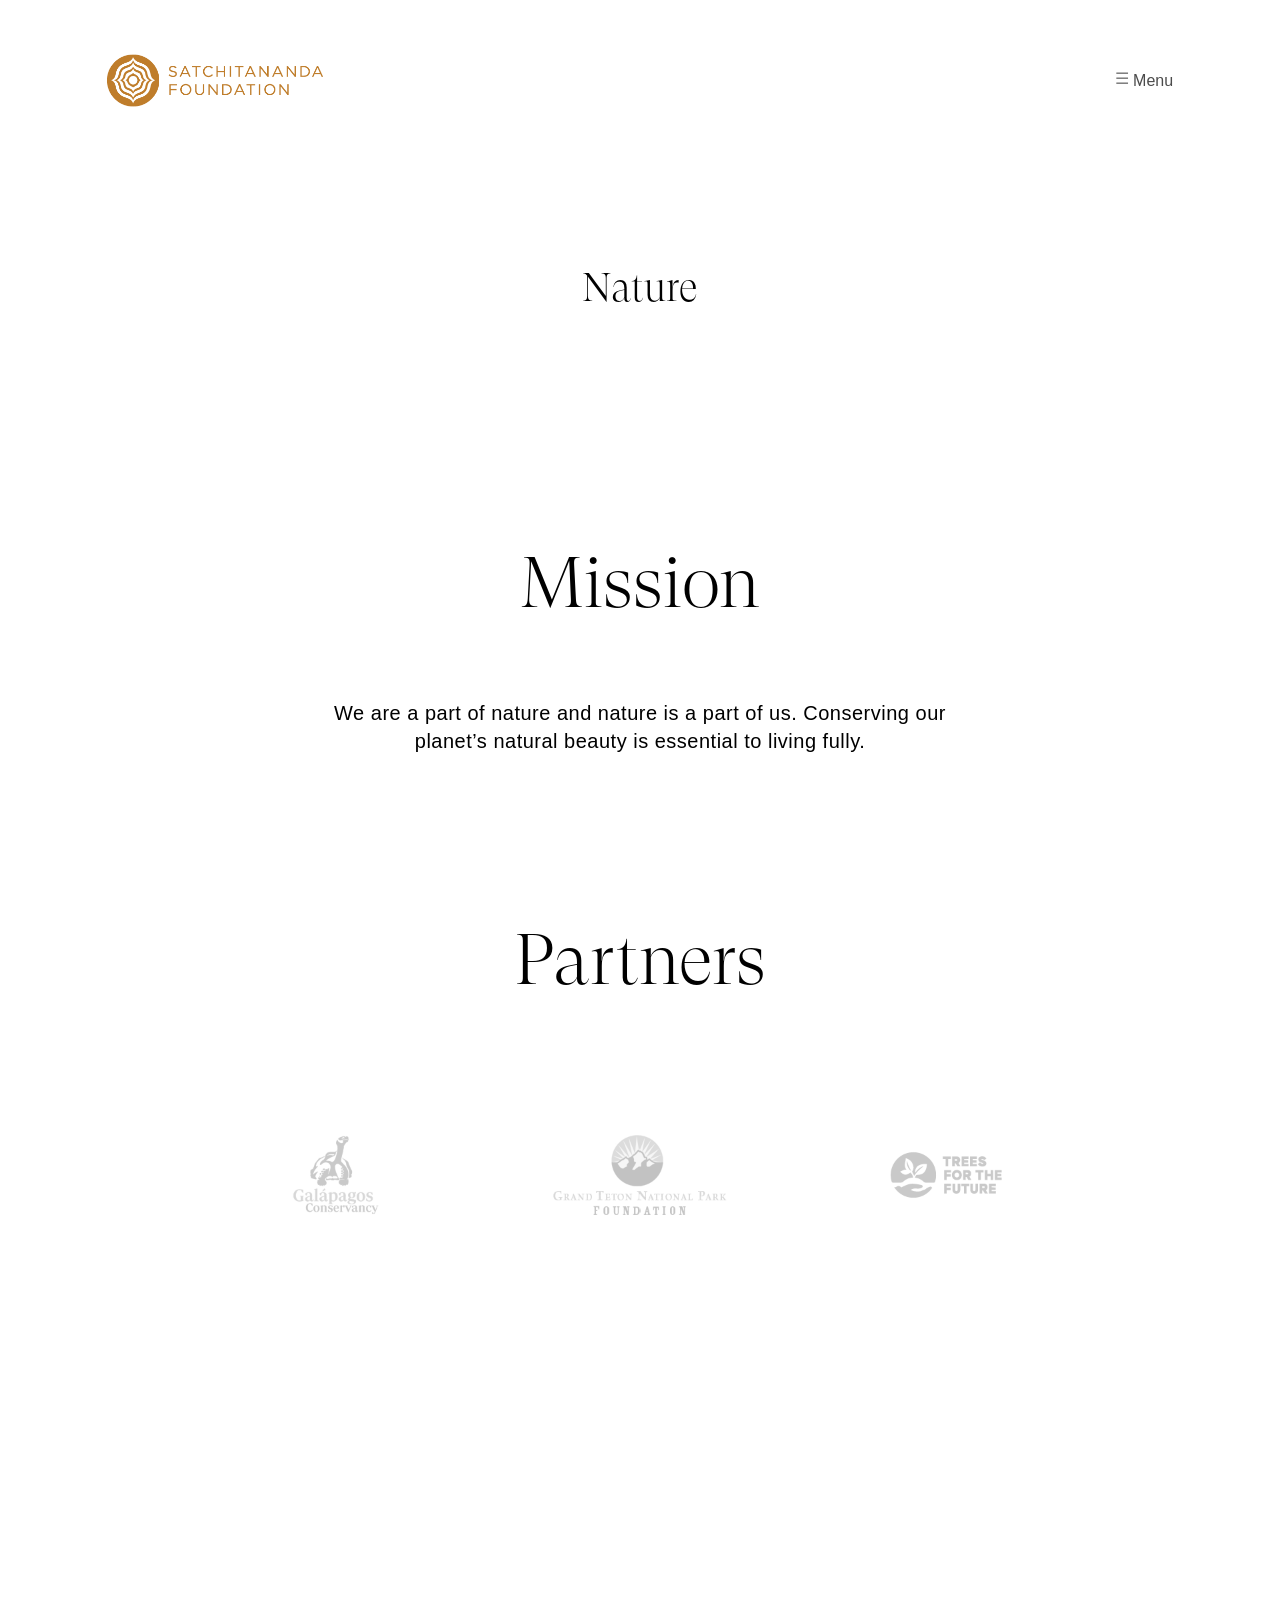
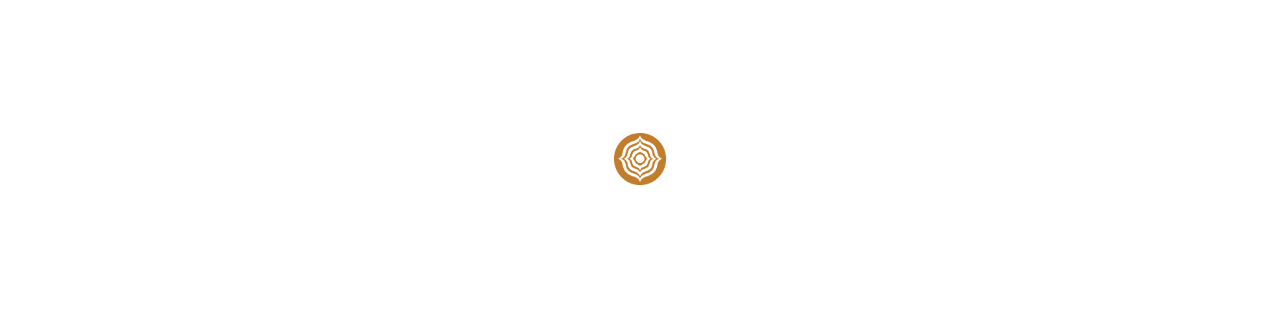
<file: nature.html>
<!DOCTYPE HTML>
<html lang="en">
<head>
	<!-- 🌎 -->
	<script>
		var host = "www.satchitanandafoundation.com"
		if (window.location.host == host && window.location.protocol != "https:") {window.location.protocol = "https:"}
	</script>
	<!-- 🌟 -->
	<title>Satchitananda Foundation</title>
	<meta name="description" content="We are manifesting an awakened present and abundant future for all conscious beings">
	<!-- 🔎 -->
	<meta itemprop="name" content="Satchitananda Foundation">
	<meta itemprop="description" content="We are manifesting an awakened present and abundant future for all conscious beings">
	<meta itemprop="image" content="https://www.satchitanandafoundation.com/img/thumbnail-og.png">
	<meta property="og:title" content="Satchitananda Foundation">
	<meta property="og:description" content="We are manifesting an awakened present and abundant future for all conscious beings">
	<meta property="og:image" content="https://www.satchitanandafoundation.com/img/thumbnail-og.png">
	<meta property="og:url" content="https://www.satchitanandafoundation.com">
	<meta name="twitter:card" content="summary_large_image">
	<meta name="twitter:title" content="We are manifesting an awakened present and abundant future for all conscious beings">
	<meta name="twitter:image" content="https://www.satchitanandafoundation.com/img/thumbnail-tw.png">
	<meta charset="utf-8">
	<meta name="viewport" content="width=device-width, initial-scale=1">
	<!-- 💃 -->
	<link rel="shortcut icon" type="image/x-icon" href="img/fav.png">
	<link href="css/grid.css" rel="stylesheet">
	<link href="css/style.css" rel="stylesheet">
</head>
<body>
	<!-- NAV -->
	<div id="myNav" class="overlay">
		<a href="javascript:void(0)" class="closebtn" onclick="closeNav()">&times;</a>
		<div class="overlay-content">
			<a href="/">Home</a>
			<a href="about">About</a>
			<a href="nourishment">Nourishment</a>
			<a href="nature">Nature</a>
			<a href="nirvana">Nirvana</a>
			<!-- <a href="events">Events</a> -->
			<a href="https://blog.satchitananda.foundation" target="_blank">Blog</a>
		</div>
	</div>
	<!-- CONTENT -->
	<div class="container"> <!-- background-color: #c88b56;; -->
		<div class="row" id="nav"> <!-- background-color: #c88b56;; -->
			<div class="col-1"></div>
			<div class="col-5" id="imlogo">
				<a href="/" style="opacity: 1;"><img src="img/satchitananda-logo.png"></a>
			</div>
			<div class="col-5 right">
				<span onclick="openNav()" style="cursor:pointer;"><span id="hamburger" style="top:-2px;">&#9776;</span> Menu</span>
			</div>
			<div class="col-1"></div>
		</div>
		<div class="row" id="about-intro"> <!-- background-color: #c88b56;; -->
			<div class="col-12 center">
				<h1 class="superlight">Nature</h1>
			</div>
		</div>
	</div>
	<div class="container center" id="home-news">
		<div class="row home-news-intro" id="pillars-mission-text">
			<div class="col-3"></div>
			<div class="col-6">
				<h2 class="superlight">Mission</h2>
				<p>We are a part of nature and nature is a part of us. Conserving our planet’s natural beauty is essential to living fully.</p>
			</div>
			<div class="col-3"></div>
		</div>
	</div>
	<div class="container team partners-logos" style="padding-top: 100px;">
		<div class="row">
			<div class="col-12 center">
				<h2 class="superlight" style="padding-bottom: 0;">Partners</h2>
			</div>
		</div>
		<div class="row">
			<div class="col-12 center">
				<a href="https://www.galapagos.org" target="_blank"><img src="img/partners/galapagos.png"></a>
				<a href="https://www.gtnpf.org" target="_blank"><img src="img/partners/gtnpf.png"></a>
				<a href="https://www.trees.org" target="_blank"><img src="img/partners/trees.png"></a>
			</div>
		</div>
	</div>
	<!-- FOOTER -->
	<div class="container center footer">
		<div class="row">
			<div class="col-12">
				<img src="img/fav.png">
			</div>
		</div>
	</div>
</body>
<script>
	/* Open */
	function openNav() {
		document.getElementById("myNav").style.display = "block";
	}
	/* Close */
	function closeNav() {
		document.getElementById("myNav").style.display = "none";
	}
</script>
</html>
</file>
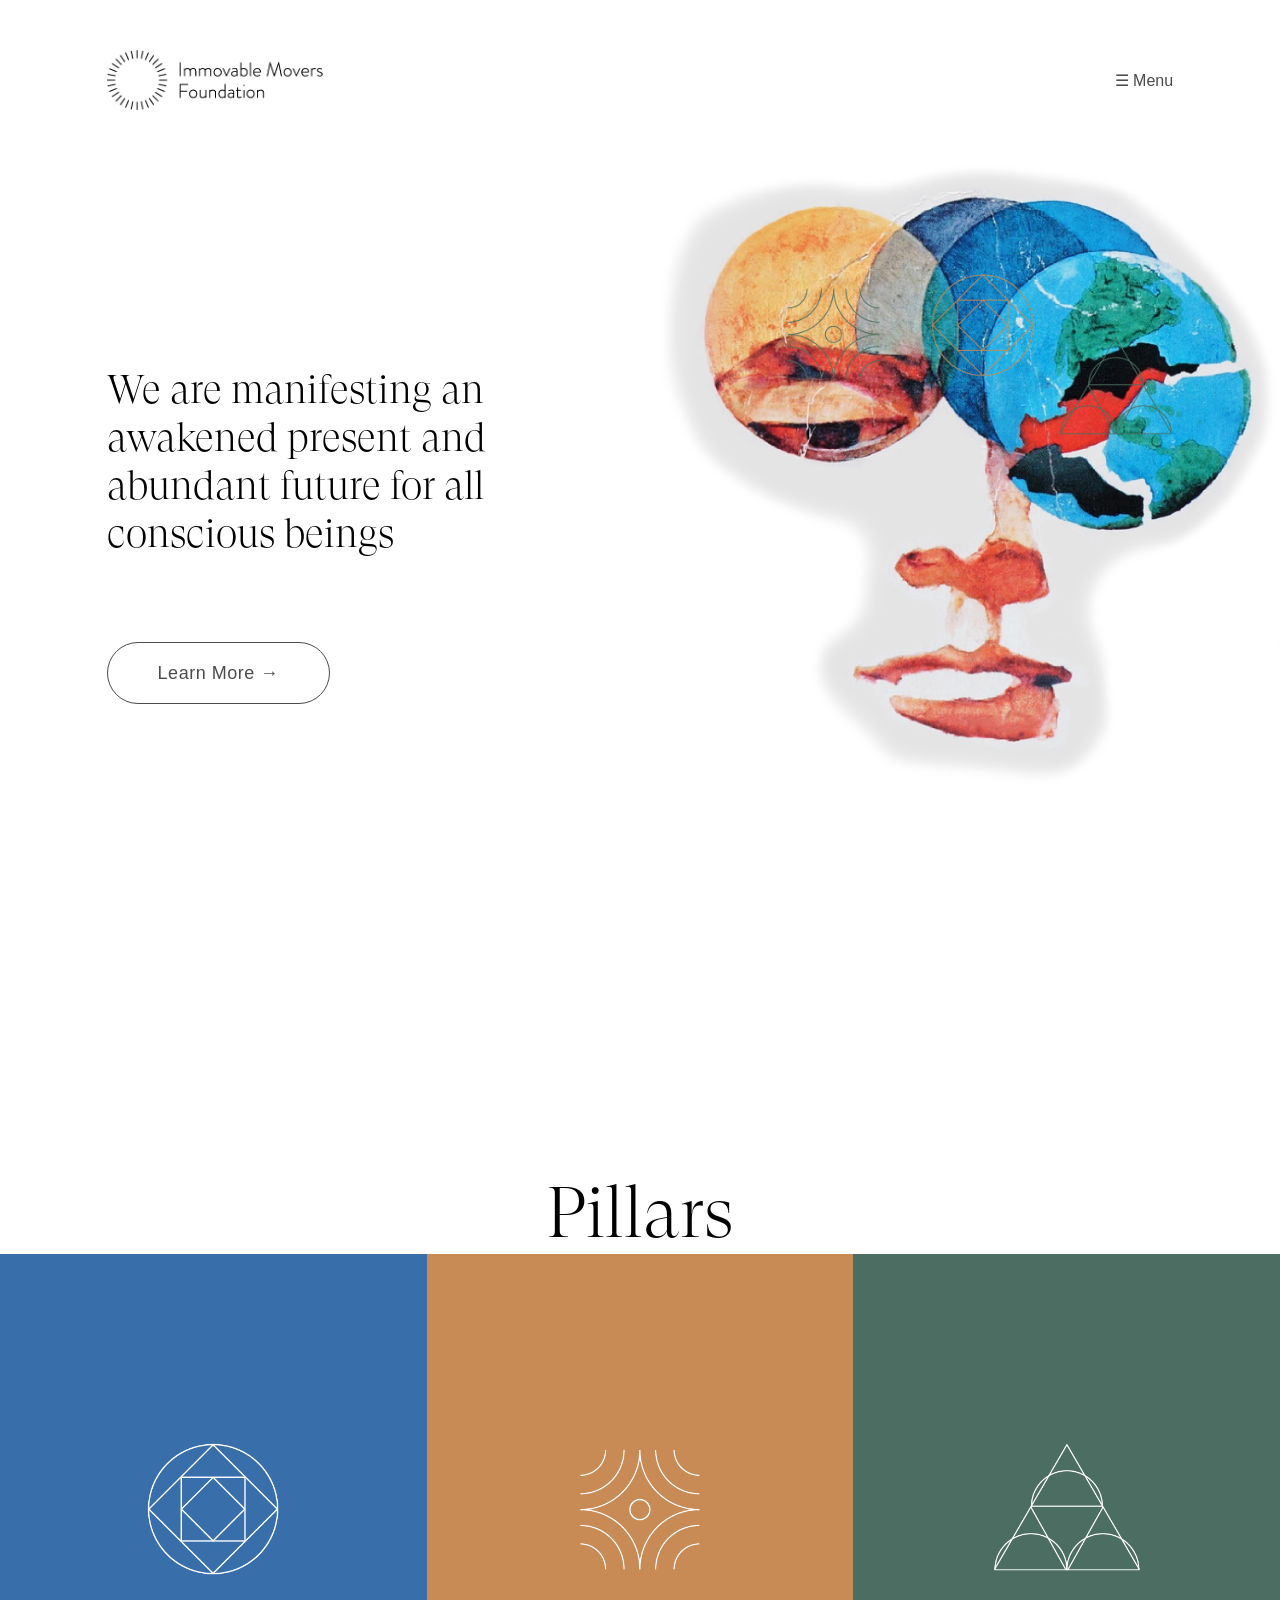
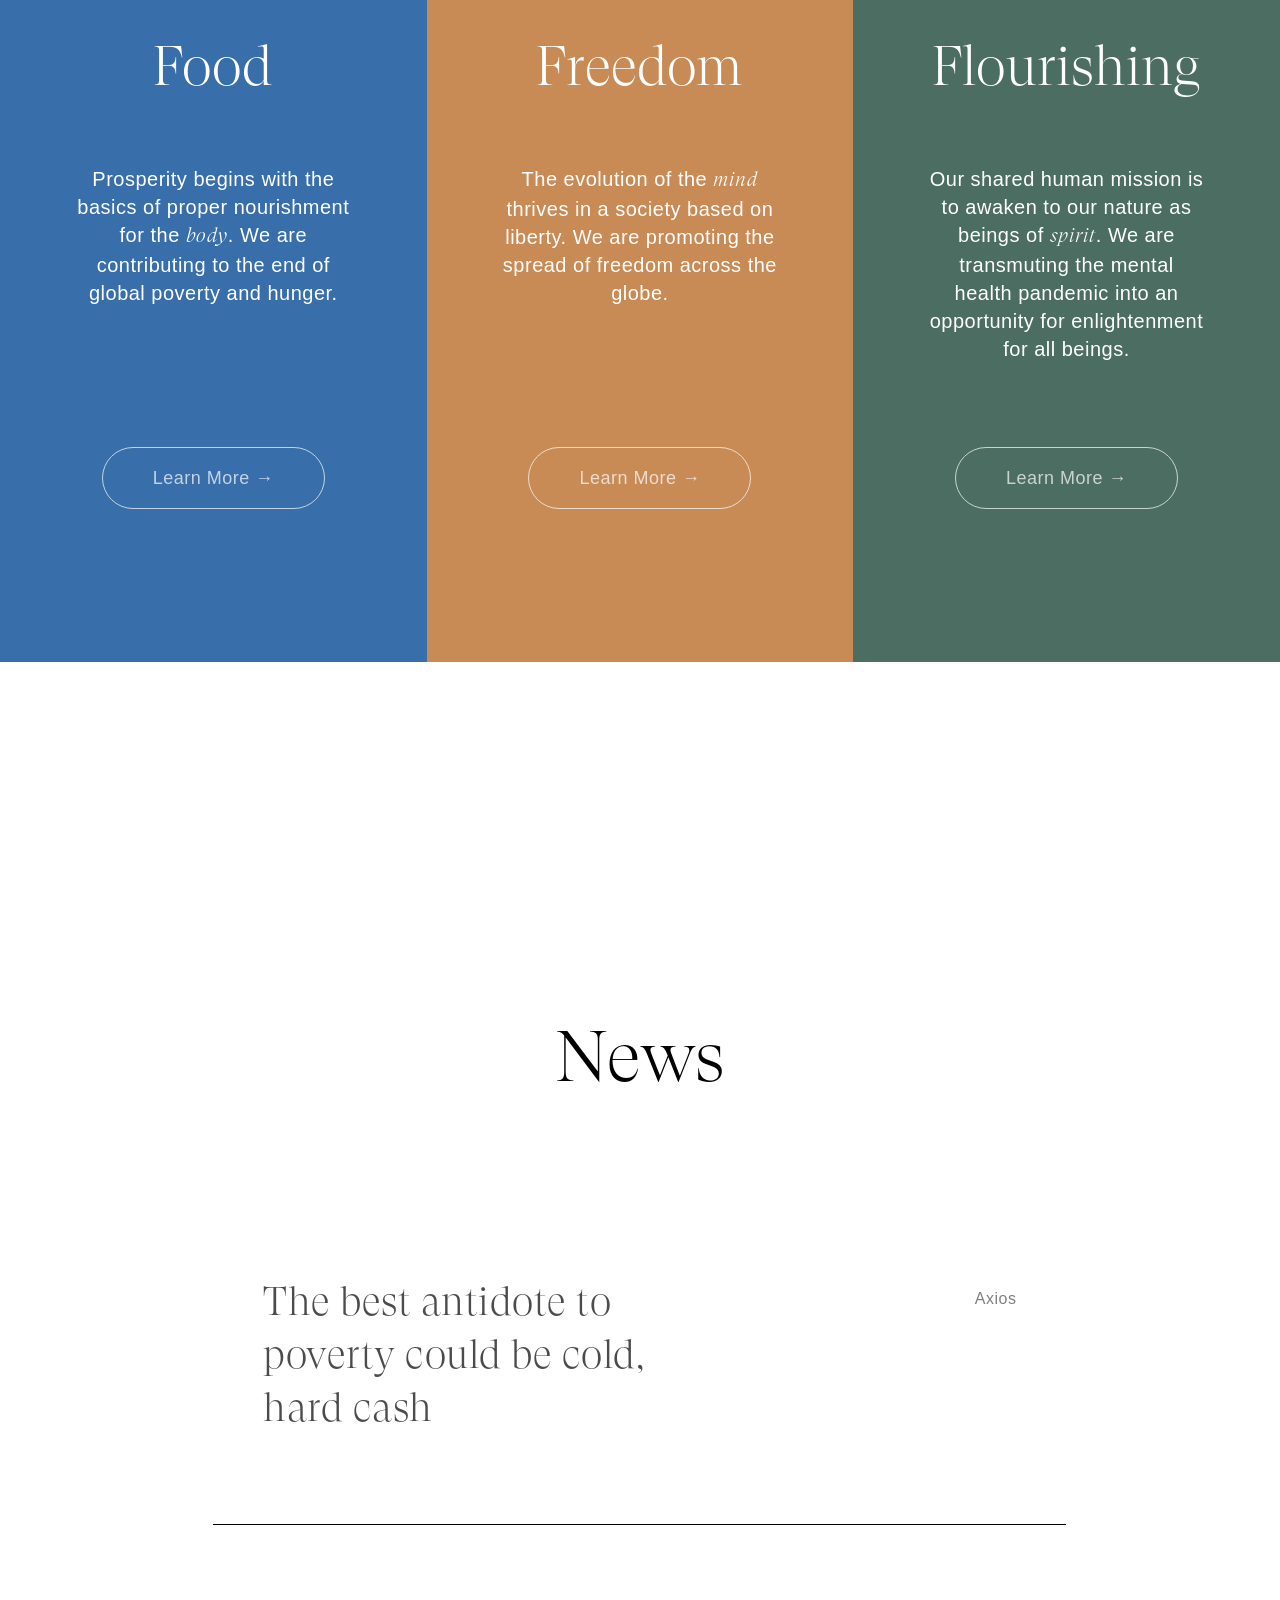
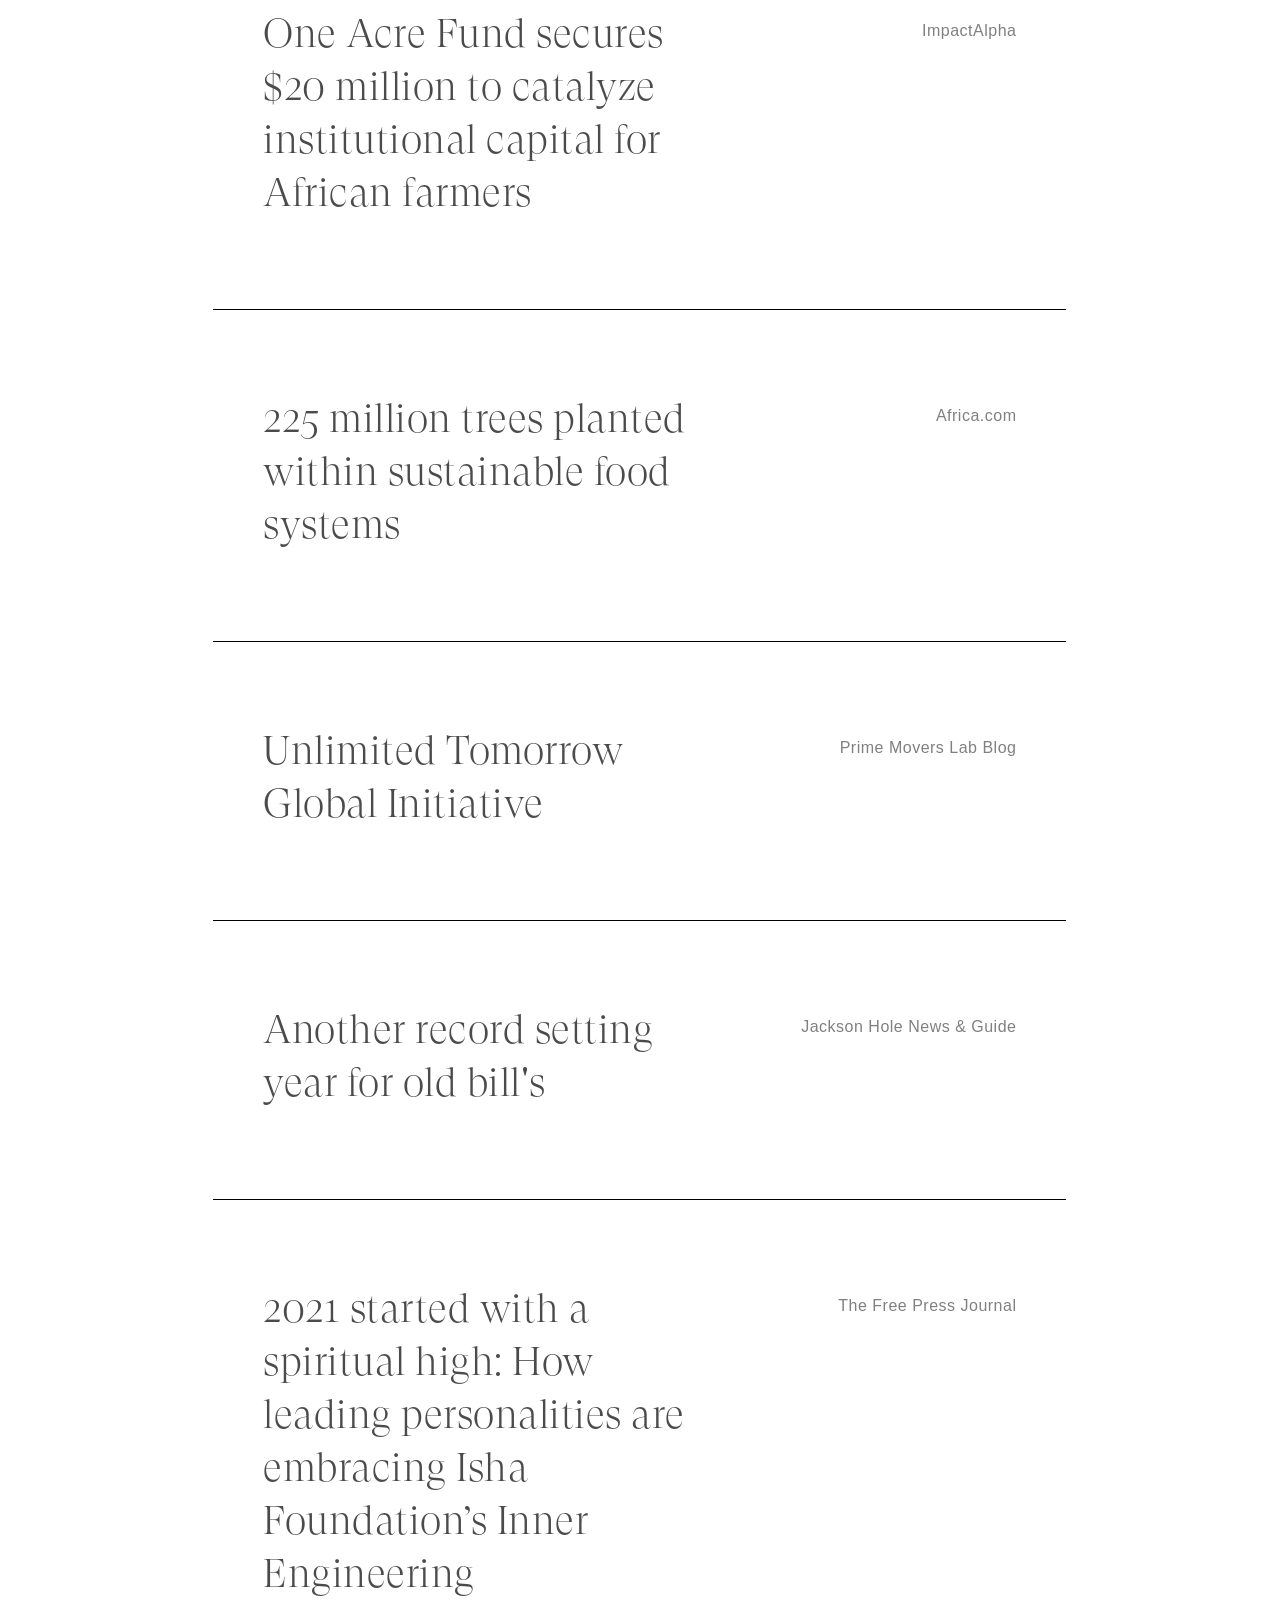
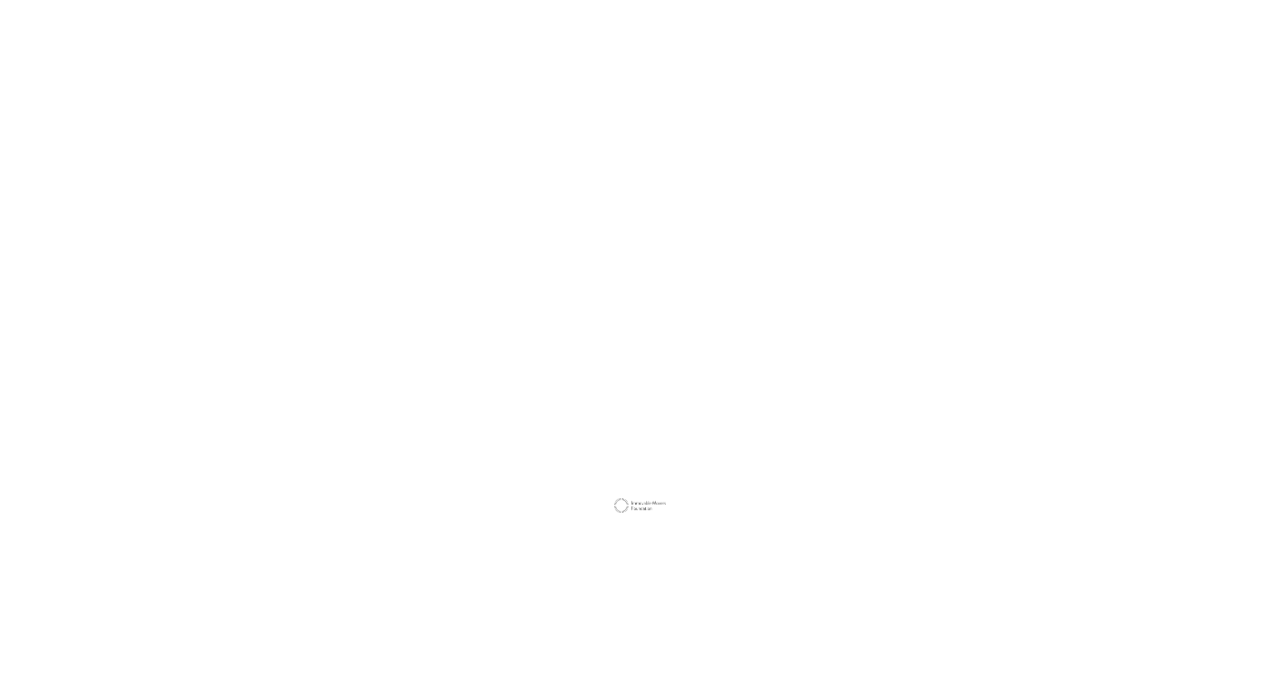
<file: tes-3.html>
<!DOCTYPE HTML>
<html lang="en">
<head>
	<script>
		var host = "www.satchitananda.foundation"
		if (window.location.host == host && window.location.protocol != "https:") {window.location.protocol = "https:"}
	</script>

	<!-- 🌟 -->
	<title>Sat Chit Ananda Foundation</title>
	<meta name="description" content="Our shared human mission is to contribute to the end of global poverty and hunger, to promote the spread of freedom across the globe, and to awaken to our nature as beings of spirit, transmuting the mental health pandemic into an opportunity for enlightenment for all beings">

	<!-- Google / Search Engine Tags -->
	<meta itemprop="name" content="Sat Chit Ananda Foundation">
	<meta itemprop="description" content="Our shared human mission is to contribute to the end of global poverty and hunger, to promote the spread of freedom across the globe, and to awaken to our nature as beings of spirit, transmuting the mental health pandemic into an opportunity for enlightenment for all beings">
	<meta itemprop="image" content="http://satchitananda.foundation/img/thumbnail-og.png">
	<meta property="og:title" content="Sat Chit Ananda Foundation">
	<meta property="og:description" content="Our shared human mission is to contribute to the end of global poverty and hunger, to promote the spread of freedom across the globe, and to awaken to our nature as beings of spirit, transmuting the mental health pandemic into an opportunity for enlightenment for all beings">
	<meta property="og:image" content="https://satchitananda.foundation/img/thumbnail-og.png">
	<meta property="og:url" content="https://www.theimmovablemovers.com">
	<meta name="twitter:card" content="summary_large_image">
	<meta name="twitter:title" content="Our shared human mission is to contribute to the end of global poverty and hunger, to promote the spread of freedom across the globe, and to awaken to our nature as beings of spirit, transmuting the mental health pandemic into an opportunity for enlightenment for all beings">
	<meta name="twitter:image" content="https://satchitananda.foundation/img/thumbnail-tw.png">
	<meta charset="utf-8">
	<meta name="viewport" content="width=device-width, initial-scale=1">

	<!-- Global site tag (gtag.js) - Google Analytics -->
	<script></script>

	<!-- Favicons -->
	<link rel="shortcut icon" href="/favicon.ico">
	<link rel="apple-touch-icon" sizes="180x180" href="/apple-touch-icon.png">
	<link rel="icon" type="image/png" sizes="32x32" href="/favicon-32x32.png">
	<link rel="icon" type="image/png" sizes="16x16" href="/favicon-16x16.png">

	<!-- Style Imports -->
	<link href="css/grid.css" rel="stylesheet">
	<link href="css/style.css" rel="stylesheet">
</head>
<body>

	<!-- NAV -->
	<div id="myNav" class="overlay">
		<a href="javascript:void(0)" class="closebtn" onclick="closeNav()">&times;</a>
		<div class="overlay-content">
			<a href="index.html">Home</a>
			<a href="about.html">About</a>
			<a href="food.html">Food</a>
			<a href="freedom.html">Freedom</a>
			<a href="flourishing.html">Flourishing</a>
			<a href="https://blog.satchitananda.foundation">Blog</a>
		</div>
	</div>

	<!-- CONTENT -->
	<div class="container">
		<div class="row" id="nav">
			<div class="col-1"></div>
			<div class="col-5" id="imlogo">
				<a href="index.html" style="opacity: 1;"><img src="img/im-logo.png"></a>
			</div>
			<div class="col-5 right">
				<span onclick="openNav()" style="cursor:pointer;">&#9776; Menu</span>
			</div>
			<div class="col-1"></div>
		</div>
	</div>
	<div class="container">
		<div class="row" id="home-intro">
			<div class="col-1"></div>
			<div class="col-5">
				<h1 class="superlight">We are manifesting an awakened present and abundant future for all conscious beings</h1>
				<a href="about.html">Learn More →</a>
			</div>
			<div class="col-6">
				<img src="img/home-hero.png" width="100%">
			</div>
		</div>
	</div>
	<div class="container center" id="home-pillars-intro">
		<div class="row">
			<div class="col-3"></div>
			<div class="col-6">
				<h2 class="superlight">Pillars</h2>
				<!--<p>Some text here lorem ipsum dolor sit are dolor eufiat nulla pariatur.</p>-->
			</div>
			<div class="col-3"></div>
		</div>
	</div>
	<div class="container center" id="home-pillars">
		<div class="row">
			<div class="col-4 pillar-1">
				<img src="img/pillar-food.png">
				<h3 class="superlight">Food</h3>
				<p>Prosperity begins with the basics of proper nourishment for the <em>body</em>. We are contributing to the end of global poverty and hunger.</p>
				<a href="food.html">Learn More →</a>
			</div>
			<div class="col-4 pillar-2">
				<img src="img/pillar-freedom.png">
				<h3 class="superlight">Freedom</h3>
				<p>The evolution of the <em>mind</em> thrives in a society based on liberty. We are promoting the spread of freedom across the globe.</p>
				<a href="freedom.html">Learn More →</a>
			</div>
			<div class="col-4 pillar-3">
				<img src="img/pillar-flourishing.png">
				<h3 class="superlight">Flourishing</h3>
				<p>Our shared human mission is to awaken to our nature as beings of <em>spirit</em>. We are transmuting the mental health pandemic into an opportunity for enlightenment for all beings.</p>
				<a href="flourishing.html">Learn More →</a>
			</div>
		</div>
	</div>
	<div class="container center" id="home-news">
		<div class="row home-news-intro">
			<div class="col-3"></div>
			<div class="col-6">
				<h2 class="superlight">News</h2>
				<!--<p>Some text here lorem ipsum dolor sit are dolor iolore eu fugiat nulla pariatur.</p>-->
			</div>
			<div class="col-3"></div>
		</div>
		<div class="row news-border-container">
			<div class="col-2"></div>
			<div class="col-5 left">
				<p class="news-title"><a class="superlight" href="https://www.axios.com/givedirectly-cash-aid-poverty-pandemic-5806c1e6-aaff-4b41-bc17-98514d4e2431.html" target="_blank">The best antidote to poverty could be cold, hard cash</a></p>
			</div>
			<div class="col-3 right">
				<p class="news-source">Axios</p>
			</div>
			<div class="col-2"></div>
		</div>
		<div class="row">
			<div class="col-2"></div>
			<div class="col-8 news-border"></div>
			<div class="col-2"></div>
		</div>
		<div class="row news-border-container">
			<div class="col-2"></div>
			<div class="col-5 left">
				<p class="news-title"><a class="superlight" href="https://impactalpha.com/one-acre-fund-secures-20-million-to-catalyze-institutional-capital-for-african-farmers" target="_blank">One Acre Fund secures $20 million to catalyze institutional capital for African farmers</a></p>
			</div>
			<div class="col-3 right">
				<p class="news-source">ImpactAlpha</p>
			</div>
			<div class="col-2"></div>
		</div>
		<div class="row">
			<div class="col-2"></div>
			<div class="col-8 news-border"></div>
			<div class="col-2"></div>
		</div>
		<div class="row news-border-container">
			<div class="col-2"></div>
			<div class="col-5 left">
				<p class="news-title"><a class="superlight" href="https://www.africa.com/225-million-trees-planted-within-sustainable-food-systems" target="_blank">225 million trees planted within sustainable food systems</a></p>
			</div>
			<div class="col-3 right">
				<p class="news-source">Africa.com</p>
			</div>
			<div class="col-2"></div>
		</div>
		<div class="row">
			<div class="col-2"></div>
			<div class="col-8 news-border"></div>
			<div class="col-2"></div>
		</div>
		<div class="row news-border-container">
			<div class="col-2"></div>
			<div class="col-5 left">
				<p class="news-title"><a class="superlight" href="https://medium.com/prime-movers-lab/unlimited-tomorrow-global-initiative-c8cdc839f33" target="_blank">Unlimited Tomorrow Global Initiative</a></p>
			</div>
			<div class="col-3 right">
				<p class="news-source">Prime Movers Lab Blog</p>
			</div>
			<div class="col-2"></div>
		</div>
		<div class="row">
			<div class="col-2"></div>
			<div class="col-8 news-border"></div>
			<div class="col-2"></div>
		</div>
		<div class="row news-border-container">
			<div class="col-2"></div>
			<div class="col-5 left">
				<p class="news-title"><a class="superlight" href="https://www.jhnewsandguide.com/news/town_county/local/another-record-setting-year-for-old-bills/article_1b489ef6-566a-5c36-bd68-8cf71f87dc6e.html" target="_blank">Another record setting year for old bill's</a></p>
			</div>
			<div class="col-3 right">
				<p class="news-source">Jackson Hole News & Guide</p>
			</div>
			<div class="col-2"></div>
		</div>
		<div class="row">
			<div class="col-2"></div>
			<div class="col-8 news-border"></div>
			<div class="col-2"></div>
		</div>
	<div class="row news-border-container">
			<div class="col-2"></div>
			<div class="col-5 left">
				<p class="news-title"><a class="superlight" href="https://www.freepressjournal.in/india/2021-started-with-a-spiritual-high-how-leading-personalities-are-embracing-isha-foundations-inner-engineering" target="_blank">2021 started with a spiritual high: How leading personalities are embracing Isha Foundation’s Inner Engineering</a></p>
			</div>
			<div class="col-3 right">
				<p class="news-source">The Free Press Journal</p>
			</div>
			<div class="col-2"></div>
		</div>
	</div>
	<!--
	<div class="container center" id="home-blog">
		<div class="row home-blog-intro">
			<div class="col-3"></div>
			<div class="col-6">
				<h2 class="superlight">Blog</h2>
				<p>Some text here lorem ipsum dolor sit amet, consectetur adipiscing elit, sed do eiusmod tempor incididunt ut labore et dolore magna aliqua. Ut enim ad minim veniam, quis nostrud exercitation ullamco laboris nisi ut aliquip ex ea commodo consequat. Duis aute irure dolor in reprehenderit in voluptate velit esse cillum dolore eu fugiat nulla pariatur.</p>
			</div>
			<div class="col-3"></div>
		</div>
		<div class="row">
			<div class="col-2"></div>
			<div class="col-6">
				<p class="blog-title superlight left">Lorem ipsum dolor sit amet</p>
			</div>
			<div class="col-2 right">
				<p class="blog-source">Aug 12, 2021</p>
			</div>
			<div class="col-2"></div>
		</div>
		<div class="row">
			<div class="col-2"></div>
			<div class="col-8 blog-border"></div>
			<div class="col-2"></div>
		</div>
		<div class="row">
			<div class="col-2"></div>
			<div class="col-6">
				<p class="blog-title superlight left">Lorem ipsum dolor sit amet</p>
			</div>
			<div class="col-2 right">
				<p class="blog-source">Aug 12, 2021</p>
			</div>
			<div class="col-2"></div>
		</div>
		<div class="row">
			<div class="col-2"></div>
			<div class="col-8 blog-border"></div>
			<div class="col-2"></div>
		</div>
		<div class="row">
			<div class="col-2"></div>
			<div class="col-6">
				<p class="blog-title superlight left">Lorem ipsum dolor sit amet</p>
			</div>
			<div class="col-2 right">
				<p class="blog-source">Aug 12, 2021</p>
			</div>
			<div class="col-2"></div>
		</div>
		<div class="row">
			<div class="col-2"></div>
			<div class="col-8 blog-border"></div>
			<div class="col-2"></div>
		</div>
	</div>
	-->
	<!-- FOOTER -->
	<div class="container center footer">
		<div class="row">
			<div class="col-12">
				<img src="img/im-logo.png" width="216">
			</div>
		</div>
	</div>
</body>

<script>
	/* Open */
	function openNav() {
		document.getElementById("myNav").style.display = "block";
	}

	/* Close */
	function closeNav() {
		document.getElementById("myNav").style.display = "none";
	}
</script>
	
</html>
</file>
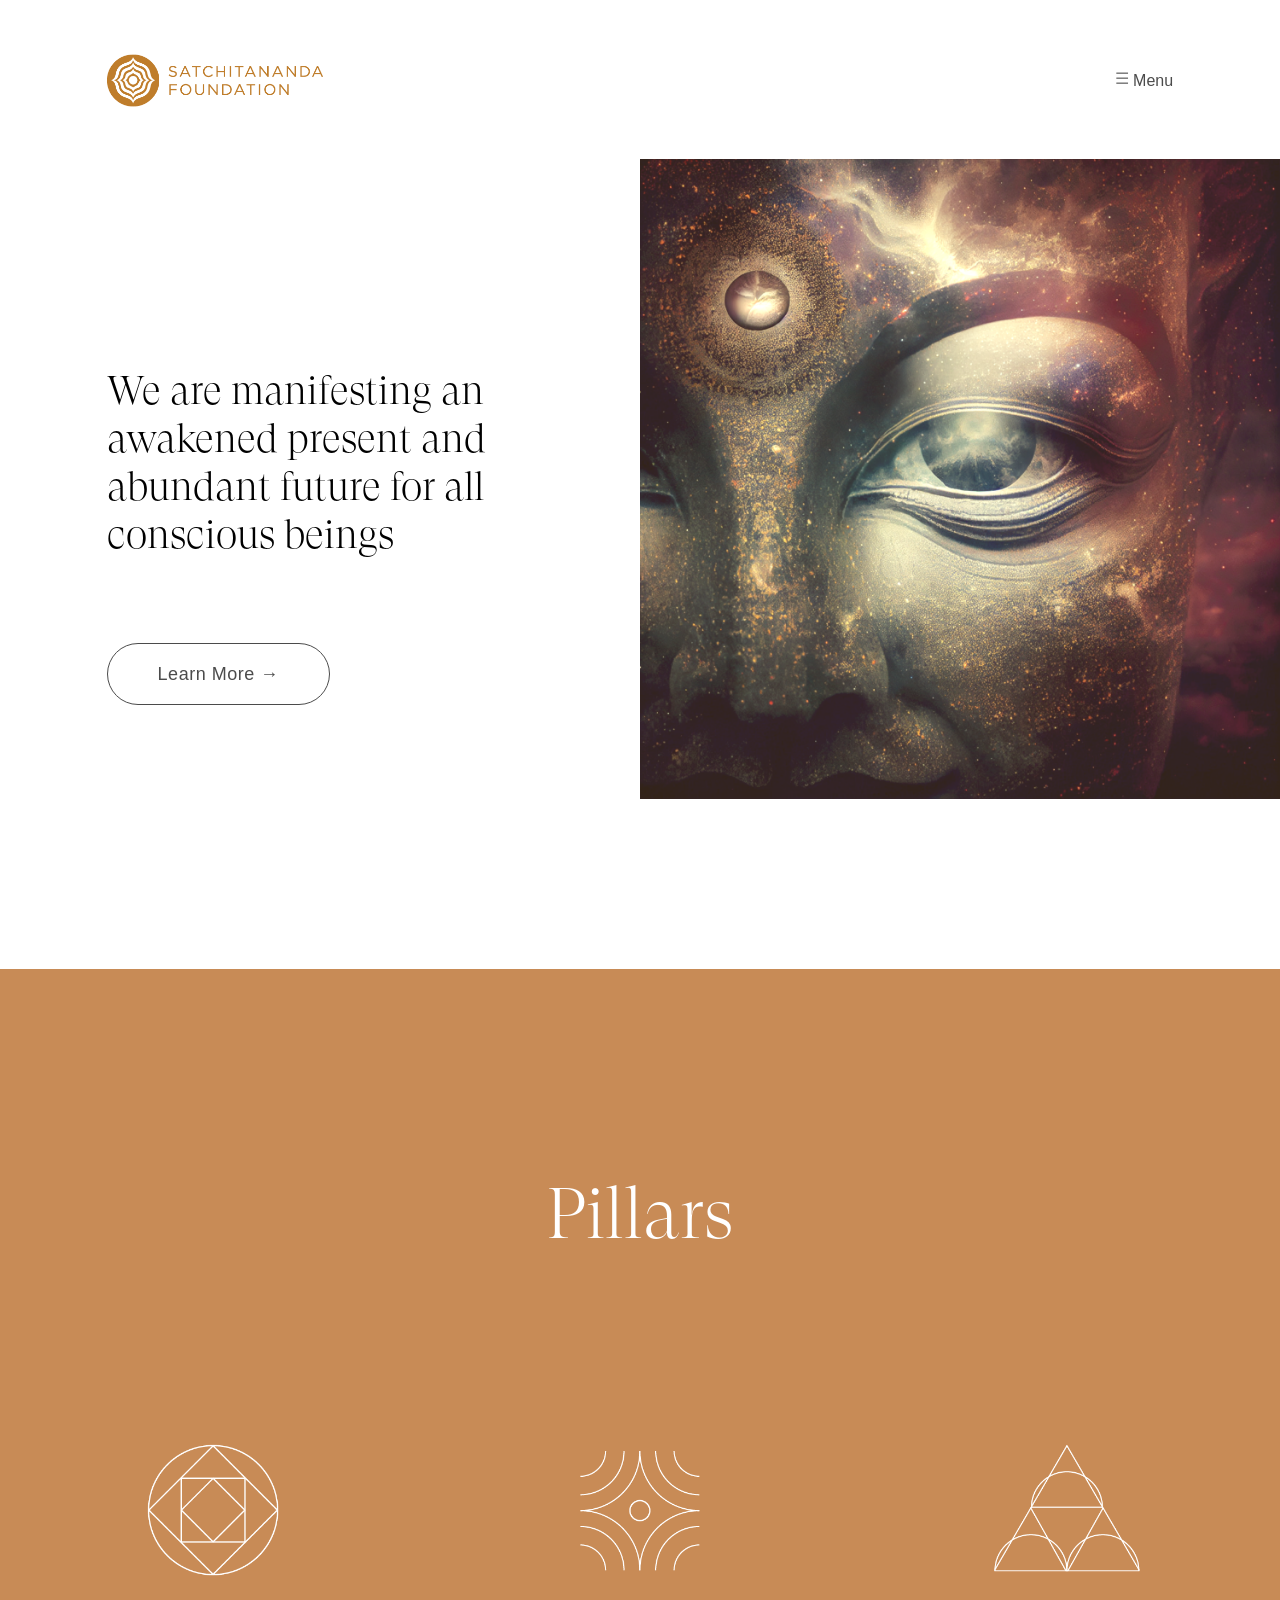
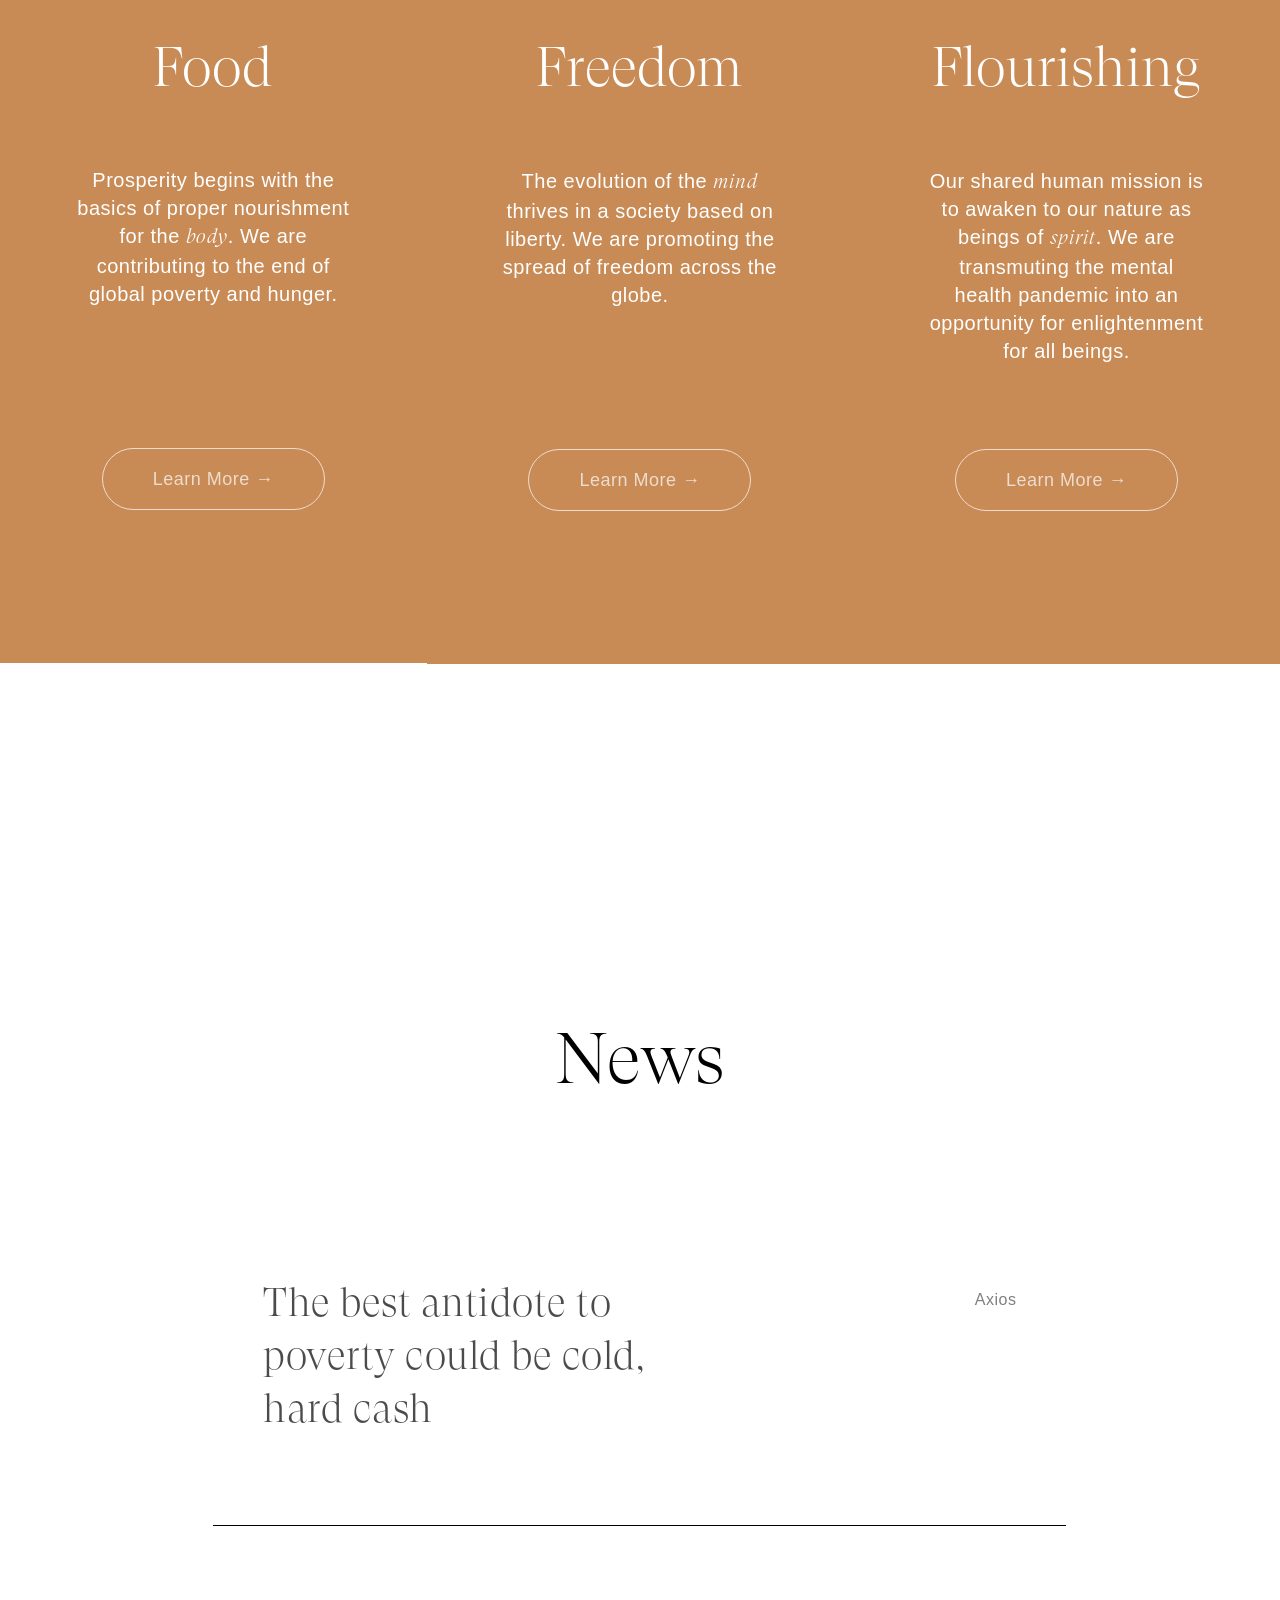
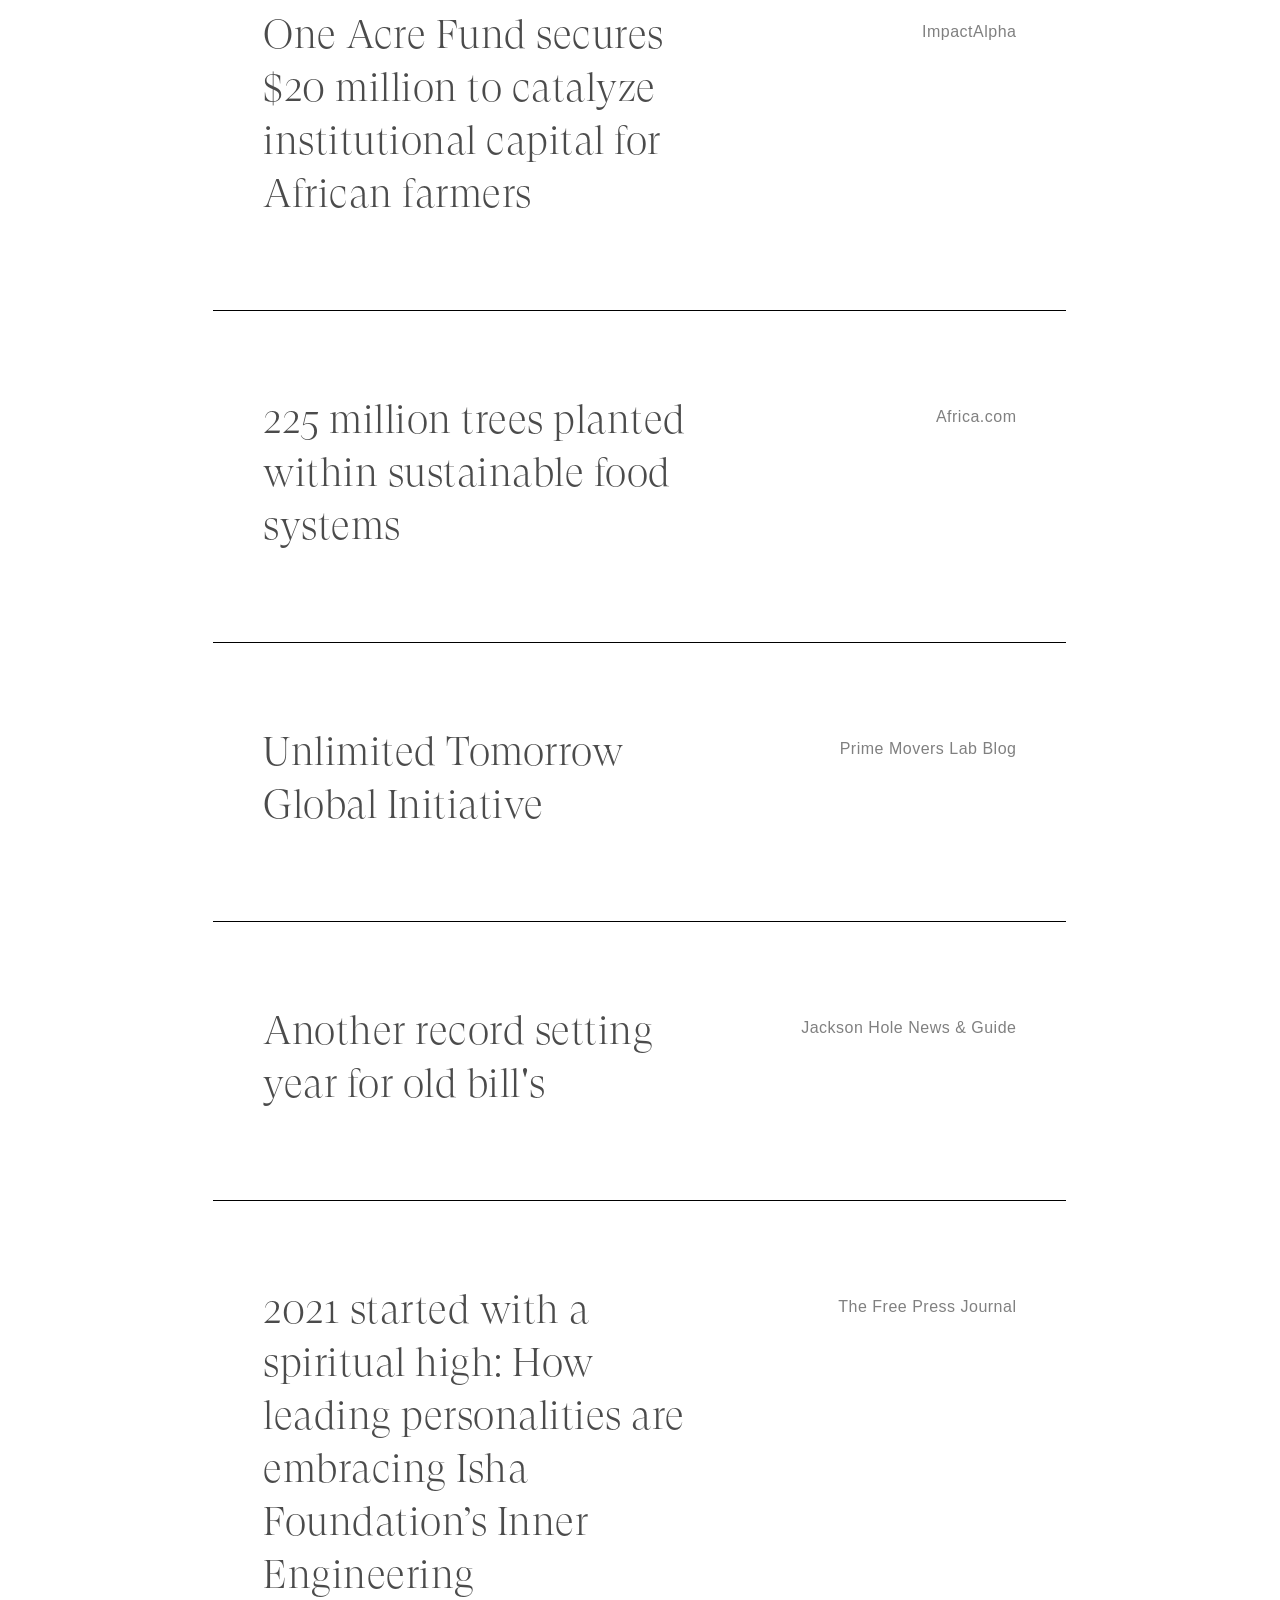
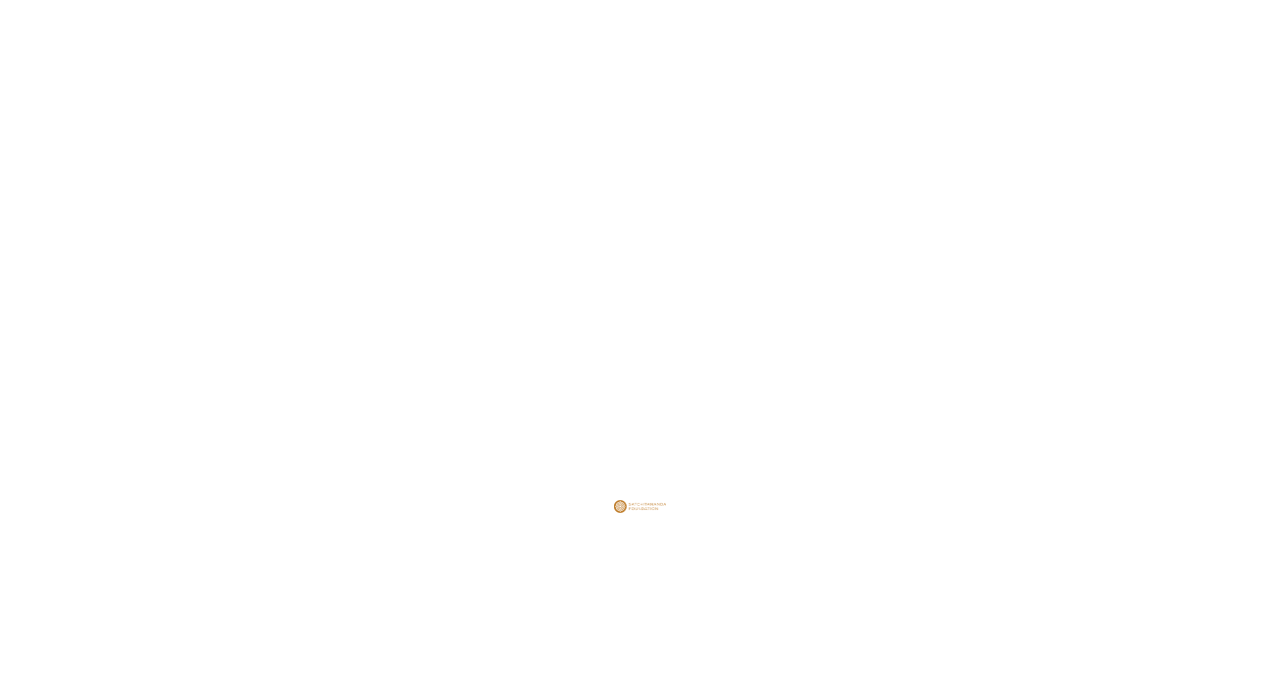
<file: test-1.html>
<!DOCTYPE HTML>
<html lang="en">
<head>
	<script>
		var host = "www.satchitananda.foundation"
		if (window.location.host == host && window.location.protocol != "https:") {window.location.protocol = "https:"}
	</script>

	<!-- 🌟 -->
	<title>Sat Chit Ananda Foundation</title>
	<meta name="description" content="Our shared human mission is to contribute to the end of global poverty and hunger, to promote the spread of freedom across the globe, and to awaken to our nature as beings of spirit, transmuting the mental health pandemic into an opportunity for enlightenment for all beings">

	<!-- Google / Search Engine Tags -->
	<meta itemprop="name" content="Sat Chit Ananda Foundation">
	<meta itemprop="description" content="Our shared human mission is to contribute to the end of global poverty and hunger, to promote the spread of freedom across the globe, and to awaken to our nature as beings of spirit, transmuting the mental health pandemic into an opportunity for enlightenment for all beings">
	<meta itemprop="image" content="https://www.satchitananda.foundation/img/thumbnail-og.png">
	<meta property="og:title" content="Sat Chit Ananda Foundation">
	<meta property="og:description" content="Our shared human mission is to contribute to the end of global poverty and hunger, to promote the spread of freedom across the globe, and to awaken to our nature as beings of spirit, transmuting the mental health pandemic into an opportunity for enlightenment for all beings">
	<meta property="og:image" content="https://www.satchitananda.foundation/img/thumbnail-og.png">
	<meta property="og:url" content="https://www.satchitananda.foundation">
	<meta name="twitter:card" content="summary_large_image">
	<meta name="twitter:title" content="Our shared human mission is to contribute to the end of global poverty and hunger, to promote the spread of freedom across the globe, and to awaken to our nature as beings of spirit, transmuting the mental health pandemic into an opportunity for enlightenment for all beings">
	<meta name="twitter:image" content="https://www.satchitananda.foundation/img/thumbnail-tw.png">
	<meta charset="utf-8">
	<meta name="viewport" content="width=device-width, initial-scale=1">

	<!-- Global site tag (gtag.js) - Google Analytics -->
	<script></script>

	<!-- Favicon -->
	<link rel="shortcut icon" type="image/x-icon" href="img/fav.png">

	<!-- Style Imports -->
	<link href="css/grid.css" rel="stylesheet">
	<link href="css/style.css" rel="stylesheet">

	<style>
		html, body {background-color: white;}
		#home-pillars-intro h2 {color: white;}
		#home-pillars-intro, .pillar-1, .pillar-2, .pillar-3 {background-color: #c88b56;}
		.overlay-content {top: 25%;} /* delete this line when blog is back in to move position up back to same place */
	</style>
</head>
<body>

	<!-- NAV -->
	<div id="myNav" class="overlay">
		<a href="javascript:void(0)" class="closebtn" onclick="closeNav()">&times;</a>
		<div class="overlay-content">
			<a href="index.html">Home</a>
			<a href="about.html">About</a>
			<a href="food.html">Food</a>
			<a href="freedom.html">Freedom</a>
			<a href="flourishing.html">Flourishing</a>
			<!--<a href="https://medium.com/the-immovable-movers">Blog</a>-->
		</div>
	</div>

	<!-- CONTENT -->
	<div class="container">
		<div class="row" id="nav">
			<div class="col-1"></div>
			<div class="col-5" id="imlogo">
				<a href="index.html" style="opacity: 1;"><img src="img/satchitananda-logo.png"></a>
			</div>
			<div class="col-5 right">
				<span onclick="openNav()" style="cursor:pointer;"><span style="top:-2px;">&#9776;</span> Menu</span>
			</div>
			<div class="col-1"></div>
		</div>
	</div>
	<div class="container">
		<div class="row" id="home-intro">
			<div class="col-1"></div>
			<div class="col-4">
				<h1 class="superlight">We are manifesting an awakened present and abundant future for all conscious beings</h1>
				<a href="about.html">Learn More →</a>
			</div>
			<div class="col-1"></div>
			<div class="col-6">
				<img src="img/hero-01.png" width="100%">
			</div>
		</div>
	</div>
	<div class="container center" id="home-pillars-intro">
		<div class="row">
			<div class="col-3"></div>
			<div class="col-6">
				<h2 class="superlight">Pillars</h2>
				<!--<p>Some text here lorem ipsum dolor sit are dolor eufiat nulla pariatur.</p>-->
			</div>
			<div class="col-3"></div>
		</div>
	</div>
	<div class="container center" id="home-pillars">
		<div class="row">
			<div class="col-4 pillar-1">
				<img src="img/pillar-food.png">
				<h3 class="superlight">Food</h3>
				<p>Prosperity begins with the basics of proper nourishment for the <em>body</em>. We are contributing to the end of global poverty and hunger.</p>
				<a href="food.html">Learn More →</a>
			</div>
			<div class="col-4 pillar-2">
				<img src="img/pillar-freedom.png">
				<h3 class="superlight">Freedom</h3>
				<p>The evolution of the <em>mind</em> thrives in a society based on liberty. We are promoting the spread of freedom across the globe.</p>
				<a href="freedom.html">Learn More →</a>
			</div>
			<div class="col-4 pillar-3">
				<img src="img/pillar-flourishing.png">
				<h3 class="superlight">Flourishing</h3>
				<p>Our shared human mission is to awaken to our nature as beings of <em>spirit</em>. We are transmuting the mental health pandemic into an opportunity for enlightenment for all beings.</p>
				<a href="flourishing.html">Learn More →</a>
			</div>
		</div>
	</div>
	<div class="container center" id="home-news">
		<div class="row home-news-intro">
			<div class="col-3"></div>
			<div class="col-6">
				<h2 class="superlight">News</h2>
				<!--<p>Some text here lorem ipsum dolor sit are dolor iolore eu fugiat nulla pariatur.</p>-->
			</div>
			<div class="col-3"></div>
		</div>
		<div class="row news-border-container">
			<div class="col-2"></div>
			<div class="col-5 left">
				<p class="news-title"><a class="superlight" href="https://www.axios.com/givedirectly-cash-aid-poverty-pandemic-5806c1e6-aaff-4b41-bc17-98514d4e2431.html" target="_blank">The best antidote to poverty could be cold, hard cash</a></p>
			</div>
			<div class="col-3 right">
				<p class="news-source">Axios</p>
			</div>
			<div class="col-2"></div>
		</div>
		<div class="row">
			<div class="col-2"></div>
			<div class="col-8 news-border"></div>
			<div class="col-2"></div>
		</div>
		<div class="row news-border-container">
			<div class="col-2"></div>
			<div class="col-5 left">
				<p class="news-title"><a class="superlight" href="https://impactalpha.com/one-acre-fund-secures-20-million-to-catalyze-institutional-capital-for-african-farmers" target="_blank">One Acre Fund secures $20 million to catalyze institutional capital for African farmers</a></p>
			</div>
			<div class="col-3 right">
				<p class="news-source">ImpactAlpha</p>
			</div>
			<div class="col-2"></div>
		</div>
		<div class="row">
			<div class="col-2"></div>
			<div class="col-8 news-border"></div>
			<div class="col-2"></div>
		</div>
		<div class="row news-border-container">
			<div class="col-2"></div>
			<div class="col-5 left">
				<p class="news-title"><a class="superlight" href="https://www.africa.com/225-million-trees-planted-within-sustainable-food-systems" target="_blank">225 million trees planted within sustainable food systems</a></p>
			</div>
			<div class="col-3 right">
				<p class="news-source">Africa.com</p>
			</div>
			<div class="col-2"></div>
		</div>
		<div class="row">
			<div class="col-2"></div>
			<div class="col-8 news-border"></div>
			<div class="col-2"></div>
		</div>
		<div class="row news-border-container">
			<div class="col-2"></div>
			<div class="col-5 left">
				<p class="news-title"><a class="superlight" href="https://medium.com/prime-movers-lab/unlimited-tomorrow-global-initiative-c8cdc839f33" target="_blank">Unlimited Tomorrow Global Initiative</a></p>
			</div>
			<div class="col-3 right">
				<p class="news-source">Prime Movers Lab Blog</p>
			</div>
			<div class="col-2"></div>
		</div>
		<div class="row">
			<div class="col-2"></div>
			<div class="col-8 news-border"></div>
			<div class="col-2"></div>
		</div>
		<div class="row news-border-container">
			<div class="col-2"></div>
			<div class="col-5 left">
				<p class="news-title"><a class="superlight" href="https://www.jhnewsandguide.com/news/town_county/local/another-record-setting-year-for-old-bills/article_1b489ef6-566a-5c36-bd68-8cf71f87dc6e.html" target="_blank">Another record setting year for old bill's</a></p>
			</div>
			<div class="col-3 right">
				<p class="news-source">Jackson Hole News & Guide</p>
			</div>
			<div class="col-2"></div>
		</div>
		<div class="row">
			<div class="col-2"></div>
			<div class="col-8 news-border"></div>
			<div class="col-2"></div>
		</div>
	<div class="row news-border-container">
			<div class="col-2"></div>
			<div class="col-5 left">
				<p class="news-title"><a class="superlight" href="https://www.freepressjournal.in/india/2021-started-with-a-spiritual-high-how-leading-personalities-are-embracing-isha-foundations-inner-engineering" target="_blank">2021 started with a spiritual high: How leading personalities are embracing Isha Foundation’s Inner Engineering</a></p>
			</div>
			<div class="col-3 right">
				<p class="news-source">The Free Press Journal</p>
			</div>
			<div class="col-2"></div>
		</div>
	</div>
	<!--
	<div class="container center" id="home-blog">
		<div class="row home-blog-intro">
			<div class="col-3"></div>
			<div class="col-6">
				<h2 class="superlight">Blog</h2>
				<p>Some text here lorem ipsum dolor sit amet, consectetur adipiscing elit, sed do eiusmod tempor incididunt ut labore et dolore magna aliqua. Ut enim ad minim veniam, quis nostrud exercitation ullamco laboris nisi ut aliquip ex ea commodo consequat. Duis aute irure dolor in reprehenderit in voluptate velit esse cillum dolore eu fugiat nulla pariatur.</p>
			</div>
			<div class="col-3"></div>
		</div>
		<div class="row">
			<div class="col-2"></div>
			<div class="col-6">
				<p class="blog-title superlight left">Lorem ipsum dolor sit amet</p>
			</div>
			<div class="col-2 right">
				<p class="blog-source">Aug 12, 2021</p>
			</div>
			<div class="col-2"></div>
		</div>
		<div class="row">
			<div class="col-2"></div>
			<div class="col-8 blog-border"></div>
			<div class="col-2"></div>
		</div>
		<div class="row">
			<div class="col-2"></div>
			<div class="col-6">
				<p class="blog-title superlight left">Lorem ipsum dolor sit amet</p>
			</div>
			<div class="col-2 right">
				<p class="blog-source">Aug 12, 2021</p>
			</div>
			<div class="col-2"></div>
		</div>
		<div class="row">
			<div class="col-2"></div>
			<div class="col-8 blog-border"></div>
			<div class="col-2"></div>
		</div>
		<div class="row">
			<div class="col-2"></div>
			<div class="col-6">
				<p class="blog-title superlight left">Lorem ipsum dolor sit amet</p>
			</div>
			<div class="col-2 right">
				<p class="blog-source">Aug 12, 2021</p>
			</div>
			<div class="col-2"></div>
		</div>
		<div class="row">
			<div class="col-2"></div>
			<div class="col-8 blog-border"></div>
			<div class="col-2"></div>
		</div>
	</div>
	-->
	<!-- FOOTER -->
	<div class="container center footer">
		<div class="row">
			<div class="col-12">
				<img src="img/satchitananda-logo.png" width="216">
			</div>
		</div>
	</div>
</body>

<script>
	/* Open */
	function openNav() {
		document.getElementById("myNav").style.display = "block";
	}

	/* Close */
	function closeNav() {
		document.getElementById("myNav").style.display = "none";
	}
</script>
	
</html>
</file>
<file: css/grid.css>
/**
*** SIMPLE GRID
*** (C) ZACH COLE 2016
**/

@font-face {
	font-family: 'SuperLight';
	src: url('../fonts/GT-Super-Display-Light.woff2') format('woff2'),
		 url('../fonts/GT-Super-Display-Light.woff') format('woff'),
		 url('../fonts/GT-Super-Display-Light.ttf') format('truetype'),
		 url('../fonts/GT-Super-Display-Light.otf') format('opentype');
}

@font-face {
	font-family: 'SuperBoldItalic';
	src: url('../fonts/GT-Super-Display-Bold-Italic.woff2') format('woff2'),
		 url('../fonts/GT-Super-Display-Bold-Italic.woff') format('woff'),
		 url('../fonts/GT-Super-Display-Bold-Italic.ttf') format('truetype'),
		 url('../fonts/GT-Super-Display-Bold-Italic.otf') format('opentype');
}

@font-face {
	font-family: 'SuperLightItalic';
	src: url('../fonts/GT-Super-Display-Light-Italic.woff2') format('woff2'),
		 url('../fonts/GT-Super-Display-Light-Italic.woff') format('woff'),
		 url('../fonts/GT-Super-Display-Light-Italic.ttf') format('truetype'),
		 url('../fonts/GT-Super-Display-Light-Italic.otf') format('opentype');
}

/* UNIVERSAL */

html, body {height: 100%; width: 100%; margin: 0; padding: 0; left: 0; top: 0; font-size: 100%;}

/* ROOT FONT STYLES */

* {font-family: Helvetica, sans-serif; color: black; line-height: 1.4; font-size: 1rem;}
.superlight {font-family: 'SuperLight', Georgia, serif; font-weight: 100;}
.superLlightitalic {font-family: 'SuperLightItalic', Georgia, serif; font-weight: 100; font-style: italic;}
.helve {font-family: Helvetica, sans-serif;}

/* TYPOGRAPHY */

h1 {font-size: 2.5rem;}
h2 {font-size: 2rem;}
h3 {font-size: 1.375rem;}
h4 {font-size: 1.125rem;}
h5 {font-size: 1rem;}
h6 {font-size: 0.875rem;}
p {font-size: 1.125rem; font-weight: 200; line-height: 1.8;}
.left {text-align: left;}
.right {text-align: right;}
.center {text-align: center; margin-left: auto; margin-right: auto;}
.justify {text-align: justify;}

/* ==== GRID SYSTEM ==== */

.container {width: 100%; margin-left: auto; margin-right: auto;}
.row {position: relative; width: 100%;}
.row [class^="col"] {float: left; min-height: 0.125rem;} /* margin: 0.5rem 2%; */

.col-1, .col-2, .col-3, .col-4, .col-5, .col-6, .col-7, .col-8, .col-9, .col-10, .col-11, .col-12 {width: 100%;}
.col-1-sm {width: 8.33%;}
.col-2-sm {width: 16.66%;}
.col-3-sm {width: 25%;}
.col-4-sm {width: 33.33%;}
.col-5-sm {width: 41.66%;}
.col-6-sm {width: 50%;}
.col-7-sm {width: 58.33%;}
.col-8-sm {width: 66.66%;}
.col-9-sm {width: 75%;}
.col-10-sm {width: 83.33%;}
.col-11-sm {width: 91.66%;}
.col-12-sm {width: 100%;}

.row::after {content: ""; display: table; clear: both;}
.hidden-sm {display: none;}

@media only screen and (min-width: 33.75em) { /* 540px */
	.container {width: 100%;}
}

@media only screen and (min-width: 45em) { /* 720px */
	.col-1 {width: 8.33%;}
	.col-2 {width: 16.66%;}
	.col-3 {width: 25%;}
	.col-4 {width: 33.33%;}
	.col-5 {width: 41.66%;}
	.col-6 {width: 50%;}
	.col-7 {width: 58.33%;}
	.col-8 {width: 66.66%;}
	.col-9 {width: 75%;}
	.col-10 {width: 83.33%;}
	.col-11 {width: 91.66%;}
	.col-12 {width: 100%;}
	.hidden-sm {display: block;}
}

@media only screen and (min-width: 60em) { /* 960px */
	.container {width: 100%;}
}
</file>
<file: css/style.css>
/* TYPOGRAPHY */

h1 {font-size: 4.5rem; line-height: 1.05; font-weight: 200;}
h3 {font-size: 1.375rem;}
h4 {font-size: 1.125rem; line-height: 1.4; letter-spacing: 0.5px; font-weight: 300;}
p {font-size: 1.25rem; line-height: 1.4; letter-spacing: 0.5px; margin: 0;}
p.small, a.small {font-size: 0.875rem;}

a {
	font-size: 1.25rem;
	line-height: 1.5;
	letter-spacing: 0.5px;
	text-decoration: none;
	border-bottom: 1px transparent solid;
	opacity: 0.7;
	-webkit-transition: opacity, border-bottom 1s ease-out;
	-moz-transition: opacity, border-bottom 1s ease-out;
	-o-transition: opacity, border-bottom 1s ease-out;
	transition: opacity, border-bottom 1s ease-out;
	color: black;
}
a:hover {opacity: 1;}
h1, p, a, a:hover; a:visited {color: black;}
strong {font-weight: bold; color: white; font-size: 1.25rem;}
em {font-family: 'SuperLightItalic', Georgia, serif; font-weight: 100; font-style: italic; color: white; font-size: 1.25rem;}
/* em {font-family: 'SuperBoldItalic', Georgia, serif; font-weight: 700; font-style: italic; color: white; font-size: 1.25rem;} */

#nav {padding-top: 50px;}
#nav span {font-family: Helvetica, sans-serif; font-size: 1rem; opacity: 0.7; position: relative; top: 20px;}
#nav span:hover {opacity: 1;}
#imlogo img {width: 216px;}

#home-intro {padding-top: 50px; height: 400px; min-height: 800px;}
#home-intro h1 {font-size: 2.5rem; line-height: 1.2; margin-bottom: 100px; margin-top: 200px;}
#home-intro a, #events-intro a {font-size: 1.125rem; border: 1px black solid; padding: 20px 50px; border-radius: 50px;}
#home-intro img {margin-top: -10px; max-width: 900px;}

#home-pillars-intro h2 {font-size: 4.5rem; margin-top: 200px; margin-bottom: -15px;}
#home-pillars-intro p {font-size: 1.25rem; margin-top: 60px; margin-bottom: 120px;}

#home-pillars {margin-right: 0; margin-right: 0;}
#home-pillars img {margin-top: 180px; max-width: 150px;}
#home-pillars h3 {font-size: 3.5rem; margin-top: 40px; color: white; padding-left: 75px; padding-right: 75px;}
#home-pillars p {margin-top: 40px; color: white; padding-left: 75px; padding-right: 75px; padding-bottom: 150px; height: 150px;}
#home-pillars a {font-size: 1.125rem; border: 1px white solid; padding: 20px 50px; border-radius: 50px; color: white;}
.pillar-1 {background-color: #386ea9;}
.pillar-2 {background-color: #c88b56;}
.pillar-3 {background-color: #4c6e62;}
#home-pillars .col-4 {padding-bottom: 170px;}

#home-news, #home-blog {background-color: white;}
#home-news h2, #home-blog h2 {font-size: 4.5rem; margin-top: 250px;}
#about-mission h2, #pillars-mission-text h2 {font-size: 4.5rem; margin-top: 100px;}
#home-news .news-source, #home-blog .blog-source {font-size: 1.25rem; margin-top: 60px;}
#home-news .news-title, #home-blog .blog-title {font-size: 3rem;}
p.news-title, .news-source {padding: 0 50px; margin: 0;}
p.news-title {font-size: 2.5rem; line-height: 1.1;}
.news-title a {font-size: 2.5rem; line-height: 1.1;}
#home-news .news-source, #home-blog .blog-source {color: gray; margin-top: 15px; font-size: 1rem;}
.news-border, .blog-border {border-bottom: 1px black solid; margin-top: 40px; margin-bottom: -20px;}
#home-news, #home-blog {margin-top: 100px;}
.news-border-container {padding-top: 100px; padding-bottom: 50px;}

.footer {margin-top: 300px; height: 350px;}
.footer img {padding-top: 150px; width: 52px;}

#about-intro {padding-top: 100px;}
#about-intro h1 {font-size: 2.5rem; margin-top: 50px;}
.about-outcomes {margin-top: 200px;}
.about-outcomes h2 {font-size: 4.5rem;}
.about-outcomes h3 {font-family: 'SuperLight', Georgia, serif; font-size: 2rem;}
.about-outcomes p {margin-top: 20px; margin-bottom: 120px; font-size: 1.125rem;}

.team h2 {font-size: 4.5rem; padding-bottom: 100px;}
.team h3 {font-size: 2.5rem; padding-bottom: 0; margin-bottom: 20px;}
.team .offset-left {position: relative; right: 50px;}
#about-intro-text p, .team p {font-size: 1.125rem;}
.team p+p {margin-top: 20px;}

/* NAV */

.overlay {height: 100%; width: 100%; display: none; position: fixed; z-index: 1; top: 0; left: 0; background: #c88b56; opacity: 0.96;}
.overlay-content {position: relative; top: 20%; width: 100%; text-align: center;} /* top: 15% if add Events */
.overlay a {padding: 10px; text-decoration: none; font-size: 3rem; color: white; display: block; transition: 0.3s; font-family: 'SuperLight', Georgia, serif; font-weight: 100;}
.overlay a:hover, .overlay a:focus {color: #f1f1f1;}
.overlay .closebtn {position: absolute; top: 25px; right: 160px; font-size: 4rem;}

#values-icons img {max-width: 120px;}
#values-icons p {padding-bottom: 0px;}
#quotes p {color: gray;}
.partners-logos img {margin: 0 50px; display: inline-block; max-width: 200px;}
.video-section {text-align: center;}
.video-section video {max-width: 800px; width: 100%; height: auto; border-radius: 8px;}
.video-section video:hover {opacity: 0.8; cursor: pointer;}

.rwd-desk {display: block;}
.rwd-mobi {display: none;}
.overlay .closebtn {right: 150px; opacity: 0.4;}

/* RWD	*/
@media screen and (max-height: 450px) {
	.overlay a {font-size: 2rem;}
	.overlay .closebtn {font-size: 40px; top: 15px; right: 35px;}
}

@media screen and (max-width: 1200px) {
	.overlay .closebtn {right: 75px;}
	#home-pillars h3 {font-size: 2rem; padding-left: 30px; padding-right: 30px;}
	#home-pillars p {font-size: 1rem; padding-left: 30px; padding-right: 30px;}
}

@media screen and (max-width: 900px) {
	#home-intro img {margin-top: 50px;}
	#home-intro h1 {margin-top: 100px;}
	#nav span {top: 10px;}
	.rwd-desk {display: none;}
	.rwd-mobi {display: block;}
	#pillars-mission-text p {padding-left: 50px; padding-right: 50px;}
	#imlogo img {width: 144px;}
	.footer img {width: 34px;}
	.overlay a {font-size: 20px;}
	 .video-section video {max-width: 80%; margin-top: 80px;}

@media screen and (max-width: 720px) {
	.overlay .closebtn {right: 50px;}
	#nav span {top: -40px; margin-right: 50px;}
	span#hamburger {margin-right: 0;}
	.news-source {padding-top: 50px;}
	#home-intro h1 {margin-top: 50px;}
	#nav a, #home-intro h1 {padding: 0 50px;}
	#home-intro a {margin-left: 50px;}
	#about-intro-text p, .about-outcomes h3, .about-outcomes p, .team h2, .team h3, .team p {padding-left: 50px; padding-right: 50px;}
	.team .offset-left {right: 0;}
	#home-pillars h3 {font-size: 3rem; padding-left: 75px; padding-right: 75px;}
	#home-pillars p {font-size: 1.25rem; padding-left: 75px; padding-right: 75px;}
}
</file>
<file: css/blank.css>
/* start mini simple grid - zach cole */

/* multiversal */
html, body, h1, h2, h3, h4, h5, h6, p {height: 100%; width: 100%; margin: 0; padding: 0; left: 0; top: 0; font-size: 100%;}

/* alignment */
.center {text-align: center; margin-left: auto; margin-right: auto;}
.vh-center {position: absolute; top: 50%; left: 50%; transform: translate(-50%, -50%);}

/* grid column */
.container {width: 90%; margin-left: auto; margin-right: auto;}
.row {position: relative; width: 100%;}
.row [class^="col"] {float: left; margin: 8px 2%; min-height: 2px;}

.col-05, .col-1, .col-2, .col-3, .col-4, .col-5, .col-6,
.col-7, .col-8, .col-9, .col-10, .col-11, .col-12 {width: 96%;}

.col-05-sm {width: 2.16%;}
.col-1-sm {width: 4.33%;}
.col-2-sm {width: 12.66%;}
.col-3-sm {width: 21%;}
.col-4-sm {width: 29.33%;}
.col-5-sm {width: 37.66%;}
.col-6-sm {width: 46%;}
.col-7-sm {width: 54.33%;}
.col-8-sm {width: 62.66%;}
.col-9-sm {width: 71%;}
.col-10-sm {width: 79.33%;}
.col-11-sm {width: 87.66%;}
.col-12-sm {width: 96%;}

.row::after {content: ""; display: table; clear: both;}
.hidden-sm {display: none;}

@media only screen and (min-width: 540px) {	/* 540px */
	.container {width: 80%;}
}

@media only screen and (min-width: 720px) {	/* 720px */
	.col-05 {width: 2.16%;}
	.col-1 {width: 4.33%;}
	.col-2 {width: 12.66%;}
	.col-3 {width: 21%;}
	.col-4 {width: 29.33%;}
	.col-5 {width: 37.66%;}
	.col-6 {width: 46%;}
	.col-7 {width: 54.33%;}
	.col-8 {width: 62.66%;}
	.col-9 {width: 71%;}
	.col-10 {width: 79.33%;}
	.col-11 {width: 87.66%;}
	.col-12 {width: 96%;}
	.hidden-sm {display: block;}
}

@media only screen and (min-width: 960px) { /* 960px */
	.container {width: 75%;}
}
/* end mini simple grid */

/* GLOBAL */
html {background: white;}
body {direction: ltr !important;}

/* HEADER IMG */
header {height: 100vh; padding-top: 40px; box-sizing: border-box; background-position: center; background-repeat: no-repeat; background-size: cover; border: 0; color: white;}
#header-home {background-image: url('../img/sky.jpg');}
</file>
